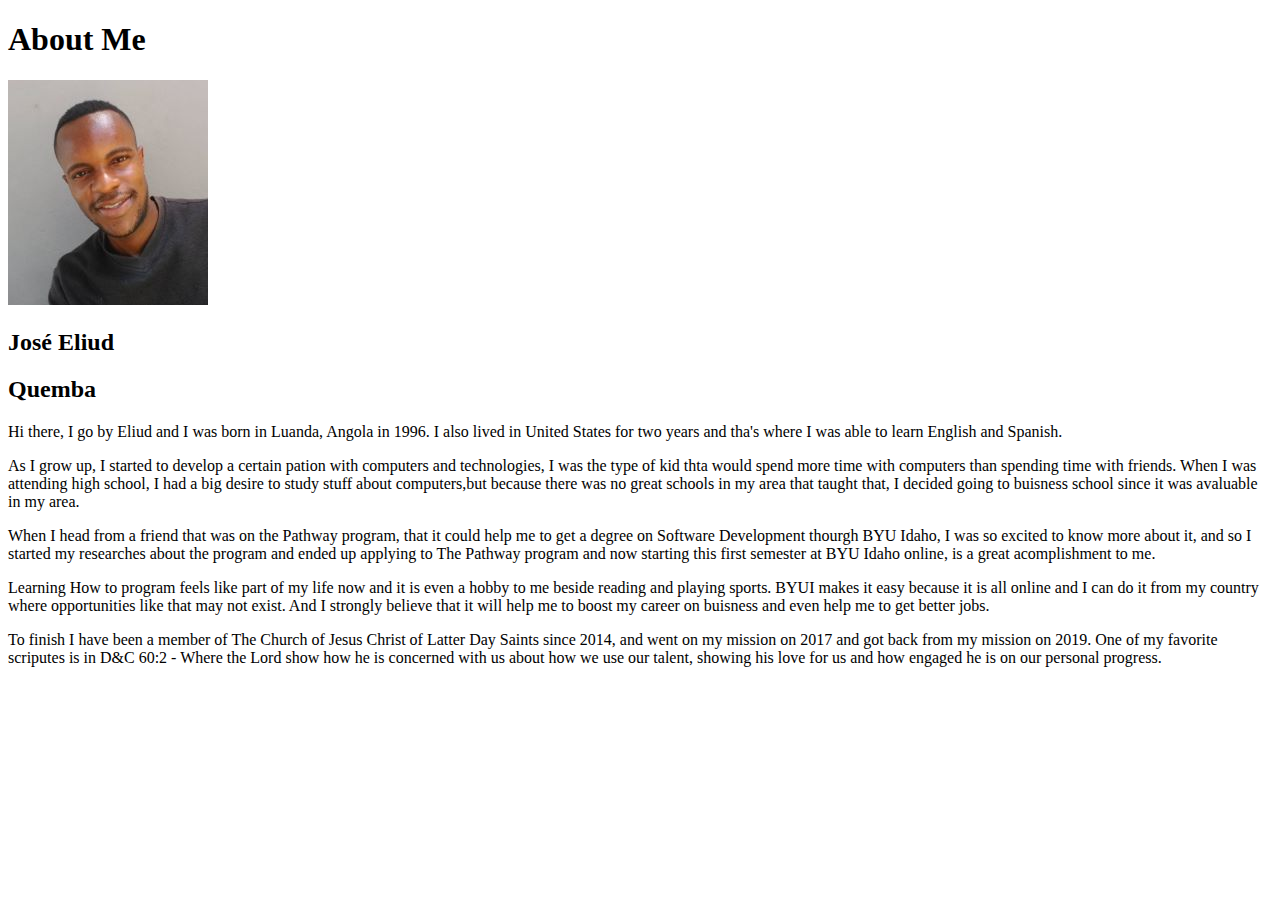
<file: AboutMe/index.html>
<!DOCTYPE html>
<html lang="en">
<head>
    <meta charset="UTF-8">
    <meta http-equiv="X-UA-Compatible" content="IE=edge">
    <meta name="viewport" content="width=device-width, initial-scale=1.0">
    <title>All About Me</title>
</head>
<body>
    <h1>About Me</h1>
    <img
    src="images/Eliud.jpg"
    alt="Image of me"
    />
    <h2>José Eliud</h2>
    <h2>Quemba</h2>
    <p>Hi there, I go by Eliud and I was born in Luanda, Angola in 1996. I also lived in 
    United States for two years and tha's where I was able to learn English and Spanish.</p>
    <p>As I grow up, I started to develop a certain pation with computers and technologies, I 
    was the type of kid thta would spend more time with computers than spending time with friends. 
    When I was attending high school, I had a big desire to study stuff about computers,but 
    because there was no great schools in my area that taught that, I decided going to buisness
    school since it was avaluable in my area.</p>
    <p>When I head from a friend that was on the Pathway program, that it could help me to get a 
    degree on Software Development thourgh BYU Idaho, I was so excited to know more about it, 
    and so I started my researches about the program and ended up applying to The Pathway 
    program and now starting this first semester at BYU Idaho online, is a great acomplishment 
    to me.</p>
    <p>Learning How to program feels like part of my life now and it is even a hobby to me beside 
    reading and playing sports. BYUI makes it easy because it is all online and I can do it from
    my country where opportunities like that may not exist. And I strongly believe that it will
    help me to boost my career on buisness and even  help me to get better jobs.</p>
    <p>To finish I have been a member of The Church of Jesus Christ of Latter Day Saints since 2014,
    and went on my mission on 2017 and got back from my mission on 2019. One of my favorite scriputes
    is in D&C 60:2 - Where the Lord show how he is concerned with us about how we use our talent, 
    showing his love for us and how engaged he is on our personal progress.
    </p>    
</body>
</html>
</file>
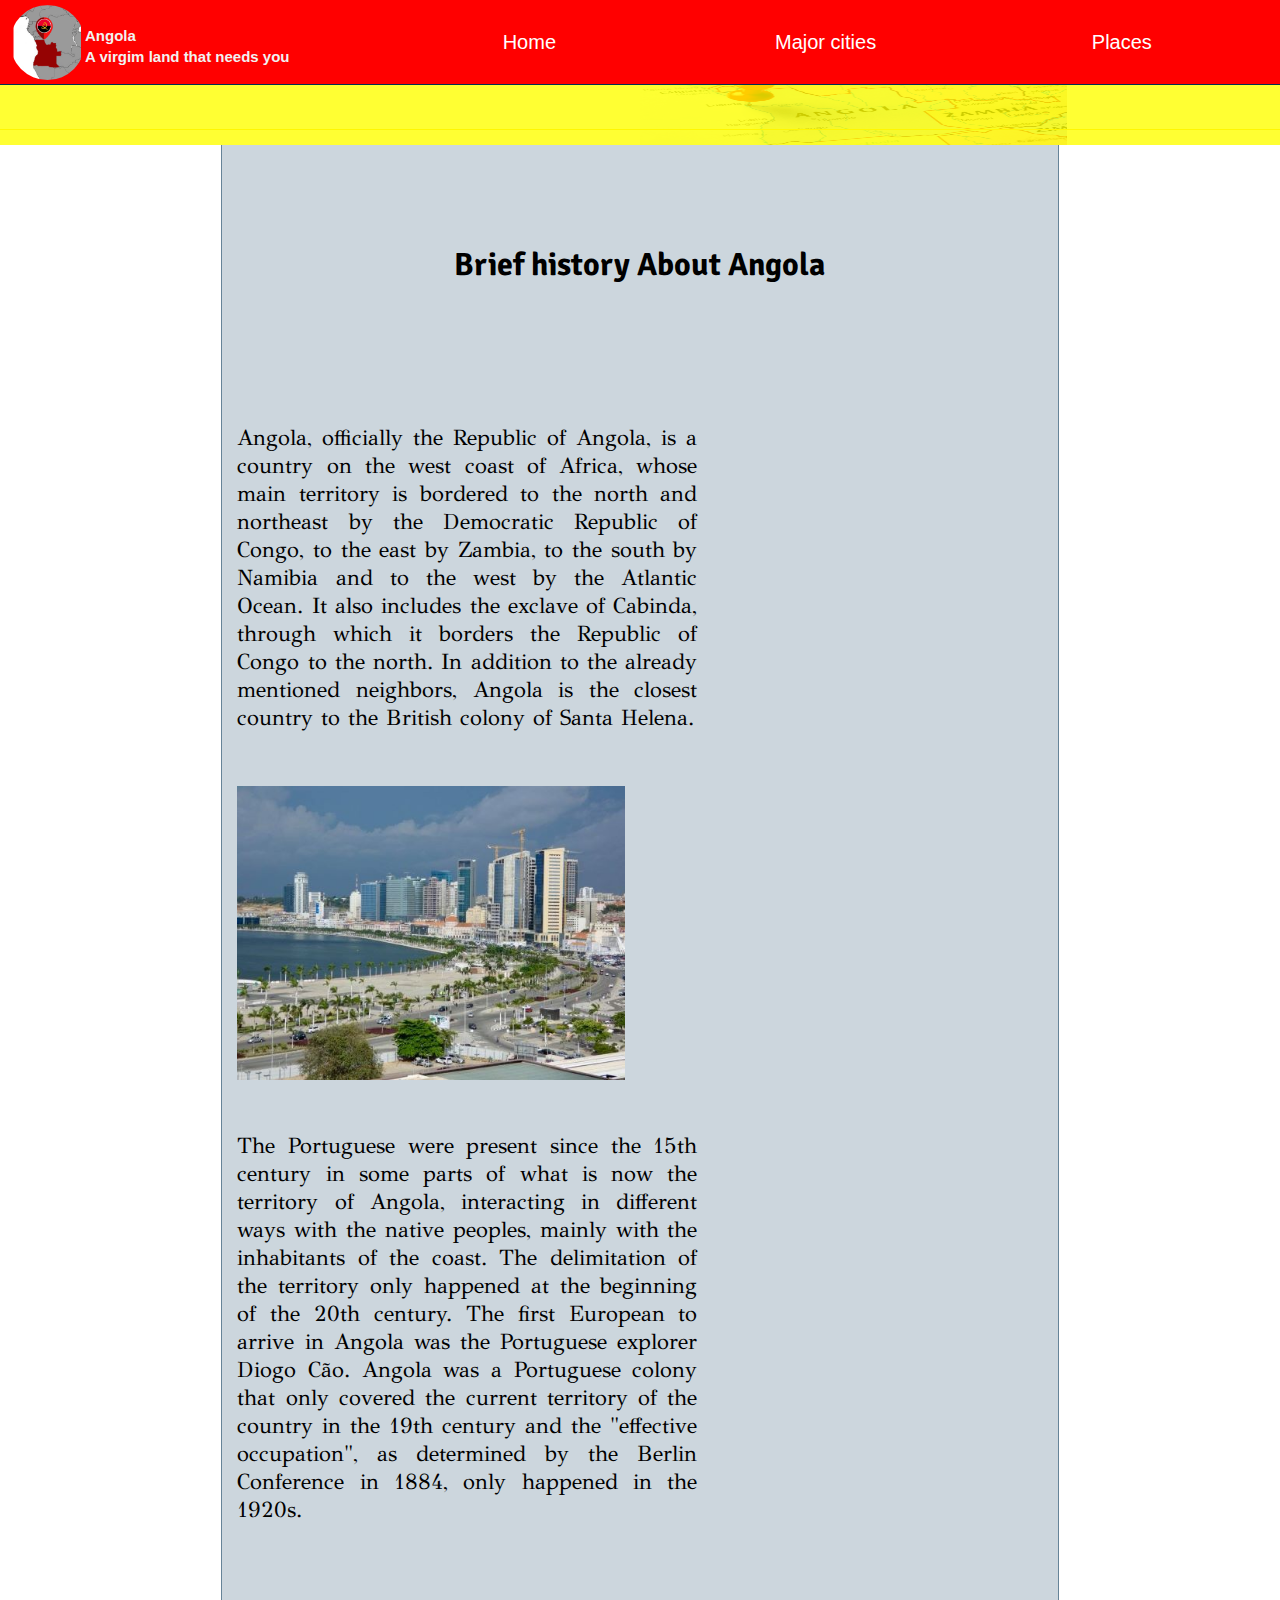
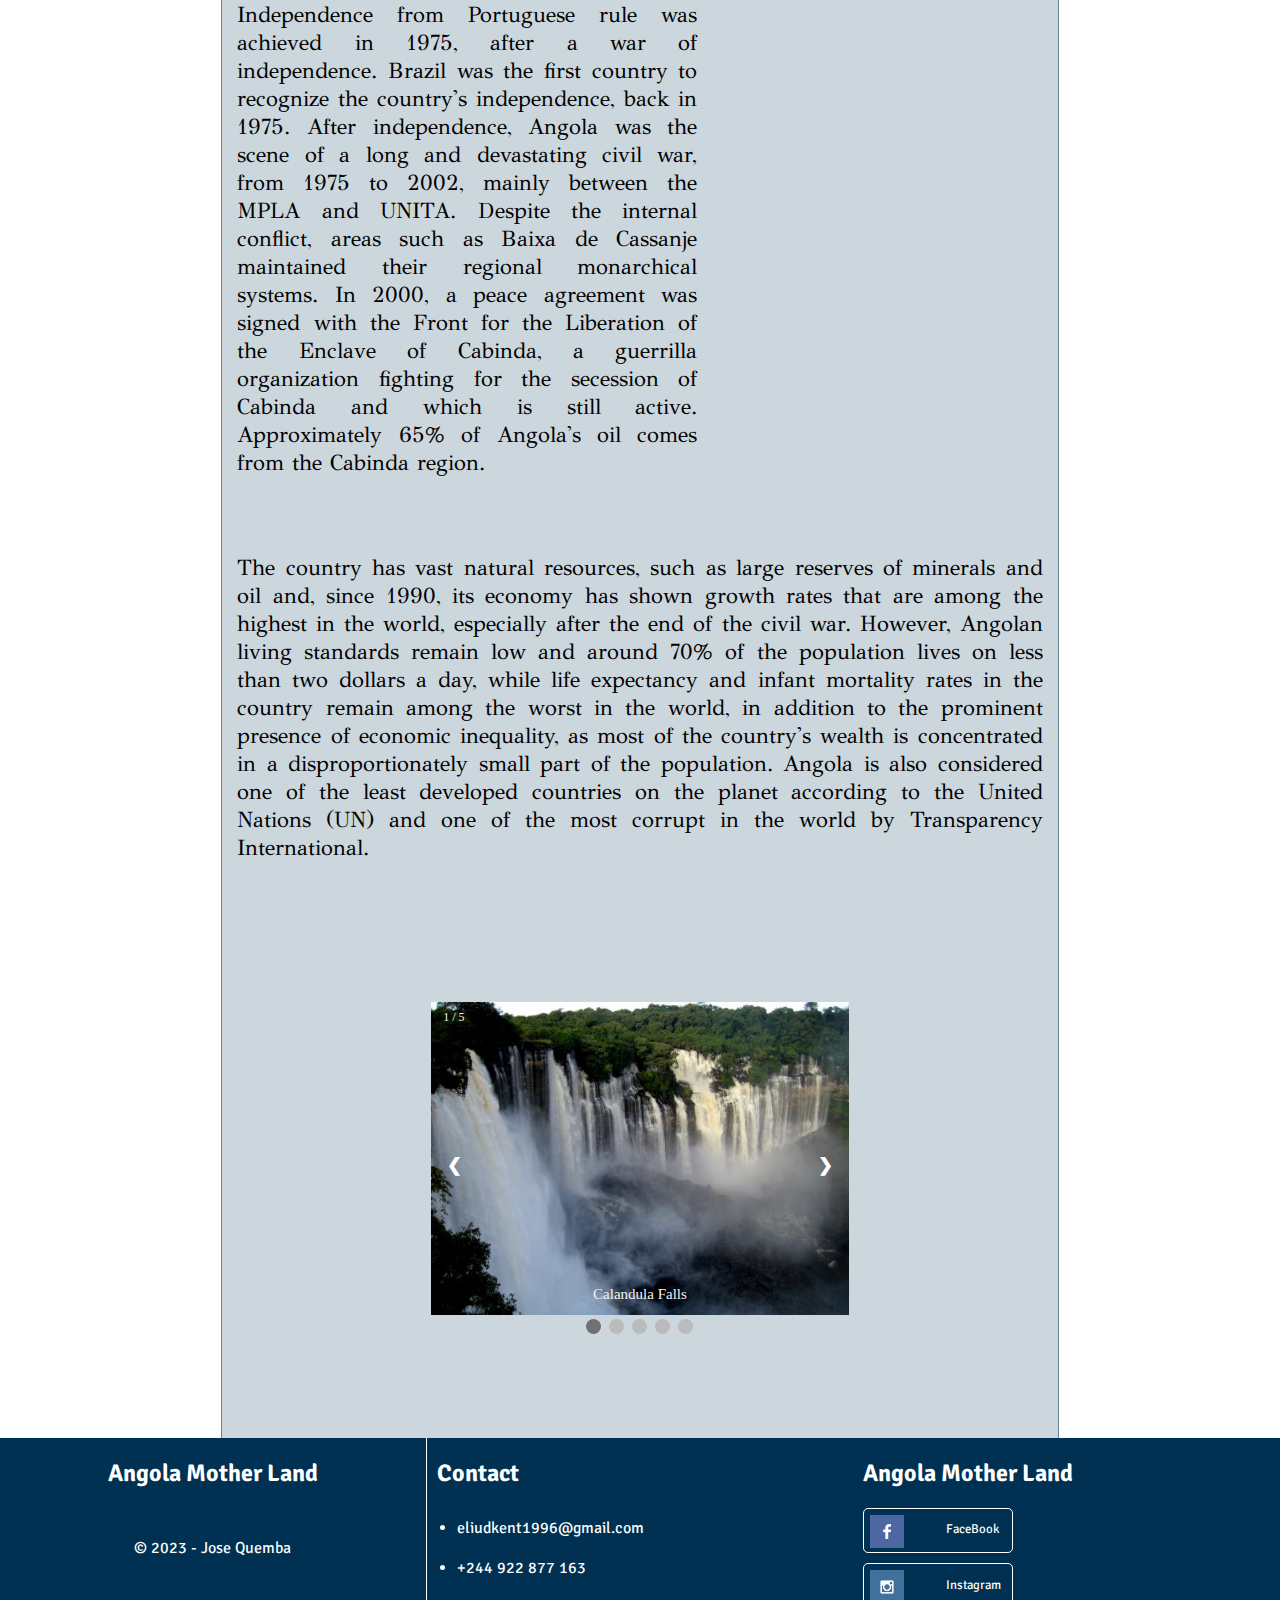
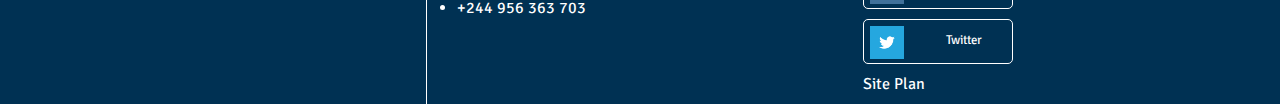
<file: ANG/index.html>
<!DOCTYPE html>
<html lang="en">
<head>
    <meta charset="UTF-8">
    <meta name="viewport" content="width=device-width, initial-scale=1.0">
    <title>Home</title>
    <link rel="stylesheet" href="styles/styles.css">
</head>
<body>
    <div class="whole-page">
        <header>
            <nav>
                <a href="index.html">
                    <img class="logo-Angola" src="images/LOGO_Angola_heart_of_Africa.png" alt="LOGO_Angola_heart_of_Africa">
                </a>

                <div>
                    <h2>Angola</h2>
                    <h2>A virgim land that needs you</h2>
                </div>

                <a href="index.html">Home</a>

                <a href="major-cities.html">Major cities</a>

                <a href="places.html">Places</a>
            </nav>

            <div class="lower-bar"></div>

            <img class="trasparent-map" src="images/map-img.png" alt="angolan map">
        </header>
        
        <main class="main-items">
            <h1>Brief history About Angola</h1>

            <p class="p-1">Angola, officially the Republic of Angola, is a country on the west coast of Africa, whose main 
                territory is bordered to the north and northeast by the Democratic Republic of Congo, to the east 
                by Zambia, to the south by Namibia and to the west by the Atlantic Ocean. It also includes the 
                exclave of Cabinda, through which it borders the Republic of Congo to the north. In addition to 
                the already mentioned neighbors, Angola is the closest country to the British colony of Santa Helena. 
            </p>

            <img src="images/Homeoptimizada-postedbytravel2unlimited.combarraangola-luanda-exploring-the-city.jpg" 
            alt="Luanda, posted by travel2unlimited.combarraangola-luanda-exploring-the-city">

            <p class="p-2">
                The Portuguese were present since the 15th century in some parts of what is now the territory 
                of Angola, interacting in different ways with the native peoples, mainly with the inhabitants of 
                the coast. The delimitation of the territory only happened at the beginning of the 20th century. 
                The first European to arrive in Angola was the Portuguese explorer Diogo Cão. Angola was a 
                Portuguese colony that only covered the current territory of the country in the 19th century and 
                the "effective occupation", as determined by the Berlin Conference in 1884, only happened in the 1920s.
            </p>

            <p class="p-3">
                Independence from Portuguese rule was achieved in 1975, after a war of independence. Brazil was 
                the first country to recognize the country's independence, back in 1975. After independence, 
                Angola was the scene of a long and devastating civil war, from 1975 to 2002, mainly between the 
                MPLA and UNITA. Despite the internal conflict, areas such as Baixa de Cassanje maintained their 
                regional monarchical systems. In 2000, a peace agreement was signed with the Front for the 
                Liberation of the Enclave of Cabinda, a guerrilla organization fighting for the secession of Cabinda 
                and which is still active. Approximately 65% of Angola's oil comes from the Cabinda region.
            </p>

            <p class="p-4">
                The country has vast natural resources, such as large reserves of minerals and oil and, since 1990, 
                its economy has shown growth rates that are among the highest in the world, especially after the end 
                of the civil war. However, Angolan living standards remain low and around 70% of the population 
                lives on less than two dollars a day, while life expectancy and infant mortality rates in the 
                country remain among the worst in the world, in addition to the prominent presence of economic 
                inequality, as most of the country's wealth is concentrated in a disproportionately small part of 
                the population. Angola is also considered one of the least developed countries on the planet 
                according to the United Nations (UN) and one of the most corrupt in the world by Transparency 
                International.
            </p>
        </main>

        <div class="slide">
            <div id="slideshow-container">
                <div class="mySlides fade">
                    <div class="numbertext">1 / 5</div>
                    <img src="images/places1-optimizado.jpg" alt="Calandula Falls">
                    <div class="text">Calandula Falls</div>
                </div>

                <div class="mySlides fade">
                    <div class="numbertext">2 / 5</div>
                    <img src="images/places2-optimizado.jpg" alt="Viewpoint of the Moon">
                    <div class="text">Viewpoint of the Moon</div>
                </div>

                <div class="mySlides fade">
                    <div class="numbertext">3 / 5</div>
                    <img src="images/places3-optimizado.jpg" alt="Quissama">
                    <div class="text">Quissama, Kissama or Kisama</div>
                </div>

                <div class="mySlides fade">
                    <div class="numbertext">4 / 5</div>
                    <img src="images/places4-optimizado.jpg" alt="Serra da Leba">
                    <div class="text">Serra da Leba</div>
                </div>

                <div class="mySlides fade">
                    <div class="numbertext">5 / 5</div>
                    <img src="images/places5-optimizado.jpg" alt="Tundavala Gap">
                    <div class="text">Tundavala Gap</div>
                </div>
                
                <!-- Next and previous buttons -->
                <a class="prev" onclick="plusSlides(-1)">❮</a>
                <a class="next" onclick="plusSlides(1)">❯</a>
            </div>
        
            <!-- The dots/circles -->
            <div style="text-align:center">
                <span class="dot" onclick="currentSlide(1)"></span>
                <span class="dot" onclick="currentSlide(2)"></span>
                <span class="dot" onclick="currentSlide(3)"></span>
                <span class="dot" onclick="currentSlide(4)"></span>
                <span class="dot" onclick="currentSlide(5)"></span>
            </div>
        </div>

        <footer>
            <div class="footer-1">
                <h2 class="footer-Angola">Angola Mother Land</h2>
                <p>&copy; 2023 - Jose Quemba</p>
            </div>
            <div class="footer-2">
                <h2 class="footer-Contact">Contact</h2>
                <ul>
                    <li>eliudkent1996@gmail.com</li>
                    <li>+244 922 877 163</li>
                    <li>+244 956 363 703</li>
                </ul>
            </div>
            <div class="footer-3">
                <h2 class="Social-media">Angola Mother Land</h2>

                <div class="facebook-bottom">
                    <a href="https://web.facebook.com/jose.eliud.79" target="_blank">
                        <img src="images/facebook.png" alt="facebook icon">
                    </a>
                    <a href="https://web.facebook.com/jose.eliud.79" target="_blank">
                        <p>FaceBook</p>
                    </a>
                </div>

                <div class="instagram-bottom">
                    <a href="https://www.instagram.com/jose.eliud.79/" target="_blank">
                        <img src="images/instagram.png" alt="instagram icon">
                    </a>
                    <a href="https://www.instagram.com/jose.eliud.79/" target="_blank">
                        <p>Instagram</p>
                    </a>
                </div>

                <div class="twitter-bottom">
                    <a href="https://twitter.com" target="_blank">
                        <img src="images/twitter.png" alt="twitter icon">
                    </a>
                    <a href="https://twitter.com" target="_blank">
                        <p>Twitter</p>
                    </a>
                </div>

                <div class="site-plan">
                    <a href="site-plan.html" target="_blank">Site Plan</a>
                </div>
            </div>
        </footer>
    </div>
    
    <script>
        let slideIndex = 1;
        showSlides(slideIndex);
        
        function plusSlides(n) {
          showSlides(slideIndex += n);
        }
        
        function currentSlide(n) {
          showSlides(slideIndex = n);
        }
        
        function showSlides(n) {
          let i;
          let slides = document.getElementsByClassName("mySlides");
          let dots = document.getElementsByClassName("dot");
          if (n > slides.length) {slideIndex = 1}    
          if (n < 1) {slideIndex = slides.length}
          for (i = 0; i < slides.length; i++) {
            slides[i].style.display = "none";  
          }
          for (i = 0; i < dots.length; i++) {
            dots[i].className = dots[i].className.replace(" active", "");
          }
          slides[slideIndex-1].style.display = "block";  
          dots[slideIndex-1].className += " active";
        }
    </script>
</body>
</html>
</file>
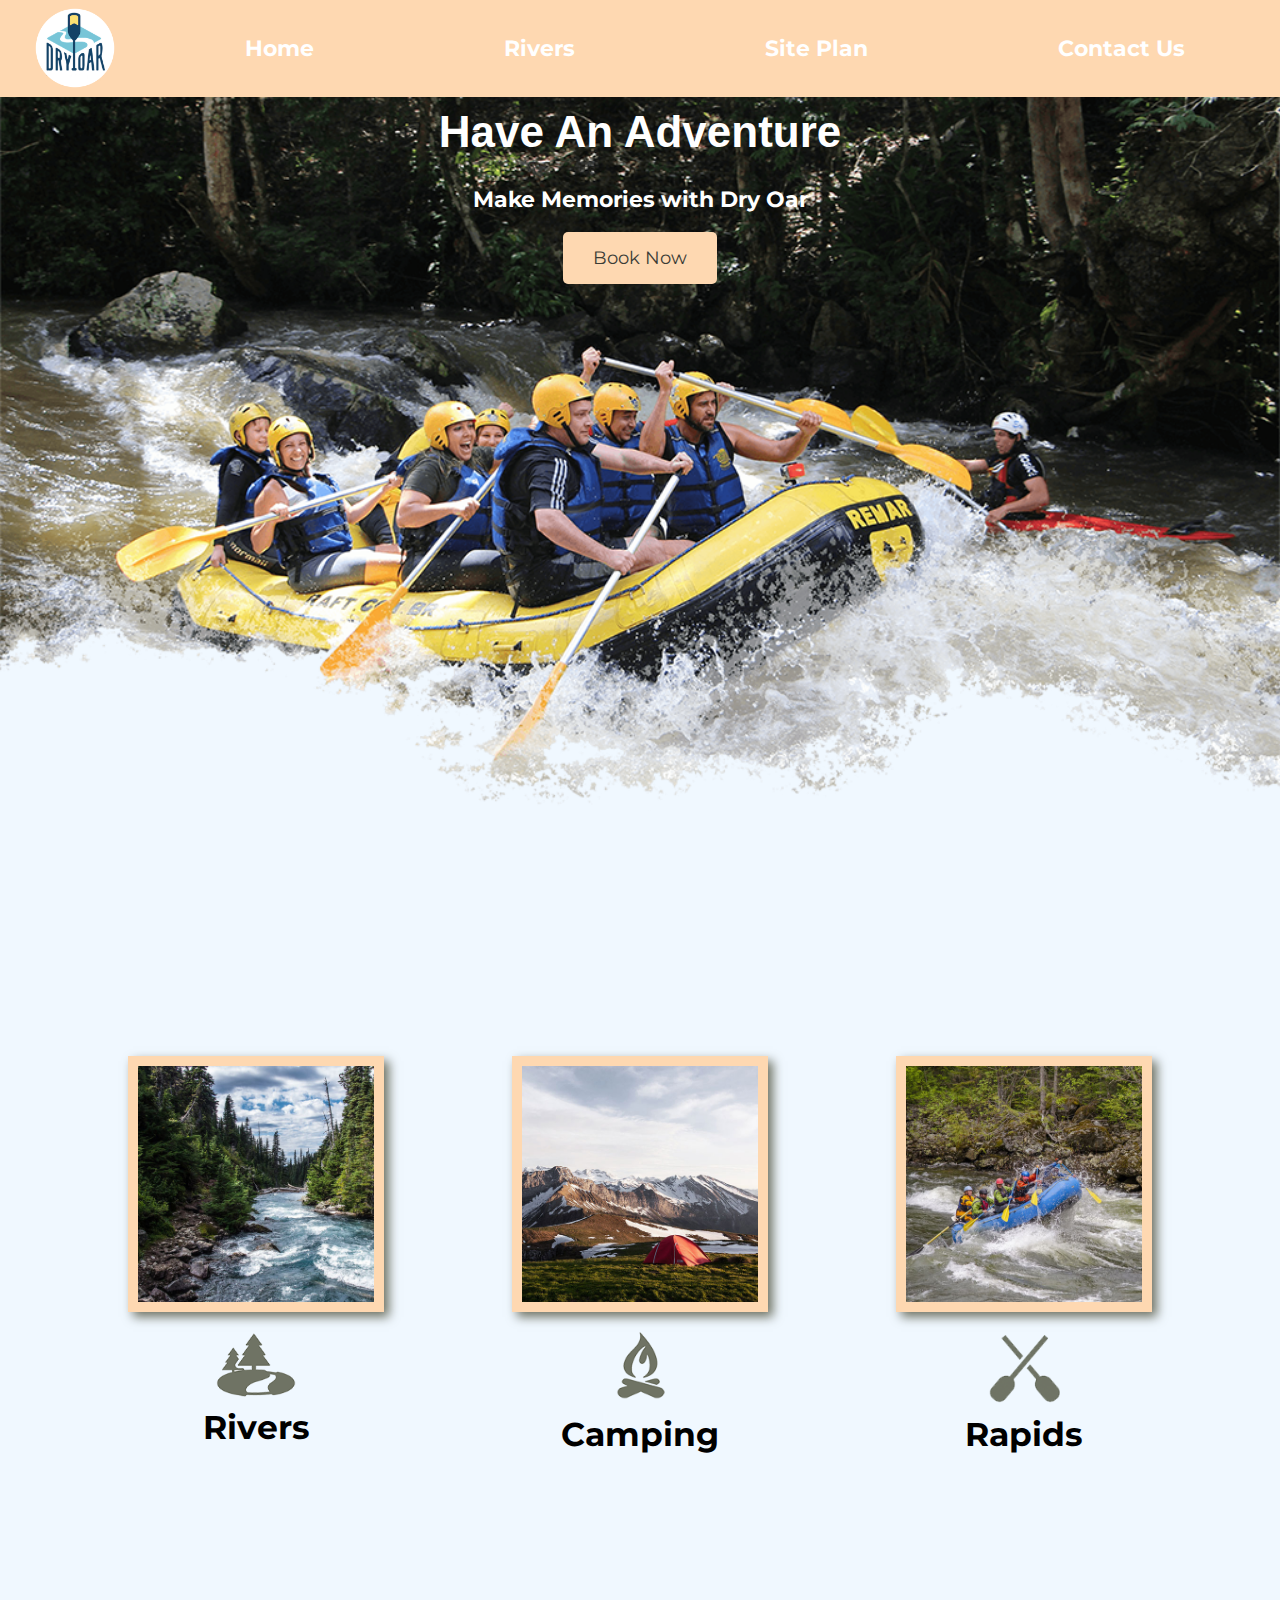
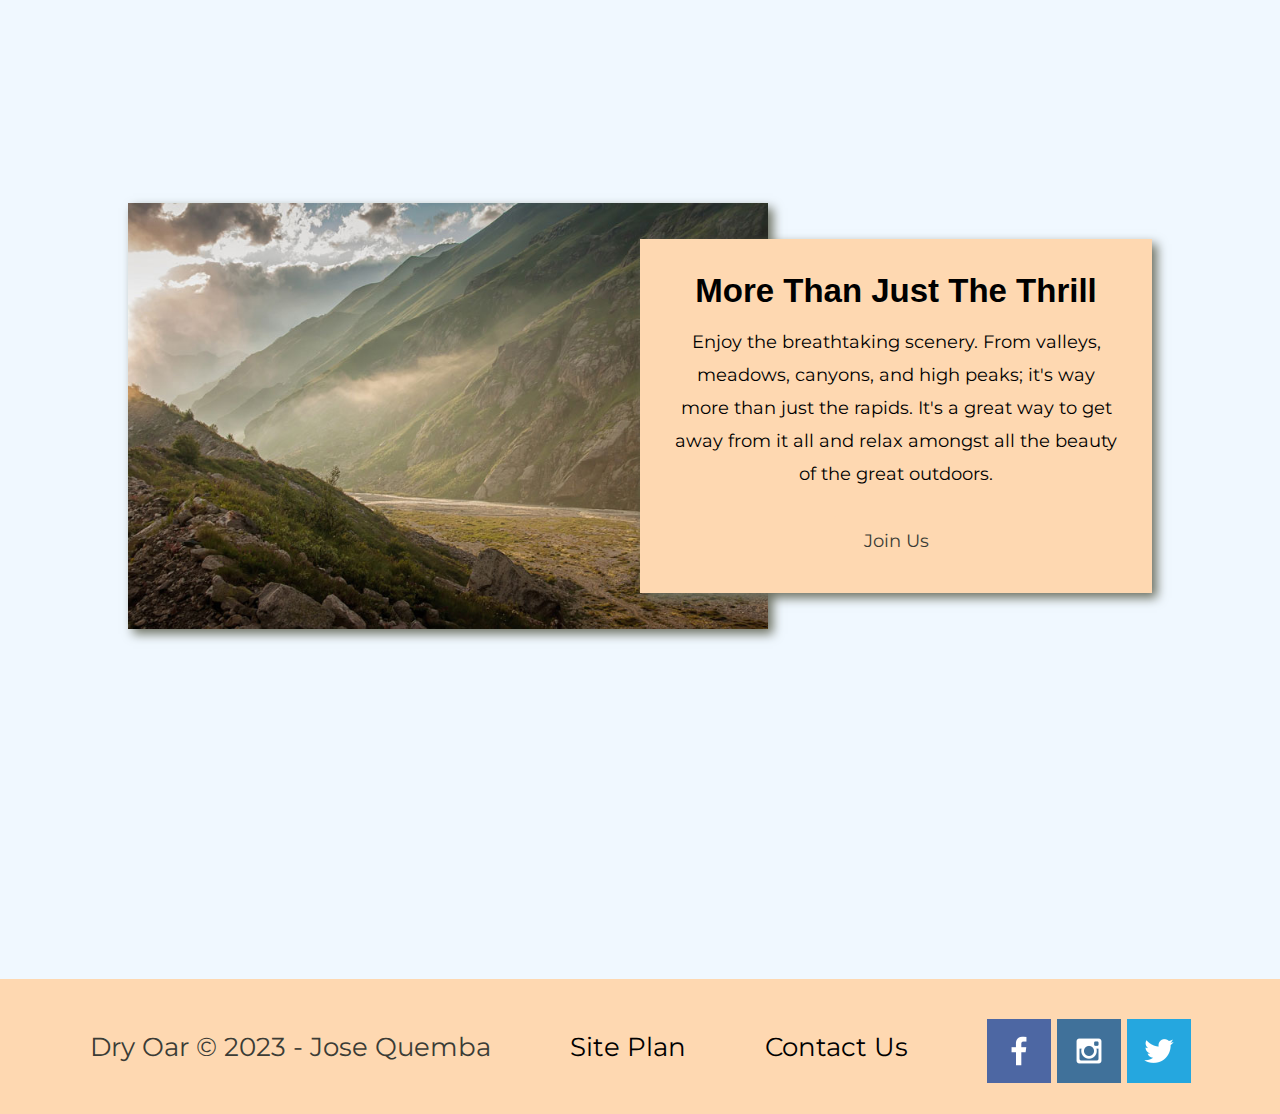
<file: wwr/index.html>
<!DOCTYPE html>
<html lang="en">
<head>
    <meta charset="UTF-8">
    <meta http-equiv="X-UA-Compatible" content="IE=edge">
    <meta name="viewport" content="width=device-width, initial-scale=1.0">
    <title>rivers</title>
    <link rel="stylesheet" href="styles/style.css">
</head>
<body>
    <div id="content">
        <header>
            <a id="logo_link" href="index.html"> 
                <img class="logo" src="images/logo.png" alt="Dry Oar Logo">
            </a>
            <nav>
                <a href="index.html"><strong>Home</strong></a>
                <a href="rivers.html"><strong>Rivers</strong></a>
                <a href="https://josequemba.github.io/wdd130/wwr/site-plan-rafting.html"><strong>Site Plan</strong></a>
                <a href="contactus.html"><strong>Contact Us</strong></a>
            </nav>
        </header>
        <div id="hero">
            <div id="hero-box">
                <img id="hero-img" src="images/hero.png" 
                alt="People enjoying white water rafting">
            </div>
            <section id="hero-msg">
                <h1 class="home-title">Have An Adventure</h1> 
                <h4>Make Memories with Dry Oar</h4>
                <div class="button-box">
                    <a class="book" href="contactus.html">Book Now</a>
                </div>
            </section>
        </div>
        <main class="home-grid">
            <section class="rivers-card">
                <img class="card-img" src="images/rivers.jpg" alt="river in forest">
                <img class="icon" src="images/river_icon.png" alt="river icon">
                <h2>Rivers</h2>
            </section>
            <section class="camping-card">
                <img class="card-img" src="images/camping.jpg" alt="tent in mountains">
                <img class="icon" src="images/fire_icon.png" alt="fire icon">
                <h2>Camping</h2>
            </section>
            <section class="rapids-card">
                <img class="card-img" src="images/rapids.jpg" alt="rafting boat">
                <img class="icon" src="images/oars.png" alt="oars icon">
                <h2>Rapids</h2>
            </section>
            <div id="background"></div>
            <img class="mountains" src="images/mountains.jpg" alt="Misty mountains">
            <section class="msg">
                <h2>More Than Just The Thrill</h2>
                <p>Enjoy the breathtaking scenery. From valleys, meadows, canyons, and high peaks; it's way more than just the rapids. It's a great way to get away from it all and relax amongst all the beauty of the great outdoors. </p>
                <a class='join' href="rivers.html">Join Us</a>
            </section>
        </main>
        <footer>
            <p>Dry Oar &copy; 2023 - Jose Quemba</p>
            <p><a href="site-plan-rafting.html">Site Plan</a></p>
            <p><a href="contactus.html">Contact Us</a></p>
            <div class="social">
                <a href="https://web.facebook.com/jose.eliud.79" target="_blank">
                    <img src="images/facebook.png" alt="Facebook icon">
                </a>
                <a href="https://www.instagram.com/jose.eliud.79/" target="_blank">
                    <img src="images/instagram.png" alt="Instagram icon">
                </a>
                <a href="https://twitter.com" target="_blank">
                    <img src="images/twitter.png" alt="WhatsApp icon">
                </a>
            </div>
        </footer>
    </div>
</body>
</html>
</file>
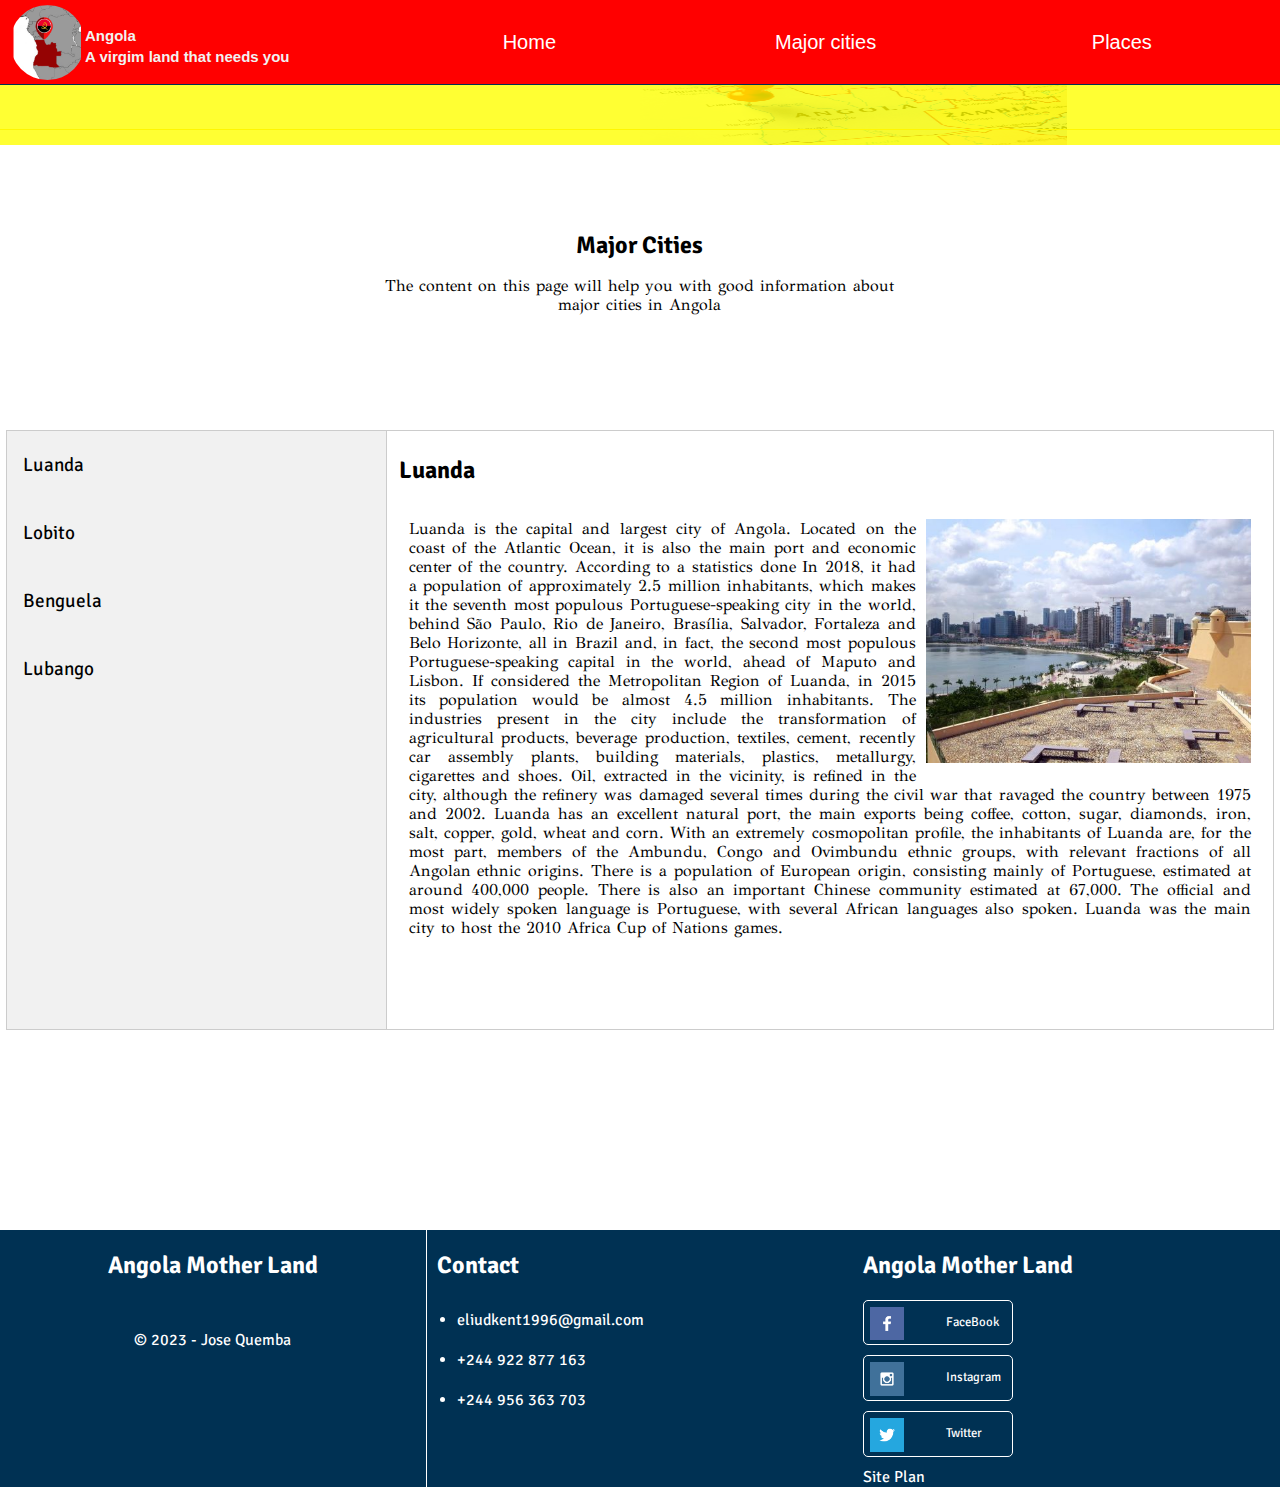
<file: ANG/major-cities.html>
<!DOCTYPE html>
<html lang="en">
<head>
    <meta charset="UTF-8">
    <meta name="viewport" content="width=device-width, initial-scale=1.0">
    <title>Home</title>
    <link rel="stylesheet" href="styles/styles.css">
</head>
<body>
    <div class="whole-page">
        <header>
            <nav>
                <a href="index.html">
                    <img class="logo-Angola" src="images/LOGO_Angola_heart_of_Africa.png" alt="LOGO_Angola_heart_of_Africa">
                </a>

                <div>
                    <h2>Angola</h2>
                    <h2>A virgim land that needs you</h2>
                </div>

                <a href="index.html">Home</a>

                <a href="major-cities.html">Major cities</a>

                <a href="places.html">Places</a>
            </nav>

            <div class="lower-bar"></div>

            <img class="trasparent-map" src="images/map-img.png" alt="angolan map">
        </header>
        
        <main class="major-cities">
            <div class="head-city">
                <h1>Major Cities</h1>
                <p>The content on this page will help you with good information about major cities in Angola</p>
            </div>
            
            <div class="tab-v">
                <div class="vert-tab-container">
                    <button class="tablinks" onclick="openCity(event, 'Luanda')">Luanda</button>
                    <button class="tablinks" onclick="openCity(event, 'Lobito')">Lobito</button>
                    <button class="tablinks" onclick="openCity(event, 'Benguela')">Benguela</button>
                    <button class="tablinks" onclick="openCity(event, 'Lubango')">Lubango</button>
                </div>

                <div id="Luanda" class="tabcontent">
                    <h3>Luanda</h3>
                    <img src="images/Mejorcity-optimizada.jpg" alt="Luanda">
                    <p>Luanda is the capital and largest city of Angola. Located on the coast of the Atlantic Ocean, it is also the main port and economic center of the country. 
                        According to a statistics done In 2018, it had a population of approximately 2.5 million inhabitants, which makes it the seventh most populous Portuguese-speaking city in the world, behind São Paulo, Rio de Janeiro, Brasília, Salvador, Fortaleza and Belo Horizonte, all in Brazil and, in fact, the second most populous Portuguese-speaking capital in the world, ahead of Maputo and Lisbon. If considered the Metropolitan Region of Luanda, in 2015 its population would be almost 4.5 million inhabitants.
                        The industries present in the city include the transformation of agricultural products, beverage production, textiles, cement, recently car assembly plants, building materials, plastics, metallurgy, cigarettes and shoes. Oil, extracted in the vicinity, is refined in the city, although the refinery was damaged several times during the civil war that ravaged the country between 1975 and 2002. Luanda has an excellent natural port, the main exports being coffee, cotton, sugar, diamonds, iron, salt, copper, gold, wheat and corn.
                        With an extremely cosmopolitan profile, the inhabitants of Luanda are, for the most part, members of the Ambundu, Congo and Ovimbundu ethnic groups, with relevant fractions of all Angolan ethnic origins. There is a population of European origin, consisting mainly of Portuguese, estimated at around 400,000 people. There is also an important Chinese community estimated at 67,000. The official and most widely spoken language is Portuguese, with several African languages also spoken. Luanda was the main city to host the 2010 Africa Cup of Nations games.
                    </p>
                </div>
                
                <div id="Lobito" class="tabcontent">
                    <h3>Lobito</h3>
                    <img src="images/Mejocity2-optimizado.jpg" alt="Lobito">
                    <p>Lobito is a city and municipality in the province of Benguela, in Angola, located on the coast of the Atlantic Ocean.
                        According to population projections for 2018, prepared by the National Institute of Statistics, it has a population of 436,467 inhabitants and a territorial area of 3,648 km², making it the second most populous municipality in the province, second only to Benguela.
                        It is limited to the north by the municipality of Sumbe, to the east by the municipality of Bocoio, to the south by the municipality of Catumbela and to the west by the Atlantic Ocean.
                        One of the nation's logistical hubs, it has its links in the important port and rail terminals, as well as in the continental road network, which connect it to the rest of the country, taking it to the east coast of Africa.
                    </p>
                </div>
                
                <div id="Benguela" class="tabcontent">
                    <h3>Benguela</h3>
                    <img src="images/Mejorcity3-optimizado.jpg" alt="Benguela">
                    <p>Benguela is a city and municipality, capital of the province of Benguela, in western Angola, composed only of the seat commune, which is organized into six zones.
                        According to population projections for 2018, prepared by the National Institute of Statistics, it has a population of 623,777 inhabitants and a land area of 2,100 km², making it the most populous municipality in the province and the tenth most populous in the nation.
                        It is limited to the north by the municipality of Catumbela, to the east by the municipalities of Bocoio and Caimbambo, to the south by the municipality of Baía Farta and to the west by the Atlantic Ocean.
                    </p>
                </div>

                <div id="Lubango" class="tabcontent">
                    <h3>Lubango</h3>
                    <img src="images/Mejorcity4-optimizado.jpg" alt="Lubango">
                    <p>Lubango is a city and municipality in Angola, capital of the province of Huíla.
                        According to population projections for 2018, prepared by the National Institute of Statistics, it has a population of 876,339 inhabitants and a land area of 3,147 km², making it the most populous municipality in the province, in the southern region of Angola, and the sixth most populous in the country. , the first outside the province of Luanda.
                        It developed mainly from the "colony of Sá da Bandeira", taking that name between 1884 and 1975, while the municipality was always called Lubango. After the country's independence, both the city and the municipality took the name of Lubango definitively.
                        The city of Lubango forms with its neighbors Chibia and Humpata the virtual Metropolitan Region of Lubango, an area of strong conurbation and connection of urban services.
                    </p>
                </div>
            </div>    
        </main>
    
        <footer>
            <div class="footer-1">
                <h2 class="footer-Angola">Angola Mother Land</h2>
                <p>&copy; 2023 - Jose Quemba</p>
            </div>
            <div class="footer-2">
                <h2 class="footer-Contact">Contact</h2>
                <ul>
                    <li>eliudkent1996@gmail.com</li>
                    <li>+244 922 877 163</li>
                    <li>+244 956 363 703</li>
                </ul>
            </div>
            <div class="footer-3">
                <h2 class="Social-media">Angola Mother Land</h2>

                <div class="facebook-bottom">
                    <a href="https://web.facebook.com/jose.eliud.79" target="_blank">
                        <img src="images/facebook.png" alt="facebook icon">
                    </a>
                    <a href="https://web.facebook.com/jose.eliud.79" target="_blank">
                        <p>FaceBook</p>
                    </a>
                </div>

                <div class="instagram-bottom">
                    <a href="https://www.instagram.com/jose.eliud.79/" target="_blank">
                        <img src="images/instagram.png" alt="instagram icon">
                    </a>
                    <a href="https://www.instagram.com/jose.eliud.79/" target="_blank">
                        <p>Instagram</p>
                    </a>
                </div>

                <div class="twitter-bottom">
                    <a href="https://twitter.com" target="_blank">
                        <img src="images/twitter.png" alt="twitter icon">
                    </a>
                    <a href="https://twitter.com" target="_blank">
                        <p>Twitter</p>
                    </a>
                </div>

                <div>
                    <a href="site-plan.html" target="_blank">Site Plan</a>
                </div>
            </div>
        </footer>
    </div>

    <script>
        function openCity(evt, cityName) {
            // Declare all variables
            var i, tabcontent, tablinks;

            // Get all elements with class="tabcontent" and hide them
            tabcontent = document.getElementsByClassName("tabcontent");
            for (i = 0; i < tabcontent.length; i++) {
                tabcontent[i].style.display = "none";
            }

            // Get all elements with class="tablinks" and remove the class "active"
            tablinks = document.getElementsByClassName("tablinks");
            for (i = 0; i < tablinks.length; i++) {
                tablinks[i].className = tablinks[i].className.replace(" active", "");
            }

            // Show the current tab, and add an "active" class to the link that opened the tab
            document.getElementById(cityName).style.display = "block";
            evt.currentTarget.className += " active";
            }
    </script>
</body>
</html>
</file>
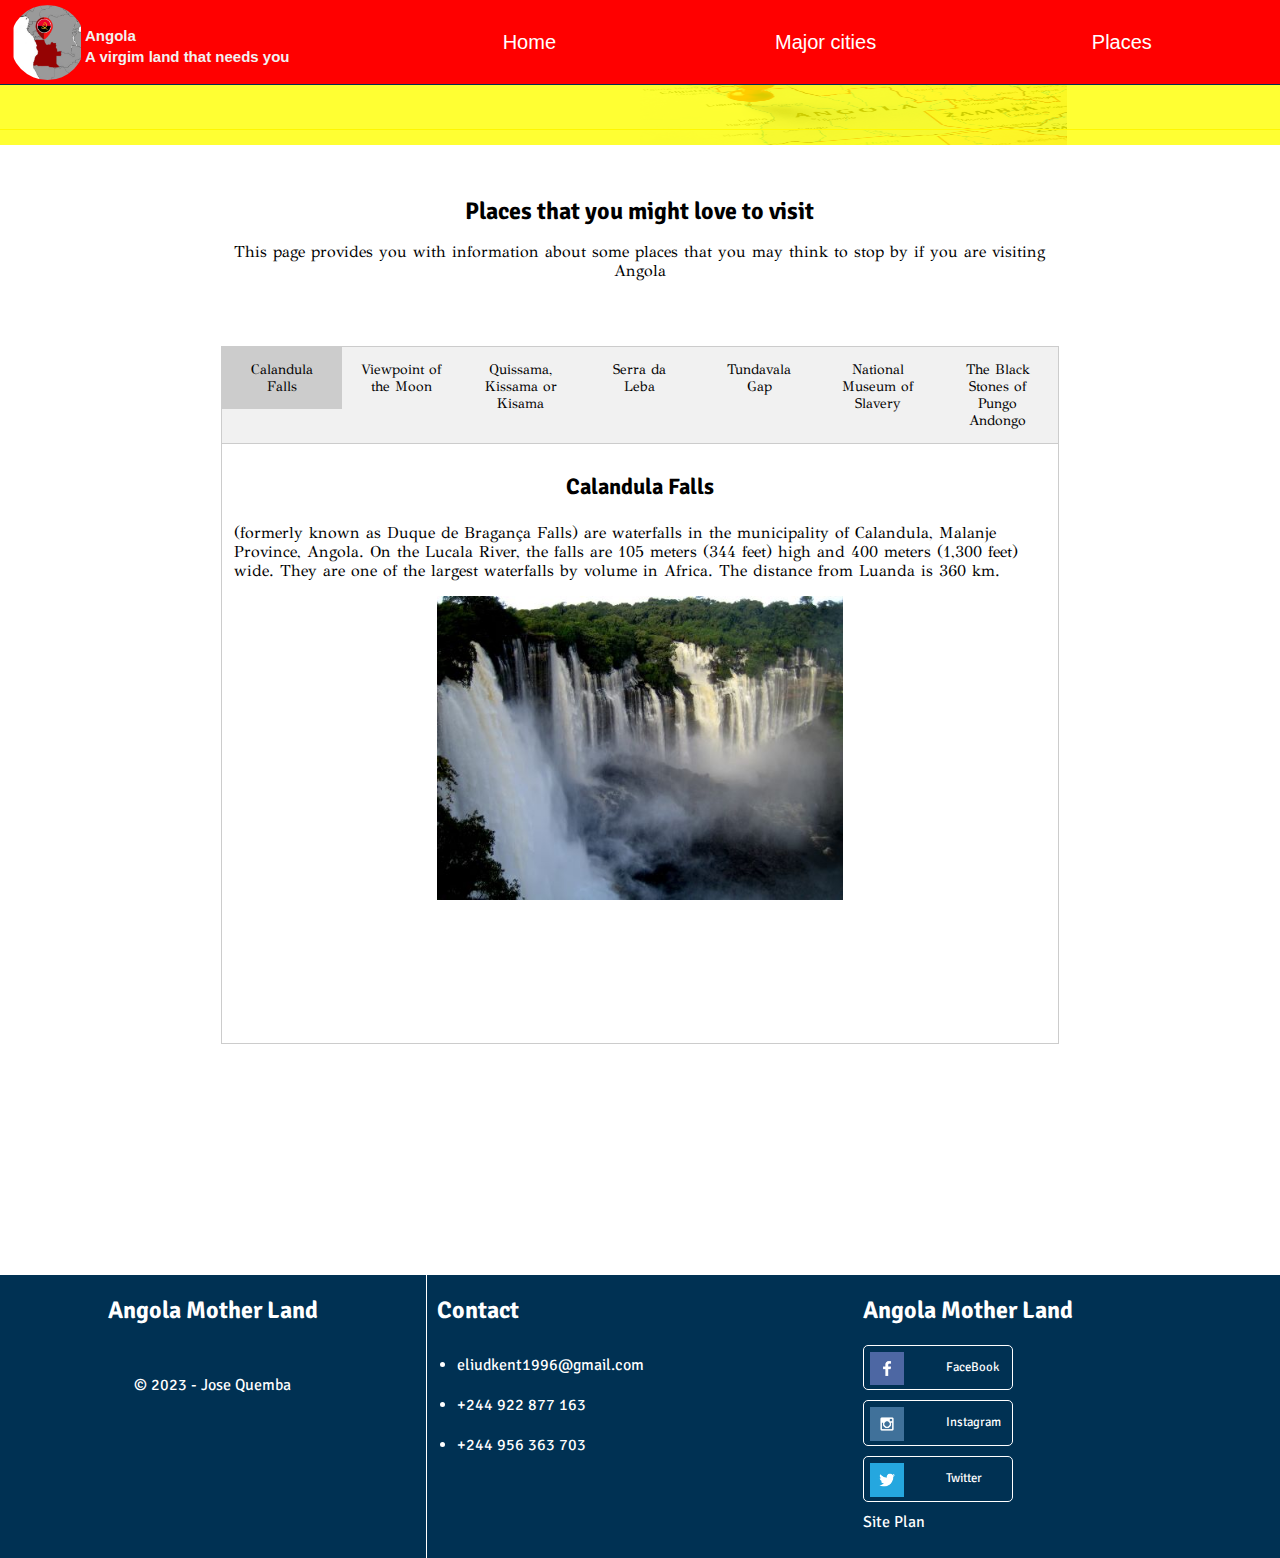
<file: ANG/places.html>
<!DOCTYPE html>
<html lang="en">
<head>
    <meta charset="UTF-8">
    <meta name="viewport" content="width=device-width, initial-scale=1.0">
    <title>Home</title>
    <link rel="stylesheet" href="styles/styles.css">
</head>
<body>
    <div class="whole-page">
        <header>
            <nav>
                <a href="index.html">
                    <img class="logo-Angola" src="images/LOGO_Angola_heart_of_Africa.png" alt="LOGO_Angola_heart_of_Africa">
                </a>

                <div>
                    <h2>Angola</h2>
                    <h2>A virgim land that needs you</h2>
                </div>

                <a href="index.html">Home</a>

                <a href="major-cities.html">Major cities</a>

                <a href="places.html">Places</a>
            </nav>

            <div class="lower-bar"></div>

            <img class="trasparent-map" src="images/map-img.png" alt="angolan map">
        </header>
        
        <main class="main-place">
            <div class="head-places">
                <h1>Places that you might love to visit</h1>
                <p>This page provides you with information about some places that you may think to stop by if you are visiting Angola</p>
            </div>

            <div class="tab">
                <button class="tablinks" onclick="openCity(event, 'Calandula-Falls')" id="defaultOpen">Calandula Falls</button>
                <button class="tablinks" onclick="openCity(event, 'Viewpoint-of-the-Moon')">Viewpoint of the Moon</button>
                <button class="tablinks" onclick="openCity(event, 'Quissama,-Kissama-or-Kisama')">Quissama, Kissama or Kisama</button>
                <button class="tablinks" onclick="openCity(event, 'Serra-da-Leba')">Serra da Leba</button>
                <button class="tablinks" onclick="openCity(event, 'Tundavala-Gap')">Tundavala Gap</button>
                <button class="tablinks" onclick="openCity(event, 'National-Museum-of-Slavery')">National Museum of Slavery</button>
                <button class="tablinks" onclick="openCity(event, 'The-Black-Stones-of-Pungo-Andongo')">The Black Stones of Pungo Andongo</button>
            </div>

            <div id="Calandula-Falls" class="tabcontent">
                <h3>Calandula Falls</h3>
                <p>(formerly known as Duque de Bragança Falls) are waterfalls in the municipality of Calandula, Malanje Province, Angola. On the Lucala River, the falls are 105 meters (344 feet) high and 400 meters (1,300 feet) wide. They are one of the largest waterfalls by volume in Africa. The distance from Luanda is 360 km.
                </p>
                <img src="images/places1-optimizado.jpg" alt="Calandula Falls">
            </div>
            
            <div id="Viewpoint-of-the-Moon" class="tabcontent">
                <h3>Viewpoint of the Moon</h3>
                <p>The Moon Viewpoint is a set of cliffs 40 km south of Luanda, in the municipality of Samba in Angola. Over time, erosion caused by wind and rain created the kind of lunar-martian landscape that we find today. This was the backdrop of the film “The Moon Lookout” from the Portuguese director Jorge António, the first Portuguese-Angolan film co-production, shot in 1993 and got the special prize at the Gramado Festival, Brazil.
                    Today you can enjoy a stop during the latter part of the day at the “Grand Canyon” of Angola, unique on the planet and only found, in a similar aspect, in the Republic of Congo in much smaller formations, and in Madagascar in grey color.
                    This is the only such cliffs in Africa with this geological formation of stunning almost Martian beauty.The tour will start at the Kissama National Park, where after visiting the park you can have lunch at Pousada Cuanza (not included.) After that, will stop at the Moon Viewpoint, where you’re able to watch the sunset reflected in such a beautiful work of nature.
                </p>
                <img src="images/places2-optimizado.jpg" alt="Viewpoint of the Moon">
            </div>
            
            <div id="Quissama,-Kissama-or-Kisama" class="tabcontent">
                <h3>Quissama, Kissama or Kisama</h3>
                <p>Is an Angolan national park, located in the municipality of Quissama, currently in the province of Luanda. It occupies an area of 9,600 km².
                    Diversity in the species that we can find in this natural park, from elephants, giraffes, bambis, fan, turtles, snakes, wildebeests, crocodiles, springboks, hippos, zebras, manatees, various birds, squirrels, monkeys and among others can be found on this park.
                </p>
                <img src="images/places3-optimizado.jpg" alt="Quissama, Kissama or Kisama">
            </div>

            <div id="Serra-da-Leba" class="tabcontent">
                <h3>Serra da Leba</h3>
                <p>is a mountain range in the province of Namibe, in Angola.
                    Located near the city of Lubango, Serra da Leba is famous for its altitude (Mount Moco at 2,620 meters (8,600 ft) is the highest mountain in Angola), for its beauty and also for the Serra da Leba pass and road up to 1,845 m altitude.
                </p>
                <img src="images/places4-optimizado.jpg" alt="Serra da Leba">
            </div>

            <div id="Tundavala-Gap" class="tabcontent">
                <h3>Tundavala Gap</h3>
                <p>(in Portuguese, Fenda da Tundavala) is a viewpoint in the rim of the great escarpment called Serra da Leba. It is located some 18 km from the city of Lubango, in Huíla province, Angola.
                    The escarpment marks the western limit of Bié Plateau. The altitude at the rim exceeds 2200 m, while the plain below is approximately 1200 m lower, which creates a rather impressive view, encompassing a distance of tens of kilometers.
                    Tundavala National Stadium, in Lubango, which hosted the matches of Group D in the 2010 African Cup of Nations is named after Tundavala Gap.
                </p>
                <img src="images/places5-optimizado.jpg" alt="Tundavala Gap">
            </div>

            <div id="National-Museum-of-Slavery" class="tabcontent">
                <h3>National Museum of Slavery</h3>
                <p>The National Slavery Museum is a cultural heritage site that guards the original pieces of valuable items that were used at the time of the slave trade. Discover the history of Angola.
                    Located in Morro da Cruz, in the Luanda city, the National Slavery Museum is an important cultural heritage of Angola dedicated to preserving the collective memory of the 500 years of slavery to which Angolans were subjected.
                    Inaugurated in 1997, this important information system is filled with artefacts of high historical value that preserve and relate the long history of slavery in Angola.
                    Its headquarters are in the Capela da Casa Grande, a 17th century temple, where slaves were baptized before boarding the slave ships that took them to America.
                    The museum, which brings together and exhibits hundreds of pieces used in the slave trade process, is located on the former property of Álvaro de Carvalho Matoso, one of the largest slave traders on the African coast in the first half of the 18th century.
                </p>
                <img src="images/places6-optimizado.jpg" alt="National Museum of Slavery">
            </div>

            <div id="The-Black-Stones-of-Pungo-Andongo" class="tabcontent">
                <h3>The Black Stones of Pungo Andongo</h3>
                <p>are a set of extensive monolithic rock formations, millions of years old, that rise well above the savanna that surrounds them. It is subdivided into West, South, North, and Southeast subsystems. The formation is an extension of the Cacuso Plateau.
                    The western subsystem, the best known and most visited of all, is located in the municipality of Cacuso, in the province of Malanje, and is an important tourist attraction in Angola.
                    According to tradition, the footprints carved into the rock are those of Ana de Sousa Ginga, the great monarch of the kingdom of Dongo.
                    The commune of Pungo-Andongo is located right in the center of the western part of the formation, where the ruins of the old Fortress of Pungo-Andongo, erected by the Portuguese in 1671, are also located.
                </p>
                <img src="images/places7-optimizado.jpg" alt="The Black Stones of Pungo Andongo">
            </div>
        </main>
    
        <footer class="footer-place">
            <div class="footer-1">
                <h2 class="footer-Angola">Angola Mother Land</h2>
                <p>&copy; 2023 - Jose Quemba</p>
            </div>
            <div class="footer-2">
                <h2 class="footer-Contact">Contact</h2>
                <ul>
                    <li>eliudkent1996@gmail.com</li>
                    <li>+244 922 877 163</li>
                    <li>+244 956 363 703</li>
                </ul>
            </div>
            <div class="footer-3">
                <h2 class="Social-media">Angola Mother Land</h2>

                <div class="facebook-bottom">
                    <a href="https://web.facebook.com/jose.eliud.79" target="_blank">
                        <img src="images/facebook.png" alt="facebook icon">
                    </a>
                    <a href="https://web.facebook.com/jose.eliud.79" target="_blank">
                        <p>FaceBook</p>
                    </a>
                </div>

                <div class="instagram-bottom">
                    <a href="https://www.instagram.com/jose.eliud.79/" target="_blank">
                        <img src="images/instagram.png" alt="instagram icon">
                    </a>
                    <a href="https://www.instagram.com/jose.eliud.79/" target="_blank">
                        <p>Instagram</p>
                    </a>
                </div>

                <div class="twitter-bottom">
                    <a href="https://twitter.com" target="_blank">
                        <img src="images/twitter.png" alt="twitter icon">
                    </a>
                    <a href="https://twitter.com" target="_blank">
                        <p>Twitter</p>
                    </a>
                </div>

                <div class="site-plan">
                    <a href="site-plan.html" target="_blank">Site Plan</a>
                </div>
            </div>
        </footer>
    </div>

    <script>
        function openCity(evt, cityName) {
            // Declare all variables
            var i, tabcontent, tablinks;

            // Get all elements with class="tabcontent" and hide them
            tabcontent = document.getElementsByClassName("tabcontent");
            for (i = 0; i < tabcontent.length; i++) {
                tabcontent[i].style.display = "none";
            }

            // Get all elements with class="tablinks" and remove the class "active"
            tablinks = document.getElementsByClassName("tablinks");
            for (i = 0; i < tablinks.length; i++) {
                tablinks[i].className = tablinks[i].className.replace(" active", "");
            }

            // Show the current tab, and add an "active" class to the link that opened the tab
            document.getElementById(cityName).style.display = "block";
            evt.currentTarget.className += " active";
        }
        // Get the element with id="defaultOpen" and click on it
        document.getElementById("defaultOpen").click();
    </script>
</body>
</html>
</file>
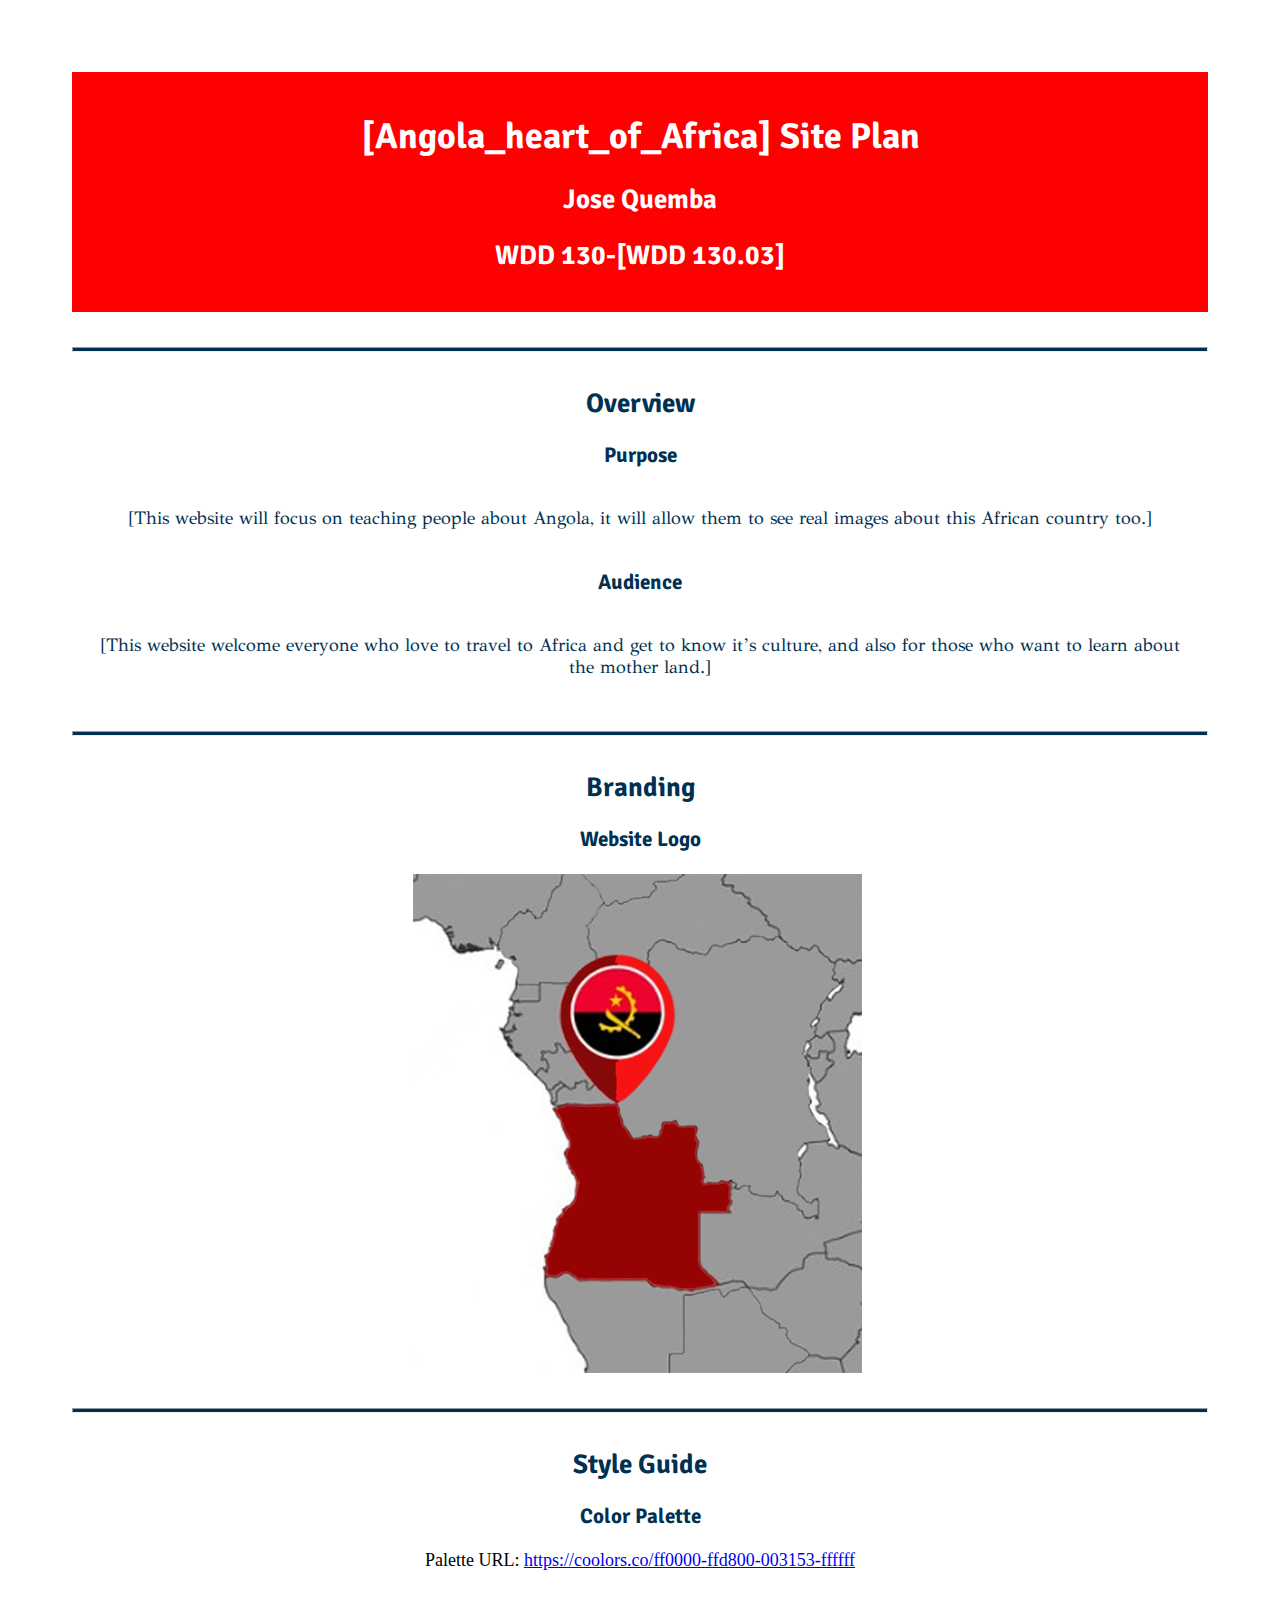
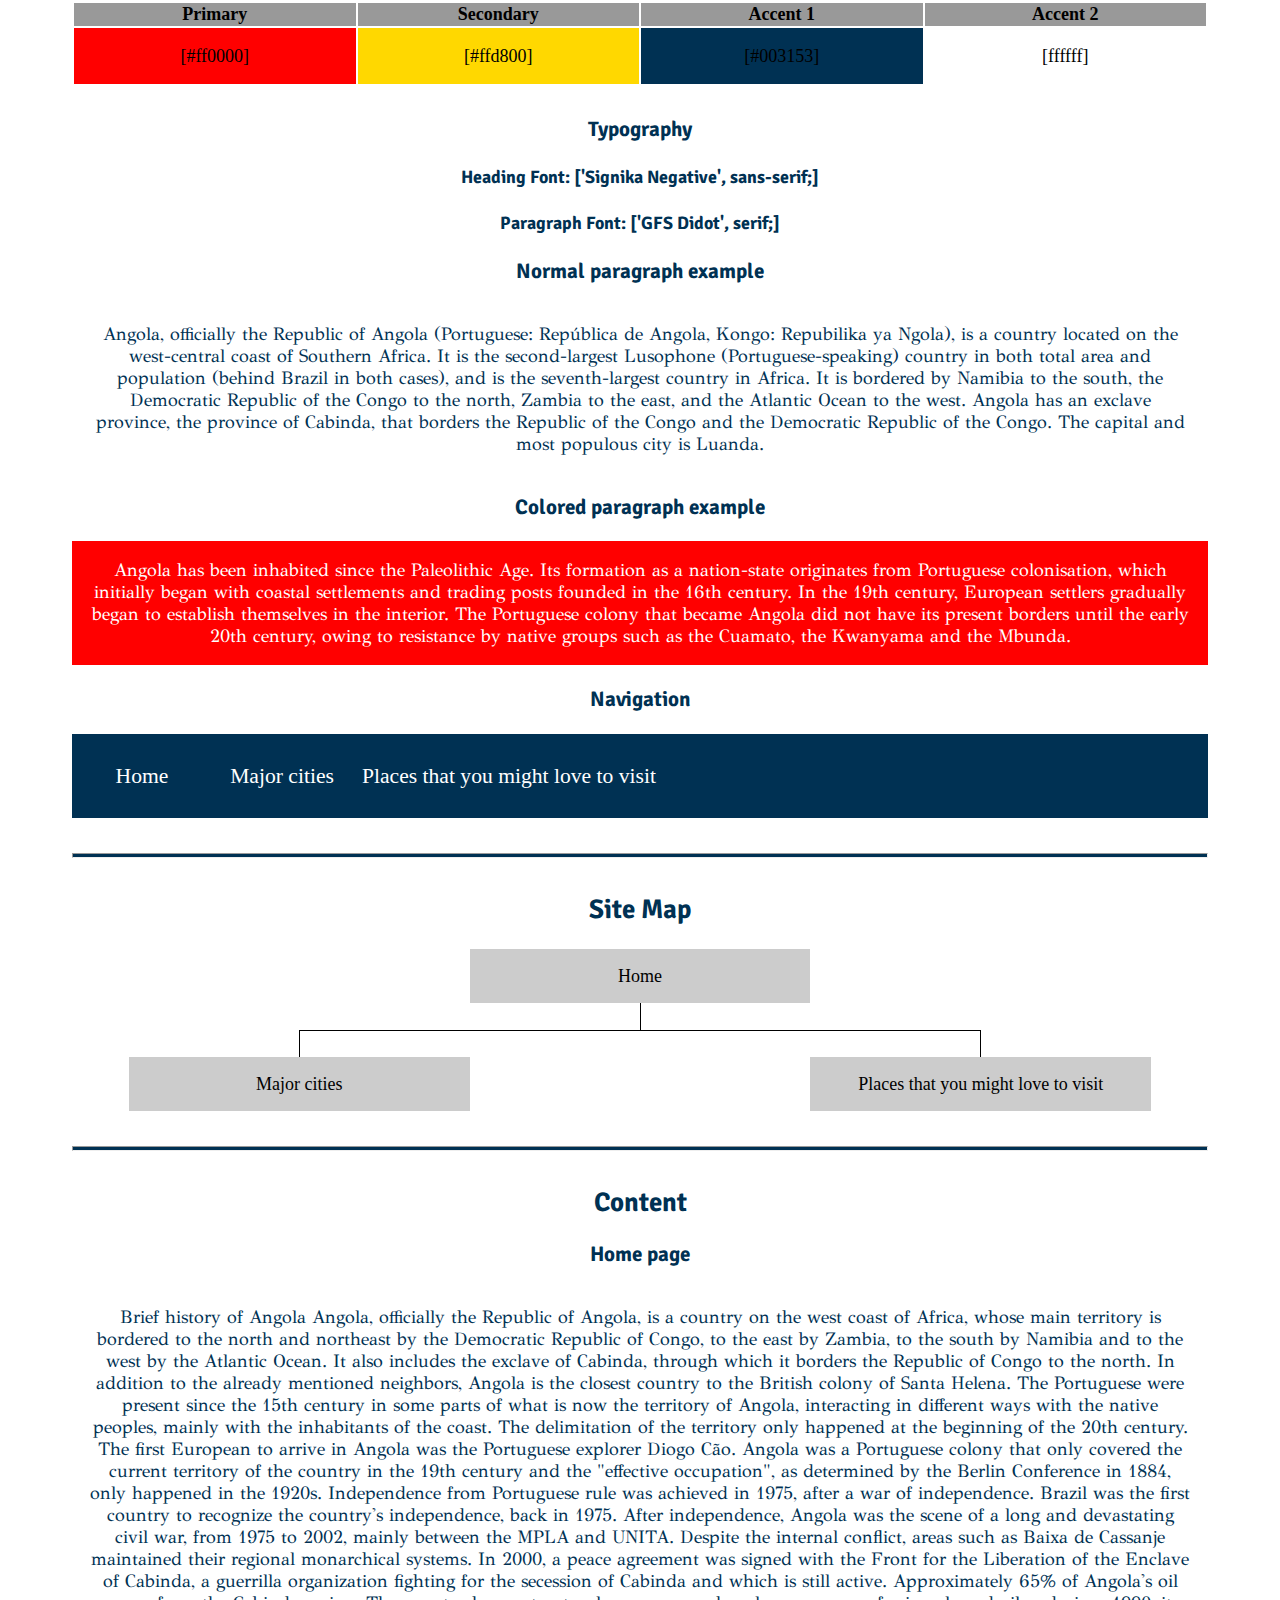
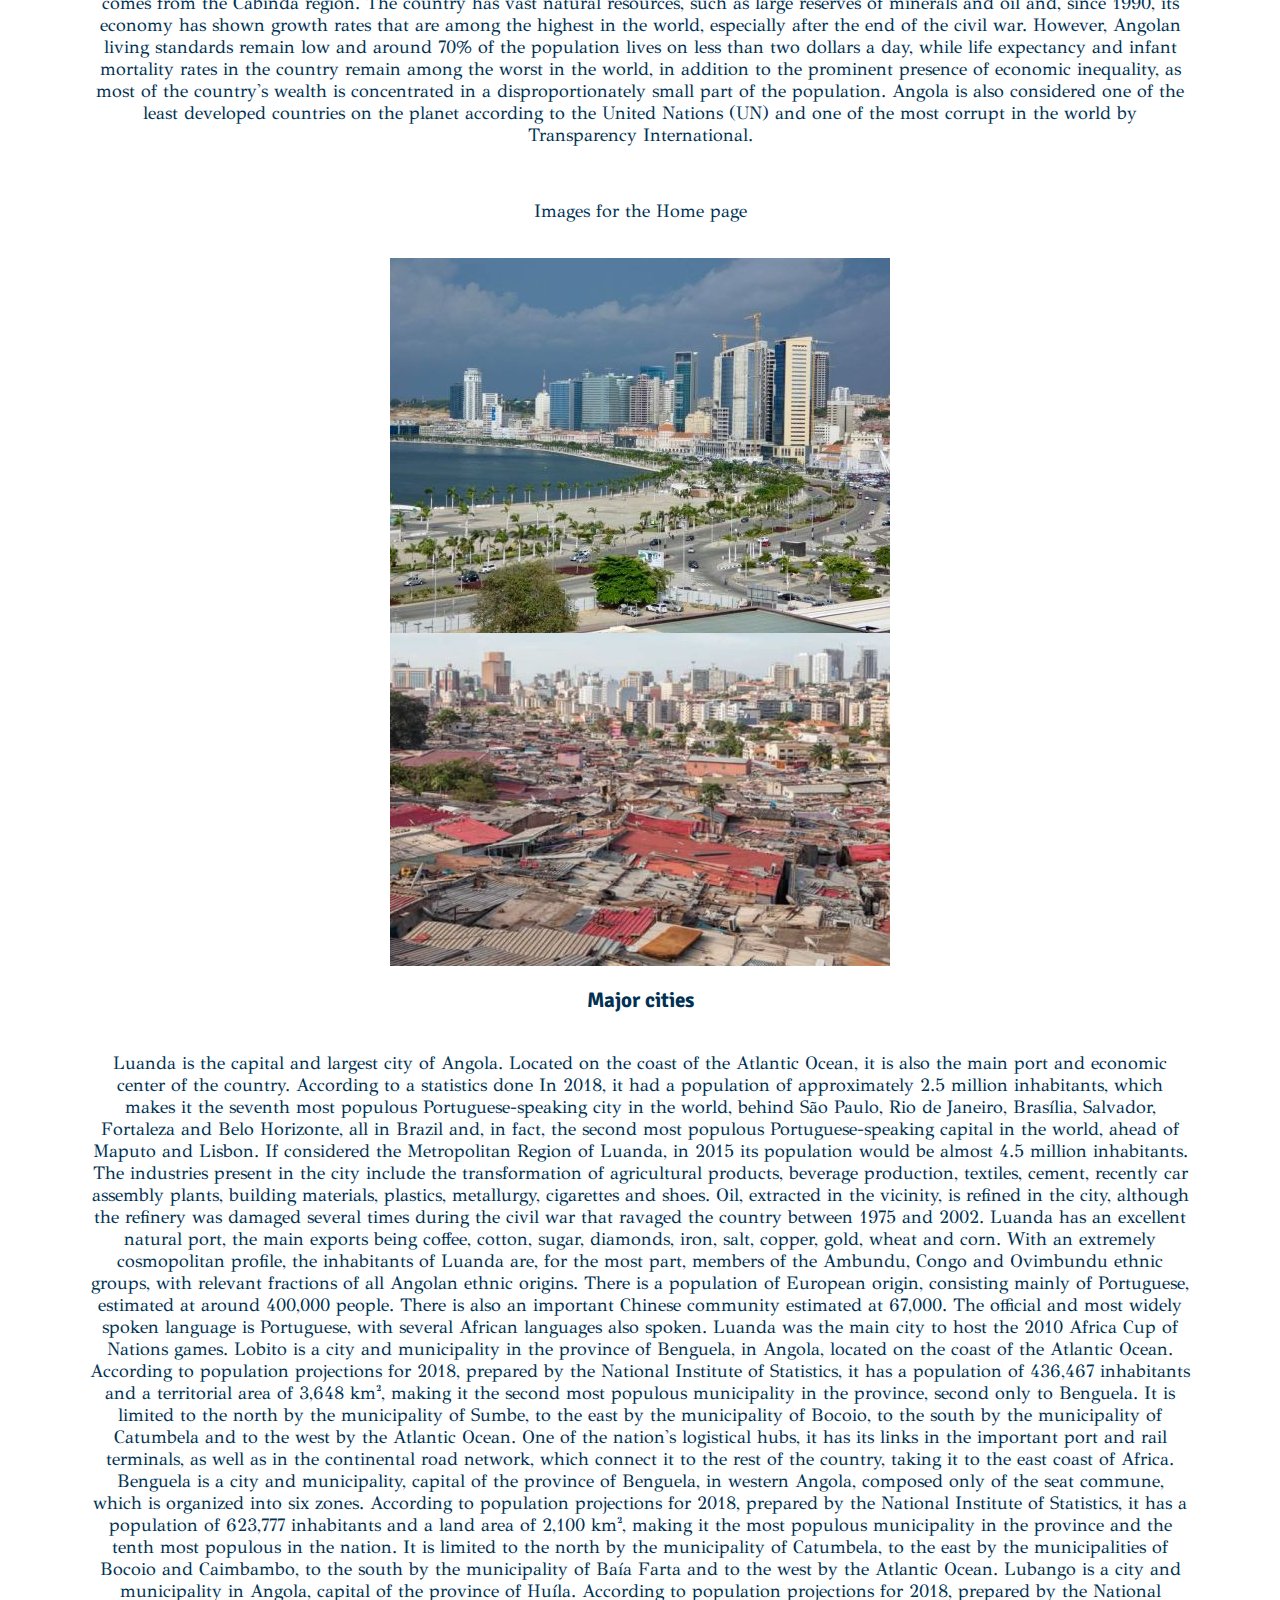
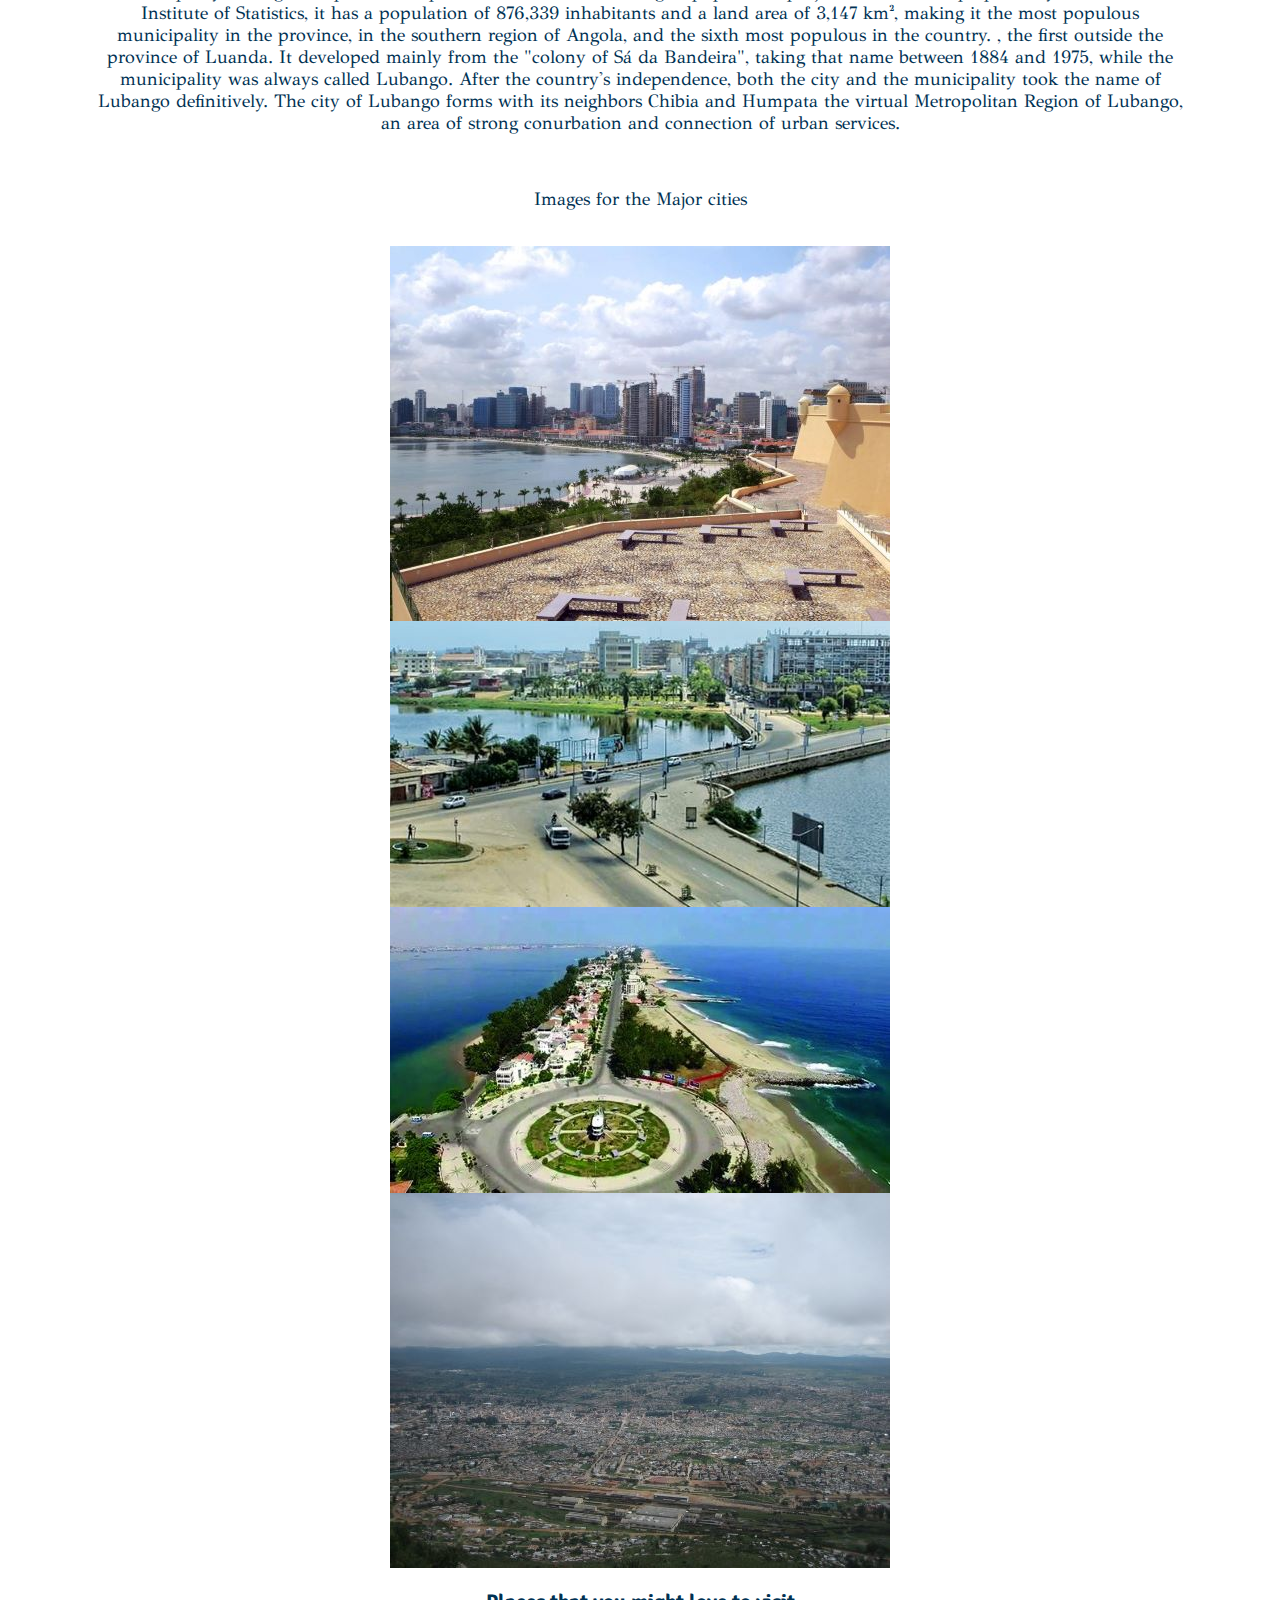
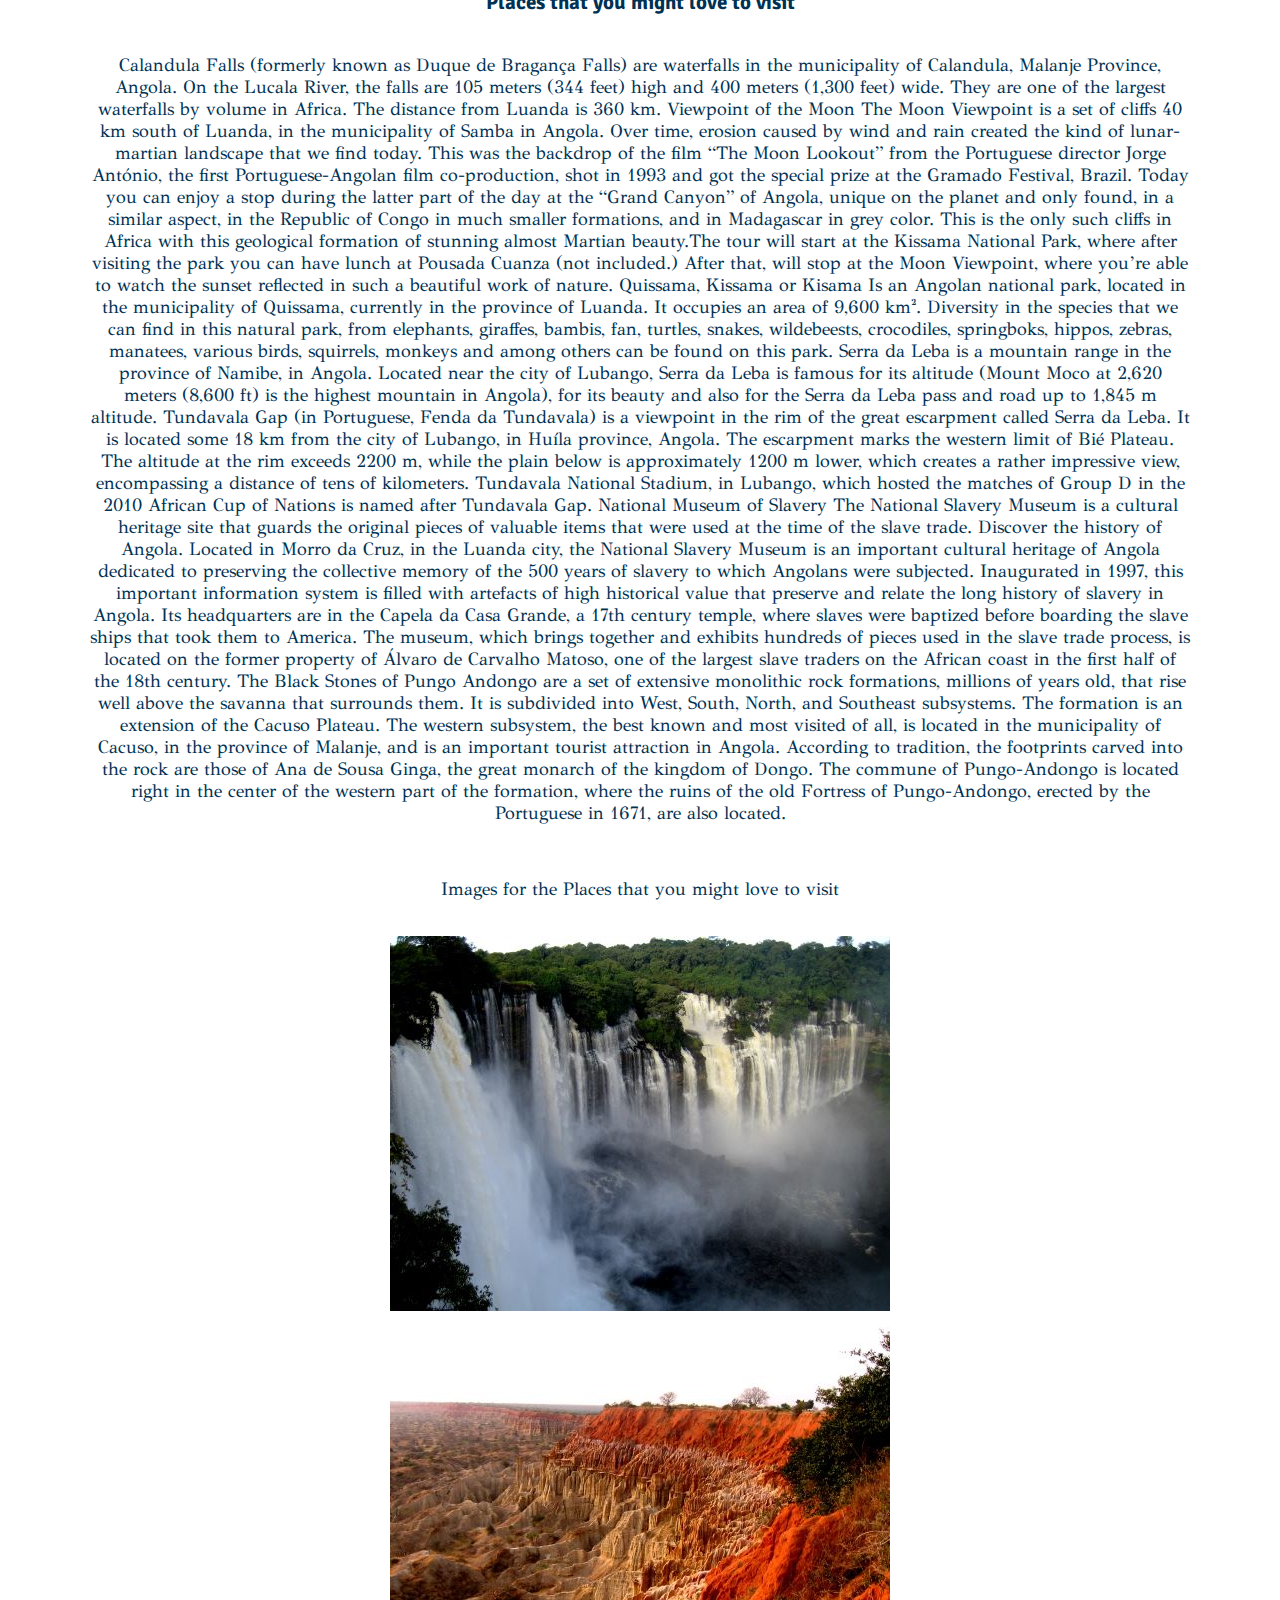
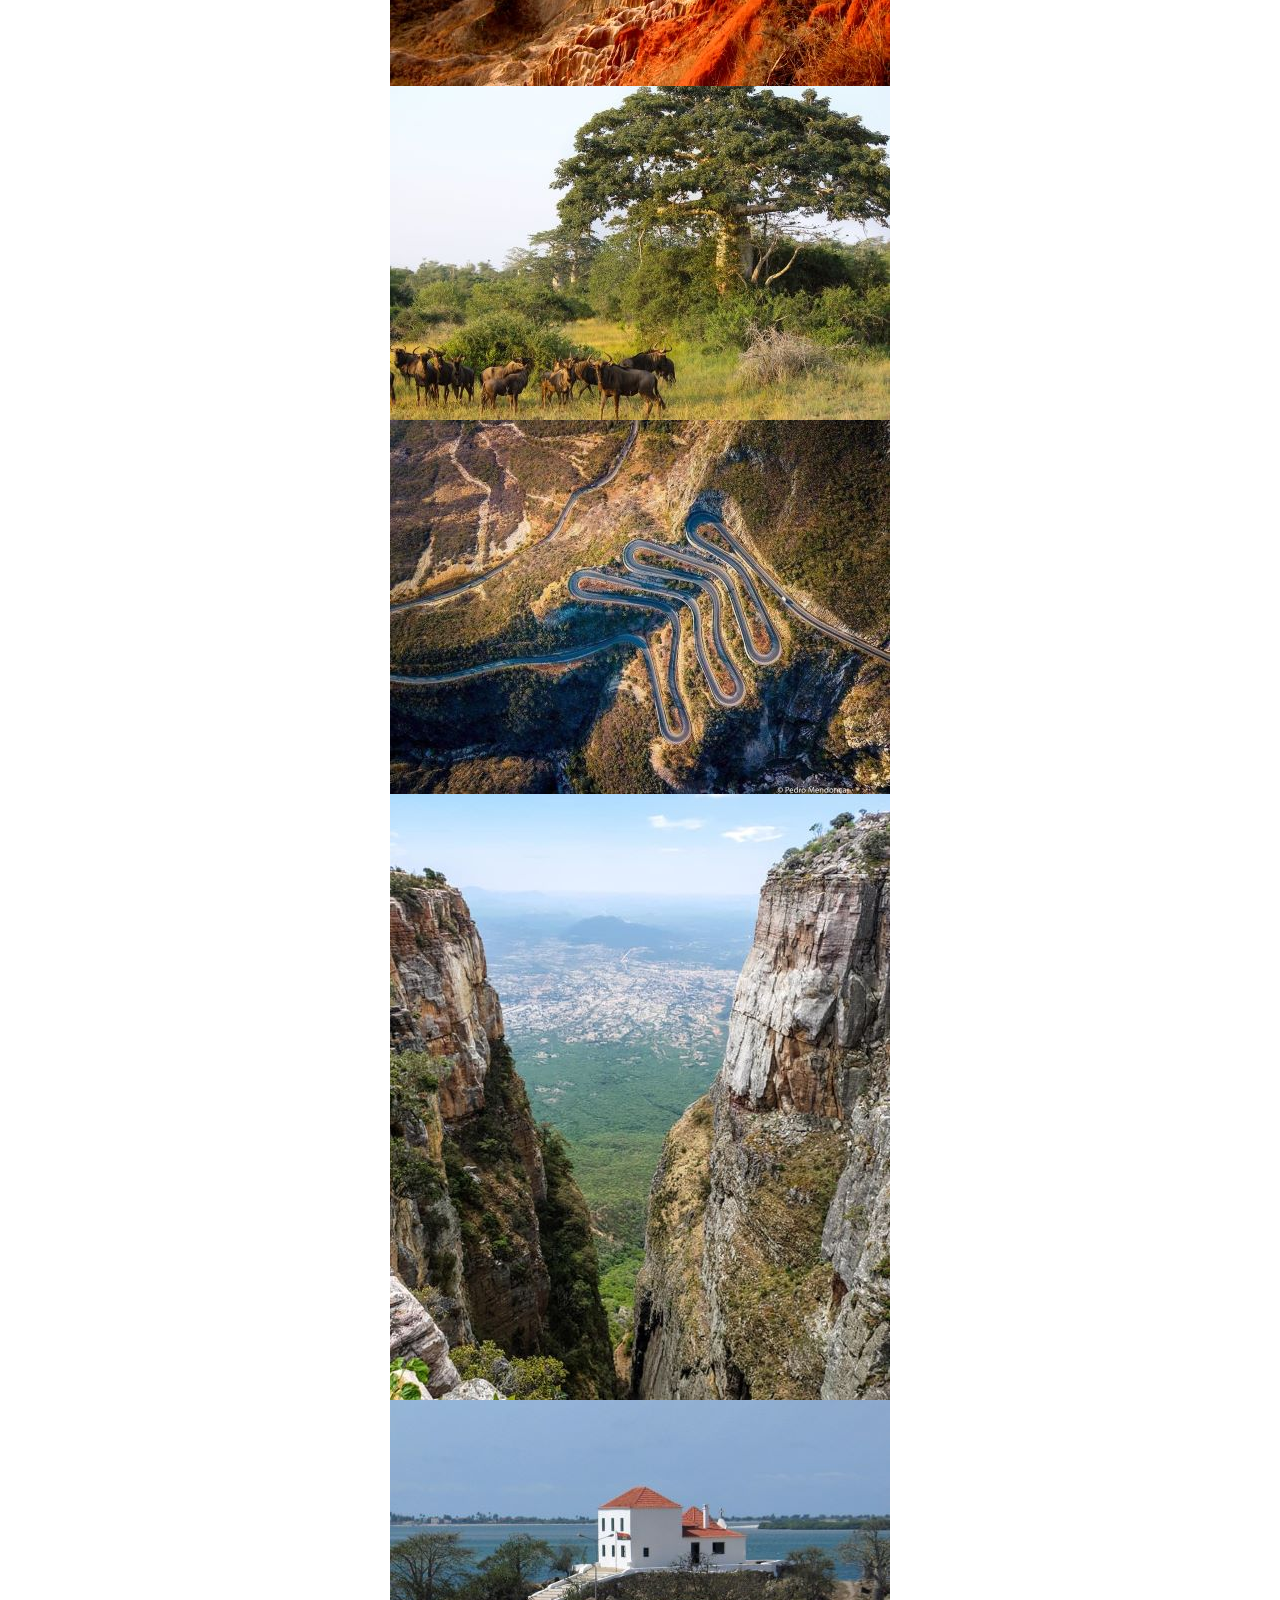
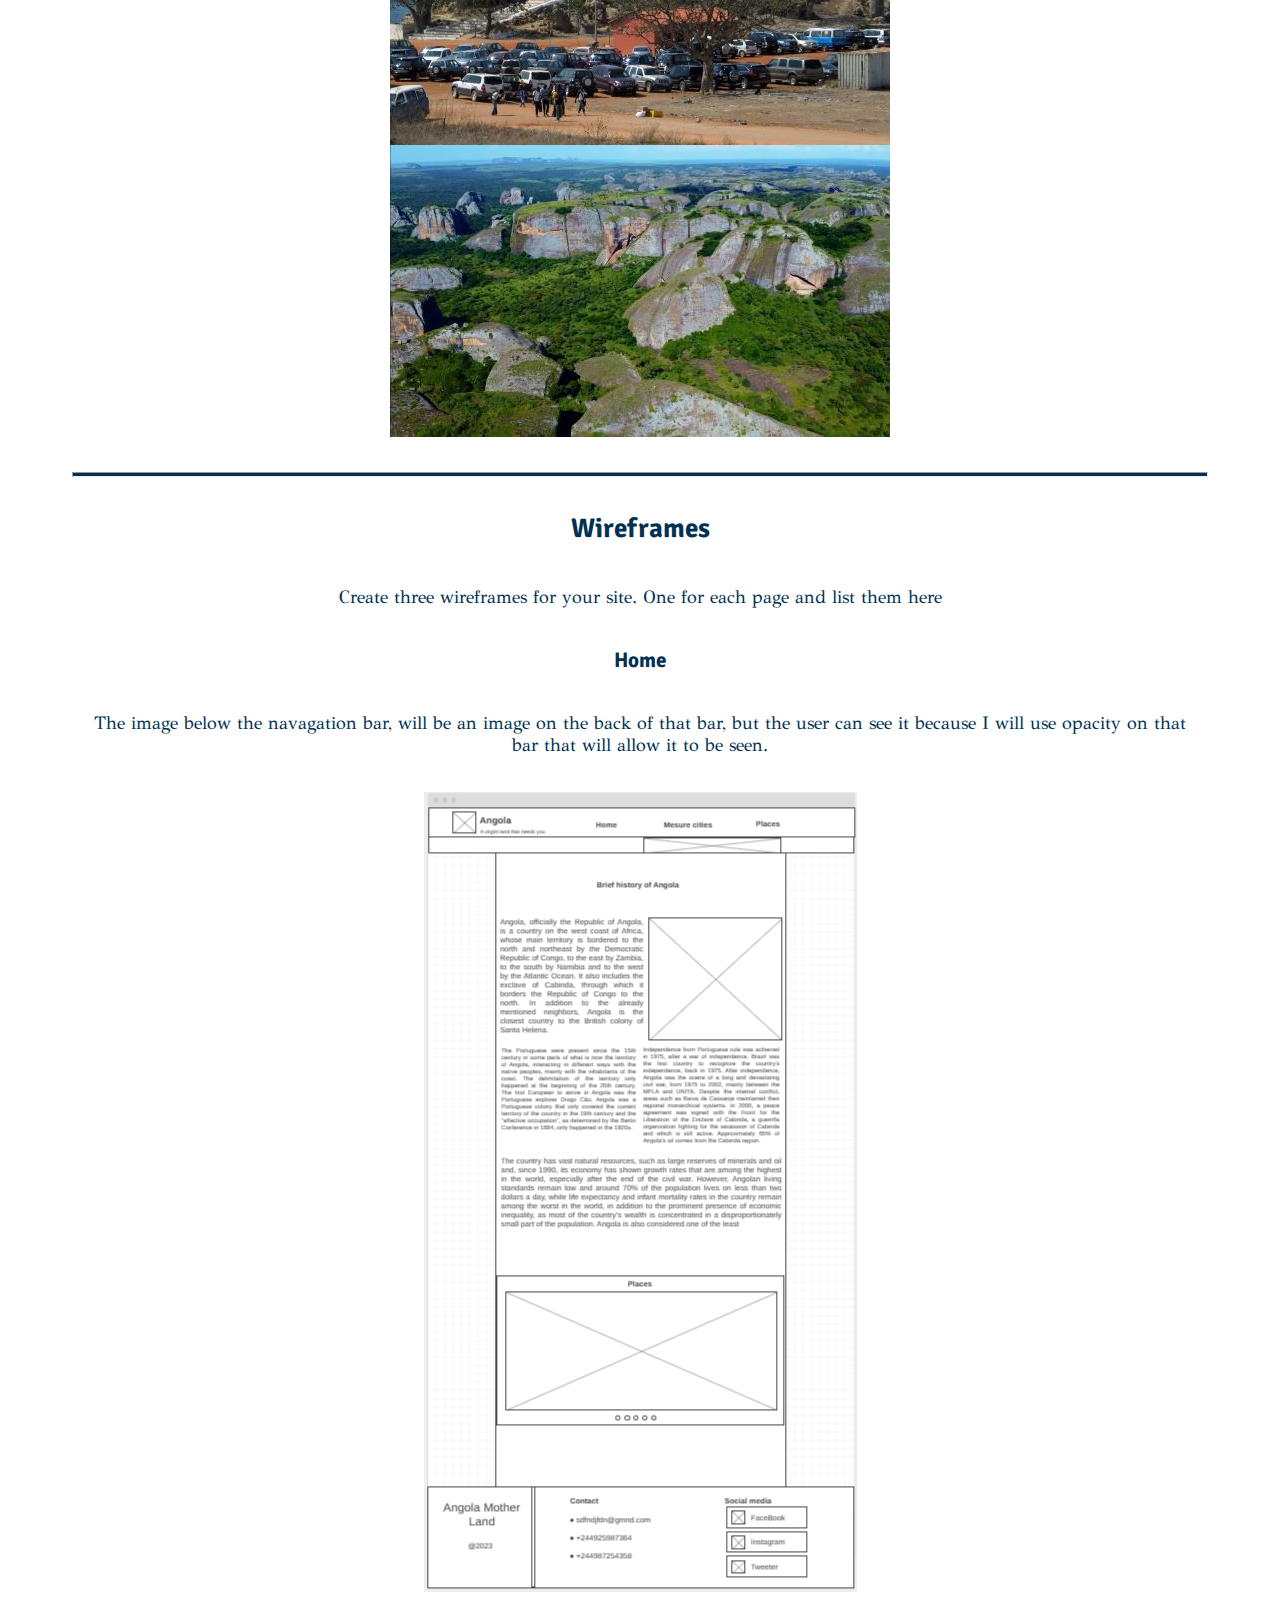
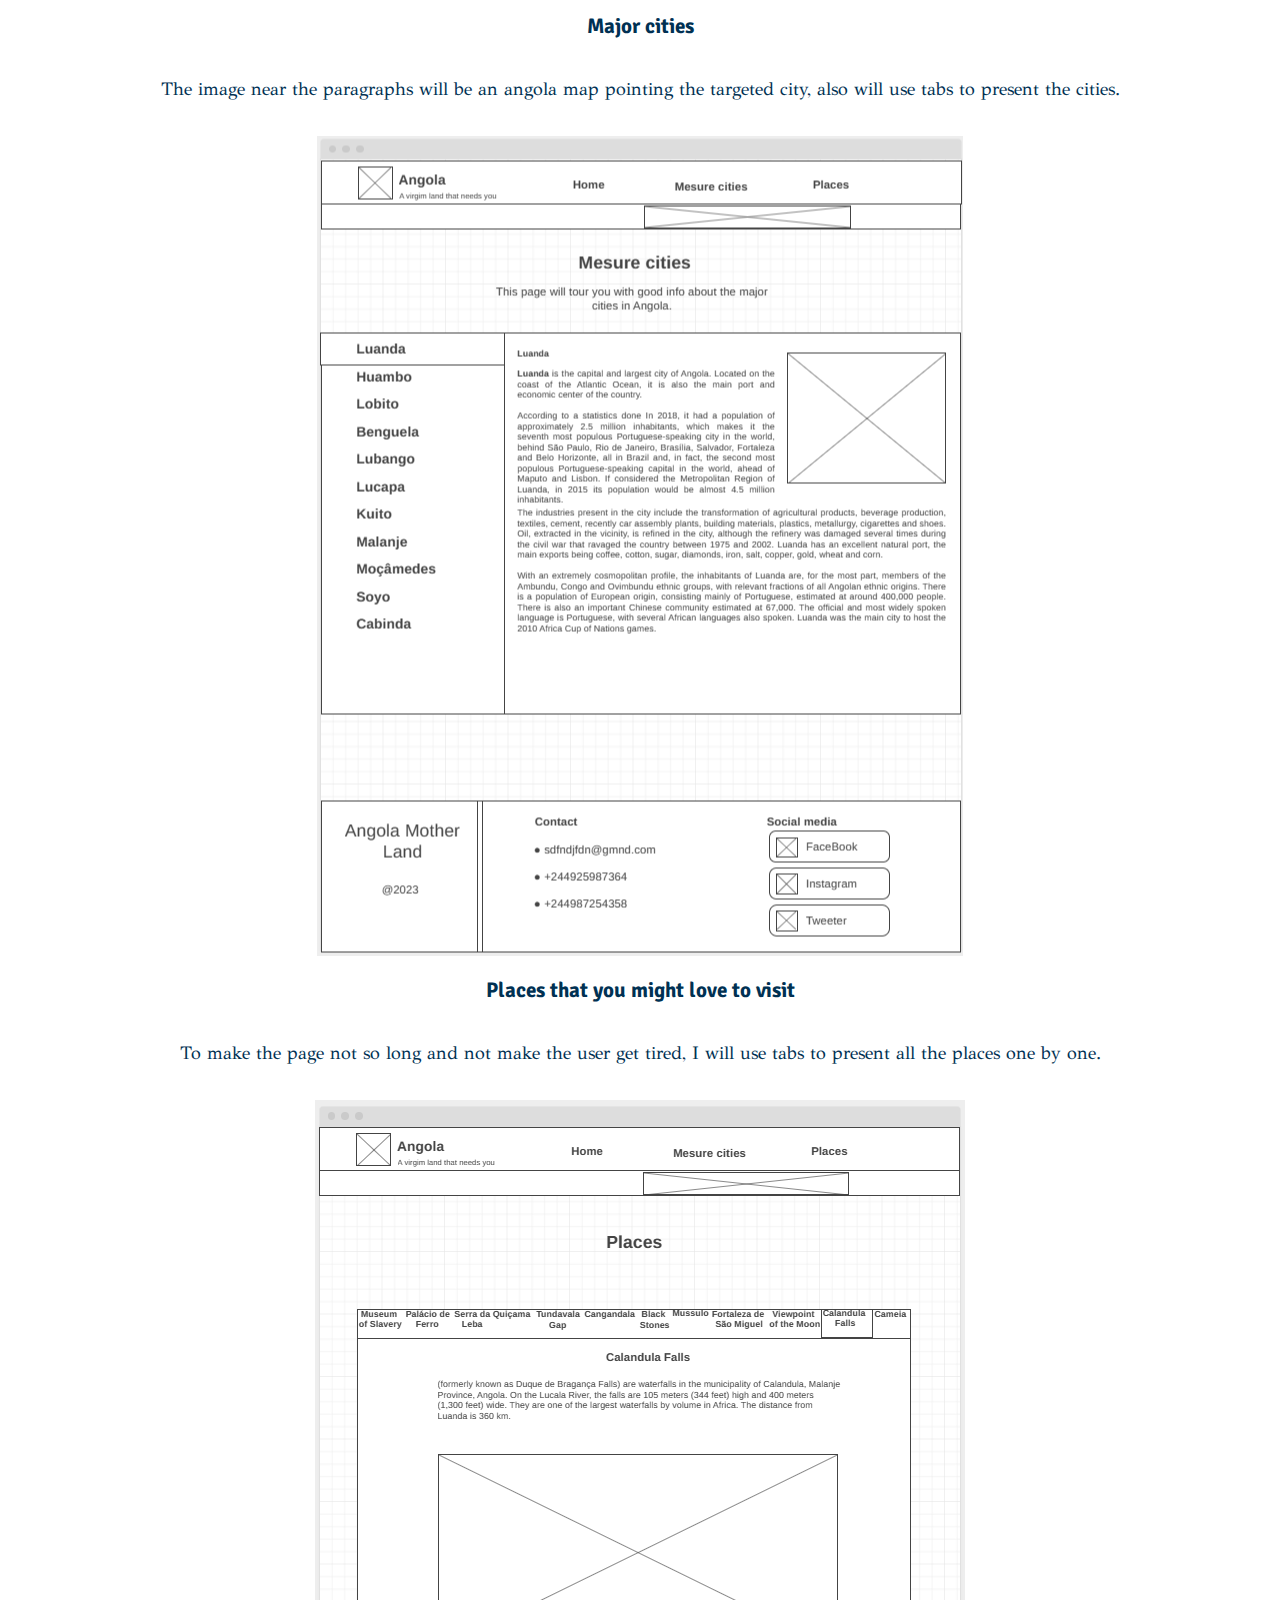
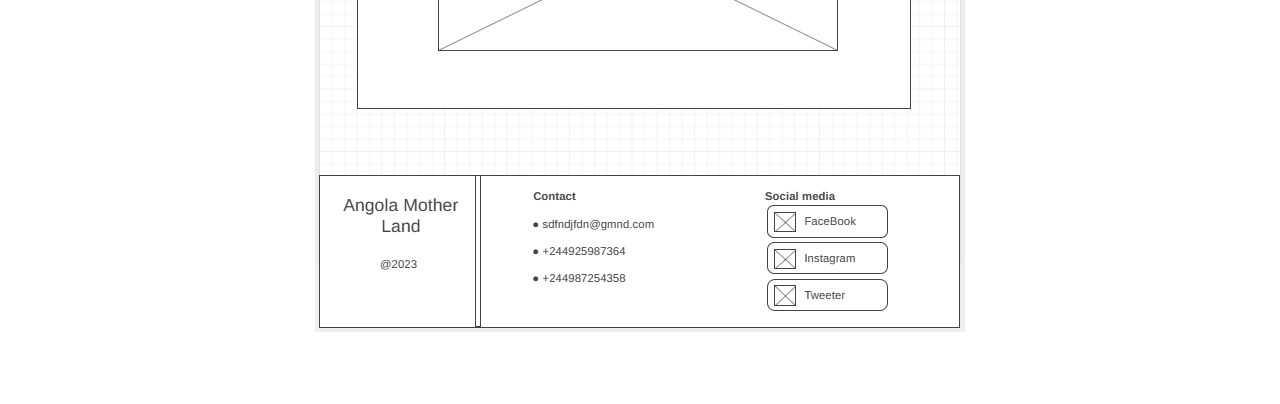
<file: ANG/site-plan.html>
<!DOCTYPE html>
<html lang="en-us">
    
  <head>
    <meta charset="utf-8">
    <title>Site Plan</title>
    <link type="text/css" rel="stylesheet" href="styles/site-plan.css">
  </head>

  <body>
    <header>
      <h1>[Angola_heart_of_Africa] Site Plan</h1>
      <h2>Jose Quemba</h2>
      <h2>WDD 130-[WDD 130.03]</h2>
      <!-- In the header above, add the name or your site, your name and class number. For example if you are in section 3 you would put WDD 130.03 -->
    </header>
    <main>

      <!-- ------------------------Steps 2-3------------------------------ -->
      <hr>
      <h2>Overview</h2>
      <h3>Purpose</h3>
      <p>[This website will focus on teaching people about Angola, it will allow them to see real 
        images about this African country too.]</p>  <!-- change this -->


      <h3>Audience</h3>
      <p>[This website welcome everyone who love to travel to Africa and get to know it’s 
        culture, and also for those who want to learn about the mother land.]</p>  <!-- change this -->

      <hr>
      <h2>Branding</h2>
      <h3>Website Logo</h3>
      <!-- Replace this with some sort of logo for your site.  A logo can be as simple as the name of your site in a nice font :) -->
      <img src="images/LOGO_Angola_heart_of_Africa.png" alt="Angolan Map Logo">
      <hr>
      <h2>
        Style Guide
      </h2>

      <!-- ------------------------Steps 4-8------------------------------ -->

      <h3>
        Color Palette
      </h3>
      <!--  The colors you choose for a website are one of the most important decisions you will make. Follow the instructions on the activity in iLearn then return and replace the color codes below with the hex color codes (the 6 digit numbers that show at the bottom of each color) for the colors you have chosen below.  You should have at least 2 colors but do not have to fill in all 4 if you do not need them.  -->

      <!-- Copy and paste the URL to your finished palette below Make sure to paste it into both spots -->
      Palette URL: <a href="https://coolors.co/ff0000-ffd800-003153-ffffff" target="_blank">https://coolors.co/ff0000-ffd800-003153-ffffff</a>


      <table class="colors">
        <tr><th>Primary</th><th>Secondary</th><th>Accent 1</th><th>Accent 2</th></tr>
        <!-- Replace the numbers in the boxes below with your hex color codes. Then switch to the site-plan.css file and change your colors there as well. -->
        <tr><td class="primary">[#ff0000]</td><td class="secondary">[#ffd800]</td><td class="accent1">[#003153]</td><td class="accent2">[ffffff]</td></tr>
      </table>

      <!-- ------------------------Step 9------------------------------ -->

      <h3>
        Typography
      </h3>
      <!-- Choose a font for your paragraphs (body copy) and headlines. What font(s) have you chosen? Why did you choose what you did?  Make sure to review the list of web safe fonts at W3Schools.org as a starting point.  Think also about which of your colors above you might use for background and font colors. -->

      <h4>
        Heading Font: ['Signika Negative', sans-serif;]  <!-- change this -->
      </h4>
      <h4>
        Paragraph Font: ['GFS Didot', serif;]  <!-- change this -->
      </h4>
      <h3>
        Normal paragraph example
      </h3>
      <p>
        Angola, officially the Republic of Angola (Portuguese: República de Angola, Kongo: Repubilika ya Ngola), is a country located on the west-central coast of Southern Africa. It is the second-largest Lusophone (Portuguese-speaking) country in both total area and population (behind Brazil in both cases), and is the seventh-largest country in Africa. It is bordered by Namibia to the south, the Democratic Republic of the Congo to the north, Zambia to the east, and the Atlantic Ocean to the west. Angola has an exclave province, the province of Cabinda, that borders the Republic of the Congo and the Democratic Republic of the Congo. The capital and most populous city is Luanda.
      </p>
      <h3>
        Colored paragraph example
      </h3>
      <p class="colored">
        Angola has been inhabited since the Paleolithic Age. Its formation as a nation-state originates from Portuguese colonisation, which initially began with coastal settlements and trading posts founded in the 16th century. In the 19th century, European settlers gradually began to establish themselves in the interior. The Portuguese colony that became Angola did not have its present borders until the early 20th century, owing to resistance by native groups such as the Cuamato, the Kwanyama and the Mbunda. 
      </p>

      <!-- ------------------------Step 10------------------------------ -->

      <h3>
        Navigation
      </h3>
      <!-- Think about how you want your navigation bar to look. In the site-plan.css file change the colors to your colors to get the look you desire. --> 
      <nav>
        <a href="#">Home</a>
        <a href="#">Major cities</a>
        <a href="#">Places that you might love to visit</a>
      </nav>
      <hr>
      <h2>
        Site Map
      </h2>
      <div class="sitemap">
        <div class="sm-home">
          Home
        </div>
        <div class="sm-page2">
          Major cities <!-- change this -->
        </div>
        <div class="sm-page3">
          Places that you might love to visit  <!-- change this -->
        </div>

        <div class="top">
          &nbsp;
        </div>
        <div class="left">
          &nbsp;
        </div>
        <div class="right">
          &nbsp;
        </div>

      </div>

      <!-- --------Content Section -------------- -->
      <hr>
      <h2>
        Content
      </h2>
      <h3>Home page</h3>
      <p>
Brief history of Angola

Angola, officially the Republic of Angola, is a country on the west coast of Africa, whose main territory is bordered to the north and northeast by the Democratic Republic of Congo, to the east by Zambia, to the south by Namibia and to the west by the Atlantic Ocean. It also includes the exclave of Cabinda, through which it borders the Republic of Congo to the north. In addition to the already mentioned neighbors, Angola is the closest country to the British colony of Santa Helena. 
The Portuguese were present since the 15th century in some parts of what is now the territory of Angola, interacting in different ways with the native peoples, mainly with the inhabitants of the coast. The delimitation of the territory only happened at the beginning of the 20th century. The first European to arrive in Angola was the Portuguese explorer Diogo Cão. Angola was a Portuguese colony that only covered the current territory of the country in the 19th century and the "effective occupation", as determined by the Berlin Conference in 1884, only happened in the 1920s.
Independence from Portuguese rule was achieved in 1975, after a war of independence. Brazil was the first country to recognize the country's independence, back in 1975. After independence, Angola was the scene of a long and devastating civil war, from 1975 to 2002, mainly between the MPLA and UNITA. Despite the internal conflict, areas such as Baixa de Cassanje maintained their regional monarchical systems. In 2000, a peace agreement was signed with the Front for the Liberation of the Enclave of Cabinda, a guerrilla organization fighting for the secession of Cabinda and which is still active. Approximately 65% of Angola's oil comes from the Cabinda region.
The country has vast natural resources, such as large reserves of minerals and oil and, since 1990, its economy has shown growth rates that are among the highest in the world, especially after the end of the civil war. However, Angolan living standards remain low and around 70% of the population lives on less than two dollars a day, while life expectancy and infant mortality rates in the country remain among the worst in the world, in addition to the prominent presence of economic inequality, as most of the country's wealth is concentrated in a disproportionately small part of the population. Angola is also considered one of the least developed countries on the planet according to the United Nations (UN) and one of the most corrupt in the world by Transparency International.

      </p>
      <p>Images for the Home page</p>
      <div>
        <img src="images/Homeoptimizada-postedbytravel2unlimited.combarraangola-luanda-exploring-the-city.jpg" alt="Down Town Luanda - posted by travel2unlimited.com/angola-luanda-exploring-the-city">
        <img src="images/home2 ptimizada-posted by angola24horas.com.jpg" alt="image of Angola normal homes - posted by angola24horas.com">
      </div>
      <h3>Major cities</h3>
      <p>
Luanda is the capital and largest city of Angola. Located on the coast of the Atlantic Ocean, it is also the main port and economic center of the country. 
According to a statistics done In 2018, it had a population of approximately 2.5 million inhabitants, which makes it the seventh most populous Portuguese-speaking city in the world, behind São Paulo, Rio de Janeiro, Brasília, Salvador, Fortaleza and Belo Horizonte, all in Brazil and, in fact, the second most populous Portuguese-speaking capital in the world, ahead of Maputo and Lisbon. If considered the Metropolitan Region of Luanda, in 2015 its population would be almost 4.5 million inhabitants.
The industries present in the city include the transformation of agricultural products, beverage production, textiles, cement, recently car assembly plants, building materials, plastics, metallurgy, cigarettes and shoes. Oil, extracted in the vicinity, is refined in the city, although the refinery was damaged several times during the civil war that ravaged the country between 1975 and 2002. Luanda has an excellent natural port, the main exports being coffee, cotton, sugar, diamonds, iron, salt, copper, gold, wheat and corn.
With an extremely cosmopolitan profile, the inhabitants of Luanda are, for the most part, members of the Ambundu, Congo and Ovimbundu ethnic groups, with relevant fractions of all Angolan ethnic origins. There is a population of European origin, consisting mainly of Portuguese, estimated at around 400,000 people. There is also an important Chinese community estimated at 67,000. The official and most widely spoken language is Portuguese, with several African languages also spoken. Luanda was the main city to host the 2010 Africa Cup of Nations games.

Lobito is a city and municipality in the province of Benguela, in Angola, located on the coast of the Atlantic Ocean.
According to population projections for 2018, prepared by the National Institute of Statistics, it has a population of 436,467 inhabitants and a territorial area of 3,648 km², making it the second most populous municipality in the province, second only to Benguela.
It is limited to the north by the municipality of Sumbe, to the east by the municipality of Bocoio, to the south by the municipality of Catumbela and to the west by the Atlantic Ocean.
One of the nation's logistical hubs, it has its links in the important port and rail terminals, as well as in the continental road network, which connect it to the rest of the country, taking it to the east coast of Africa.

Benguela is a city and municipality, capital of the province of Benguela, in western Angola, composed only of the seat commune, which is organized into six zones.
According to population projections for 2018, prepared by the National Institute of Statistics, it has a population of 623,777 inhabitants and a land area of 2,100 km², making it the most populous municipality in the province and the tenth most populous in the nation.
It is limited to the north by the municipality of Catumbela, to the east by the municipalities of Bocoio and Caimbambo, to the south by the municipality of Baía Farta and to the west by the Atlantic Ocean.

Lubango is a city and municipality in Angola, capital of the province of Huíla.
According to population projections for 2018, prepared by the National Institute of Statistics, it has a population of 876,339 inhabitants and a land area of 3,147 km², making it the most populous municipality in the province, in the southern region of Angola, and the sixth most populous in the country. , the first outside the province of Luanda.
It developed mainly from the "colony of Sá da Bandeira", taking that name between 1884 and 1975, while the municipality was always called Lubango. After the country's independence, both the city and the municipality took the name of Lubango definitively.
The city of Lubango forms with its neighbors Chibia and Humpata the virtual Metropolitan Region of Lubango, an area of strong conurbation and connection of urban services.

      </p>
      <p>Images for the Major cities</p>
      <div>
        <img src="images/Mejorcity-optimizada.jpg" alt="File:Luanda Skyline - Angola 2015.jpg - by David Stanley from Nanaimo, Canada is licensed under CC BY 2.0. To view a copy of this license, visit https://creativecommons.org/licenses/by/2.0/?ref=openverse.">
        <img src="images/Mejocity2-optimizado.jpg" alt="posted by www.jornaldeangola.ao/ao/noticias/lobito-quer-voltar-a-ser-a-sala-de-visitas-de-angola/">
        <img src="images/Mejorcity3-optimizado.jpg" alt="posted by www.jornaldeangola.ao/ao/noticias/municipios-de-benguela-e-do-lobito-destacados-na-arrecadacao-de-receitas/">
        <img src="images/Mejorcity4-optimizado.jpg" alt="View of Lubango - by Erik Cleves Kristensen is licensed under CC BY 2.0. To view a copy of this license, visit https://creativecommons.org/licenses/by/2.0/?ref=openverse.">
      </div>
      <h3>Places that you might love to visit</h3>
      <p>
Calandula Falls 

(formerly known as Duque de Bragança Falls) are waterfalls in the municipality of Calandula, Malanje Province, Angola. On the Lucala River, the falls are 105 meters (344 feet) high and 400 meters (1,300 feet) wide. They are one of the largest waterfalls by volume in Africa. The distance from Luanda is 360 km.

Viewpoint of the Moon

The Moon Viewpoint is a set of cliffs 40 km south of Luanda, in the municipality of Samba in Angola. Over time, erosion caused by wind and rain created the kind of lunar-martian landscape that we find today. This was the backdrop of the film “The Moon Lookout” from the Portuguese director Jorge António, the first Portuguese-Angolan film co-production, shot in 1993 and got the special prize at the Gramado Festival, Brazil.
Today you can enjoy a stop during the latter part of the day at the “Grand Canyon” of Angola, unique on the planet and only found, in a similar aspect, in the Republic of Congo in much smaller formations, and in Madagascar in grey color.
This is the only such cliffs in Africa with this geological formation of stunning almost Martian beauty.The tour will start at the Kissama National Park, where after visiting the park you can have lunch at Pousada Cuanza (not included.) After that, will stop at the Moon Viewpoint, where you’re able to watch the sunset reflected in such a beautiful work of nature.

Quissama, Kissama or Kisama 

Is an Angolan national park, located in the municipality of Quissama, currently in the province of Luanda. It occupies an area of 9,600 km².
Diversity in the species that we can find in this natural park, from elephants, giraffes, bambis, fan, turtles, snakes, wildebeests, crocodiles, springboks, hippos, zebras, manatees, various birds, squirrels, monkeys and among others can be found on this park.

Serra da Leba 

is a mountain range in the province of Namibe, in Angola.
Located near the city of Lubango, Serra da Leba is famous for its altitude (Mount Moco at 2,620 meters (8,600 ft) is the highest mountain in Angola), for its beauty and also for the Serra da Leba pass and road up to 1,845 m altitude.

Tundavala Gap 

(in Portuguese, Fenda da Tundavala) is a viewpoint in the rim of the great escarpment called Serra da Leba. It is located some 18 km from the city of Lubango, in Huíla province, Angola.
The escarpment marks the western limit of Bié Plateau. The altitude at the rim exceeds 2200 m, while the plain below is approximately 1200 m lower, which creates a rather impressive view, encompassing a distance of tens of kilometers.
Tundavala National Stadium, in Lubango, which hosted the matches of Group D in the 2010 African Cup of Nations is named after Tundavala Gap.

National Museum of Slavery

The National Slavery Museum is a cultural heritage site that guards the original pieces of valuable items that were used at the time of the slave trade. Discover the history of Angola.
Located in Morro da Cruz, in the Luanda city, the National Slavery Museum is an important cultural heritage of Angola dedicated to preserving the collective memory of the 500 years of slavery to which Angolans were subjected.
Inaugurated in 1997, this important information system is filled with artefacts of high historical value that preserve and relate the long history of slavery in Angola.
Its headquarters are in the Capela da Casa Grande, a 17th century temple, where slaves were baptized before boarding the slave ships that took them to America.
The museum, which brings together and exhibits hundreds of pieces used in the slave trade process, is located on the former property of Álvaro de Carvalho Matoso, one of the largest slave traders on the African coast in the first half of the 18th century.

The Black Stones of Pungo Andongo 

are a set of extensive monolithic rock formations, millions of years old, that rise well above the savanna that surrounds them. It is subdivided into West, South, North, and Southeast subsystems. The formation is an extension of the Cacuso Plateau.
The western subsystem, the best known and most visited of all, is located in the municipality of Cacuso, in the province of Malanje, and is an important tourist attraction in Angola.
According to tradition, the footprints carved into the rock are those of Ana de Sousa Ginga, the great monarch of the kingdom of Dongo.
The commune of Pungo-Andongo is located right in the center of the western part of the formation, where the ruins of the old Fortress of Pungo-Andongo, erected by the Portuguese in 1671, are also located.
      </p>
      <p>Images for the Places that you might love to visit</p>
      <div>
        <img src="images/places1-optimizado.jpg" alt="File:Kalandula waterfalls of the Lucala-River in Malange, Angola (2).JPG - by Paulo César Santos is marked with CC0 1.0. To view the terms, visit http://creativecommons.org/publicdomain/zero/1.0/deed.en?ref=openverse."> 
        <img src="images/places2-optimizado.jpg" alt="File:Miradouro da Lua (Angola).jpg - by Paulo César Santos is marked with CC0 1.0. To view the terms, visit https://creativecommons.org/publicdomain/zero/1.0/deed.en?ref=openverse.">
        <img src="images/places3-optimizado.jpg" alt="posted by https://national-parks.org/angola/kissama">
        <img src="images/places4-optimizado.jpg" alt="posted by welcometoangola.co.ao/directorio/serra-da-leba/">
        <img src="images/places5-optimizado.jpg" alt="Fenda da Tundavala">
        <img src="images/places6-optimizado.jpg" alt="posted by welcometoangola.co.ao/en/directorio/museu-nacional-da-escravatura/">
        <img src="images/places7-optimizado.jpg" alt="pedras negras de Pungo Andongo">
      </div>
      <hr>
      <h2>
        Wireframes
      </h2>
      <p>
        Create three wireframes for your site. One for each page and list them here</p>

      <h3>Home</h3>
      <p>         
        The image below the navagation bar, will be an image on the back of that bar, but the user can see it
        because I will use opacity on that bar that will allow it to be seen.
      </p>
      <img src="images/Page 1 wireframe personal site.png" alt="home page wireframe">

      <h3>Major cities</h3>
      <p>         
        The image near the paragraphs will be an angola map pointing the targeted city, also will use tabs to present 
        the cities.
      </p>
      <img src="images/Page 2 wireframe personal site.png" alt="Mesure cities wireframe">

      <h3>Places that you might love to visit</h3>
      <p>         
        To make the page not so long and not make the user get tired, I will use tabs to present all the places 
        one by one.
      </p>
      <img src="images/Page 3 wireframe personal site.png" alt="Places wireframe">
    </main>
  </body>

</html>
</file>
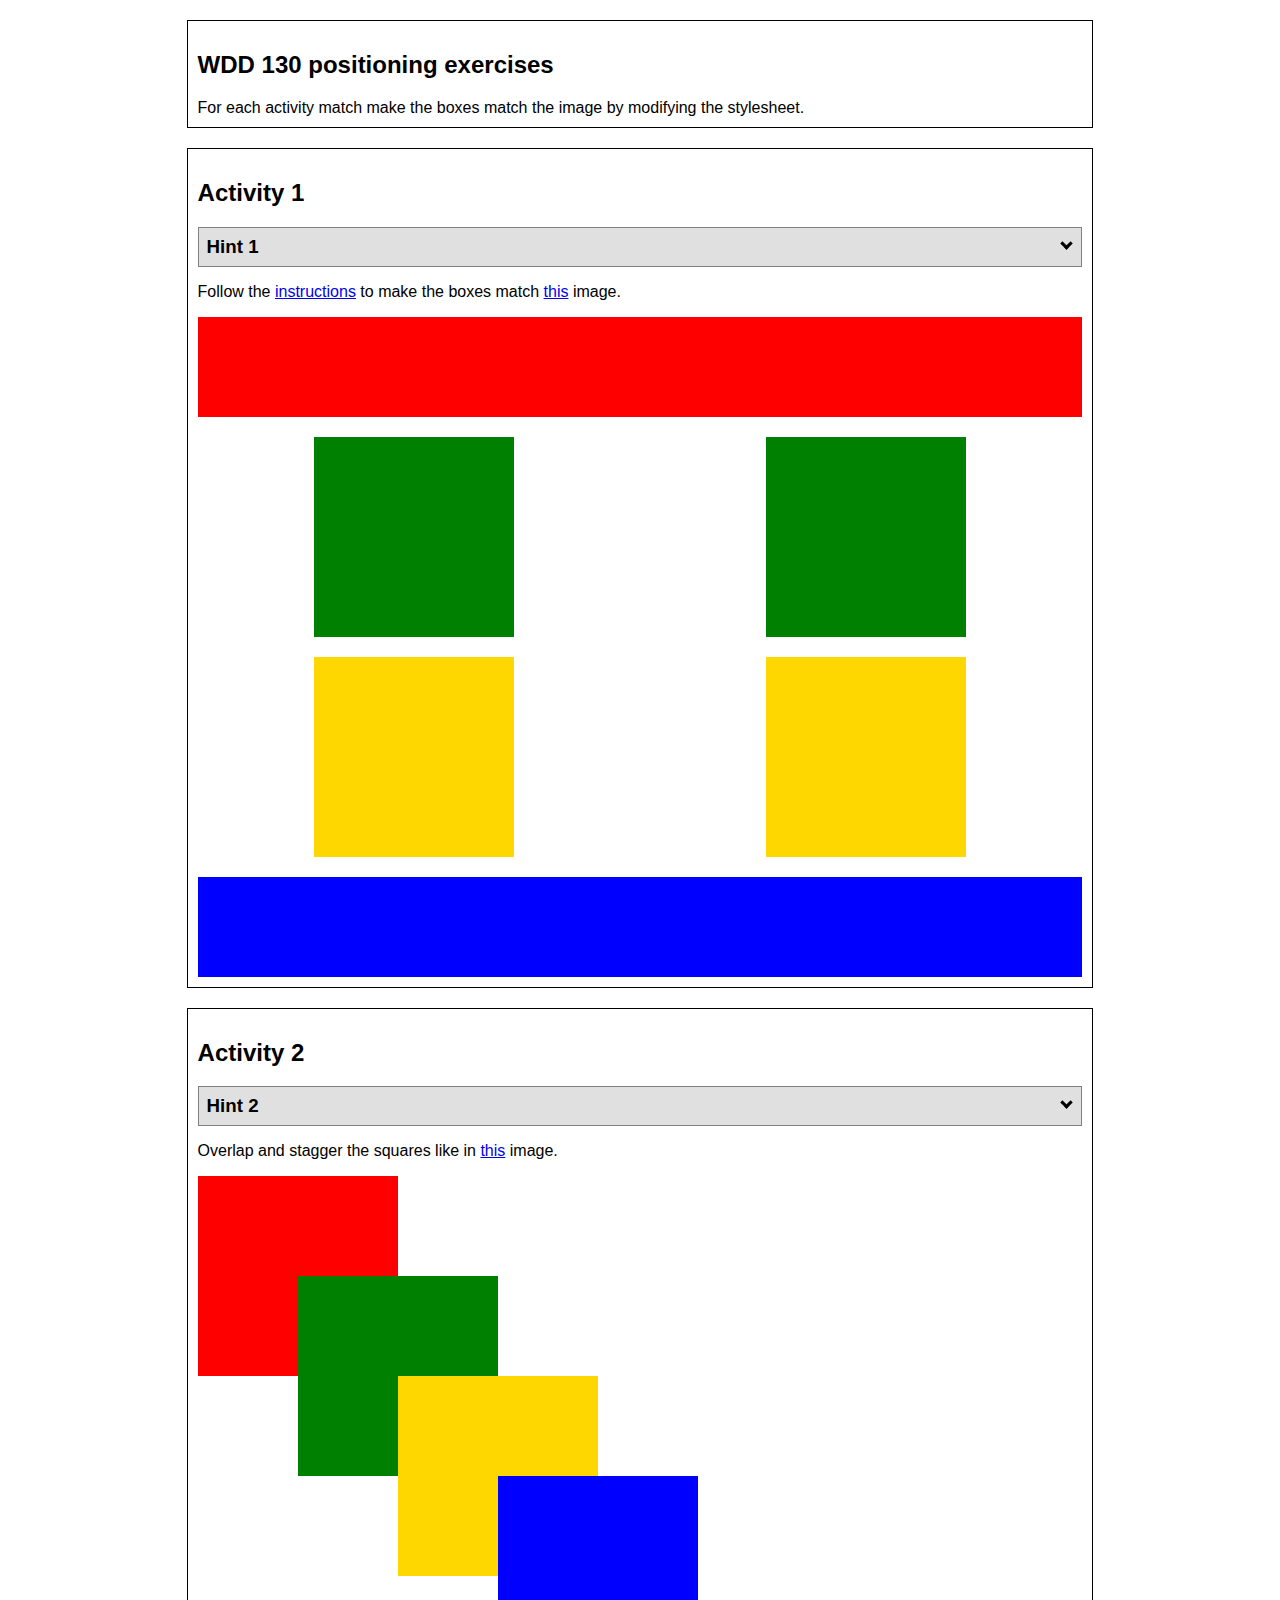
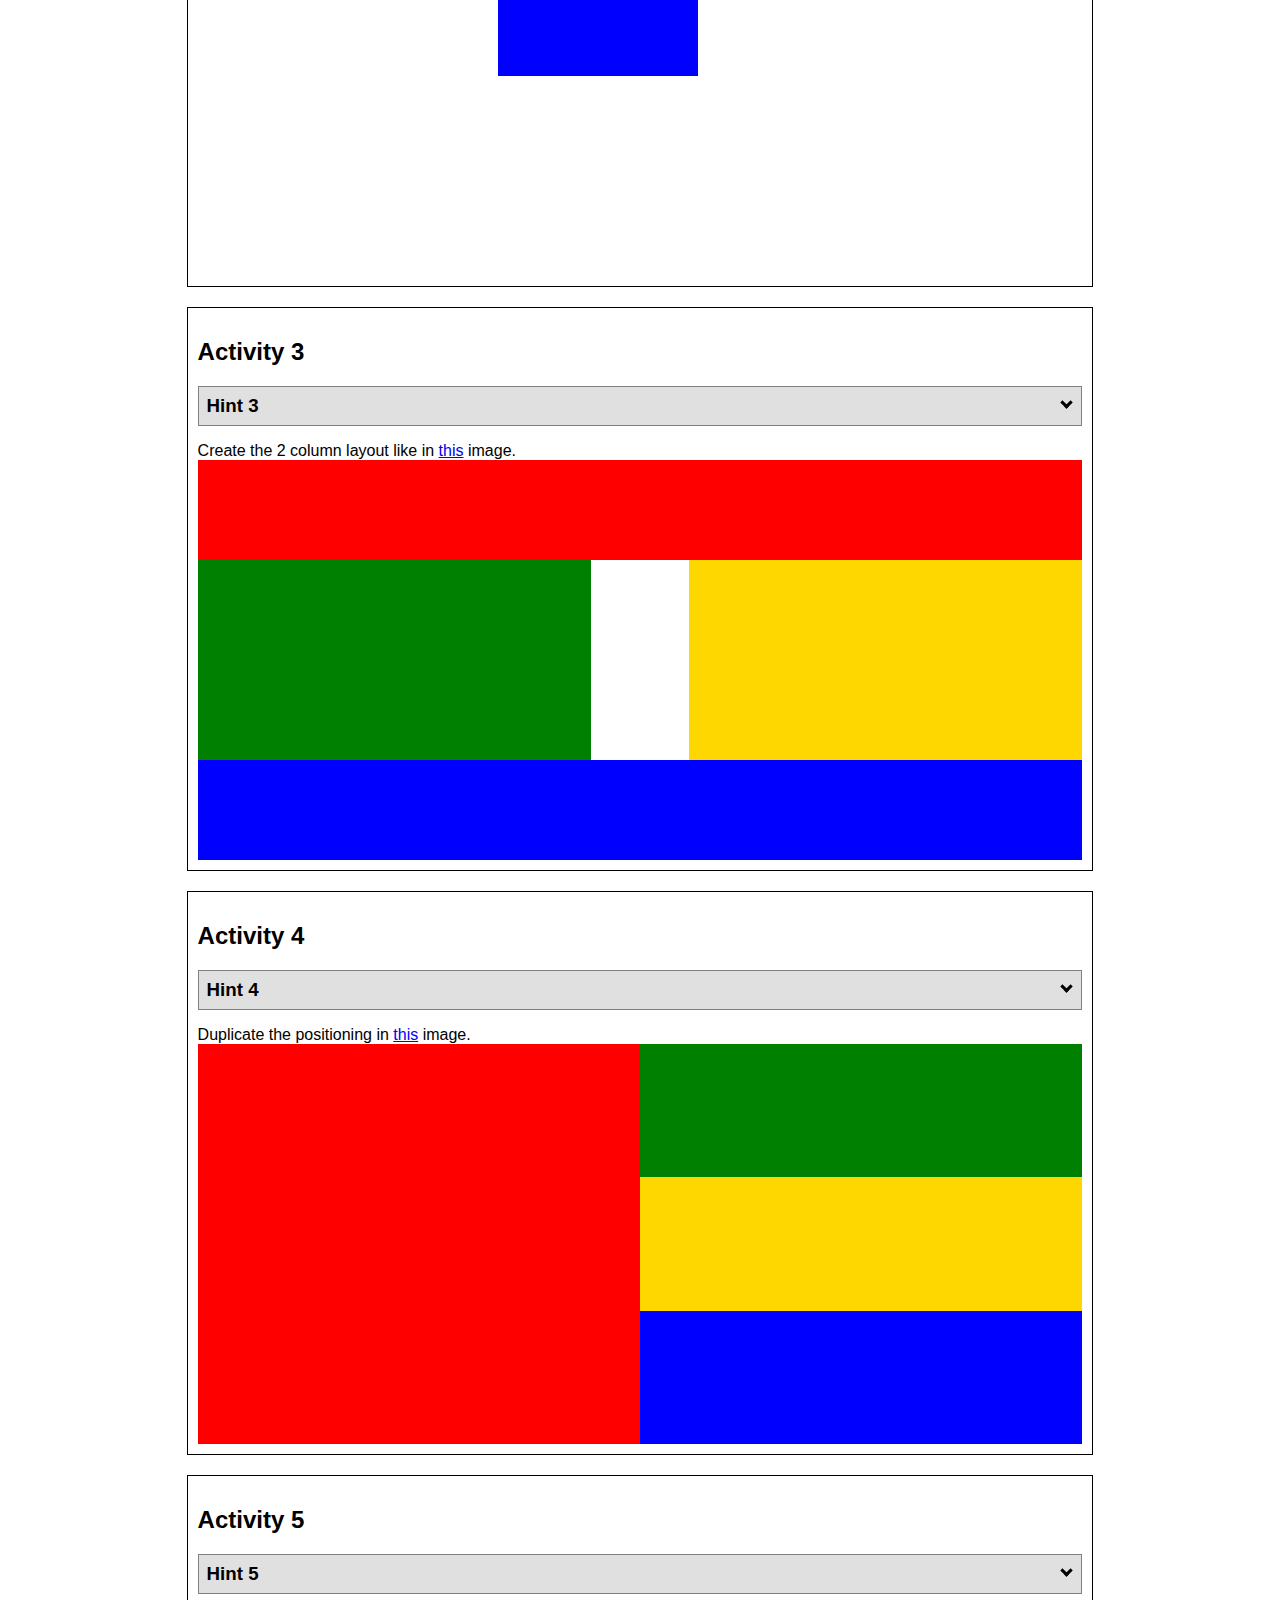
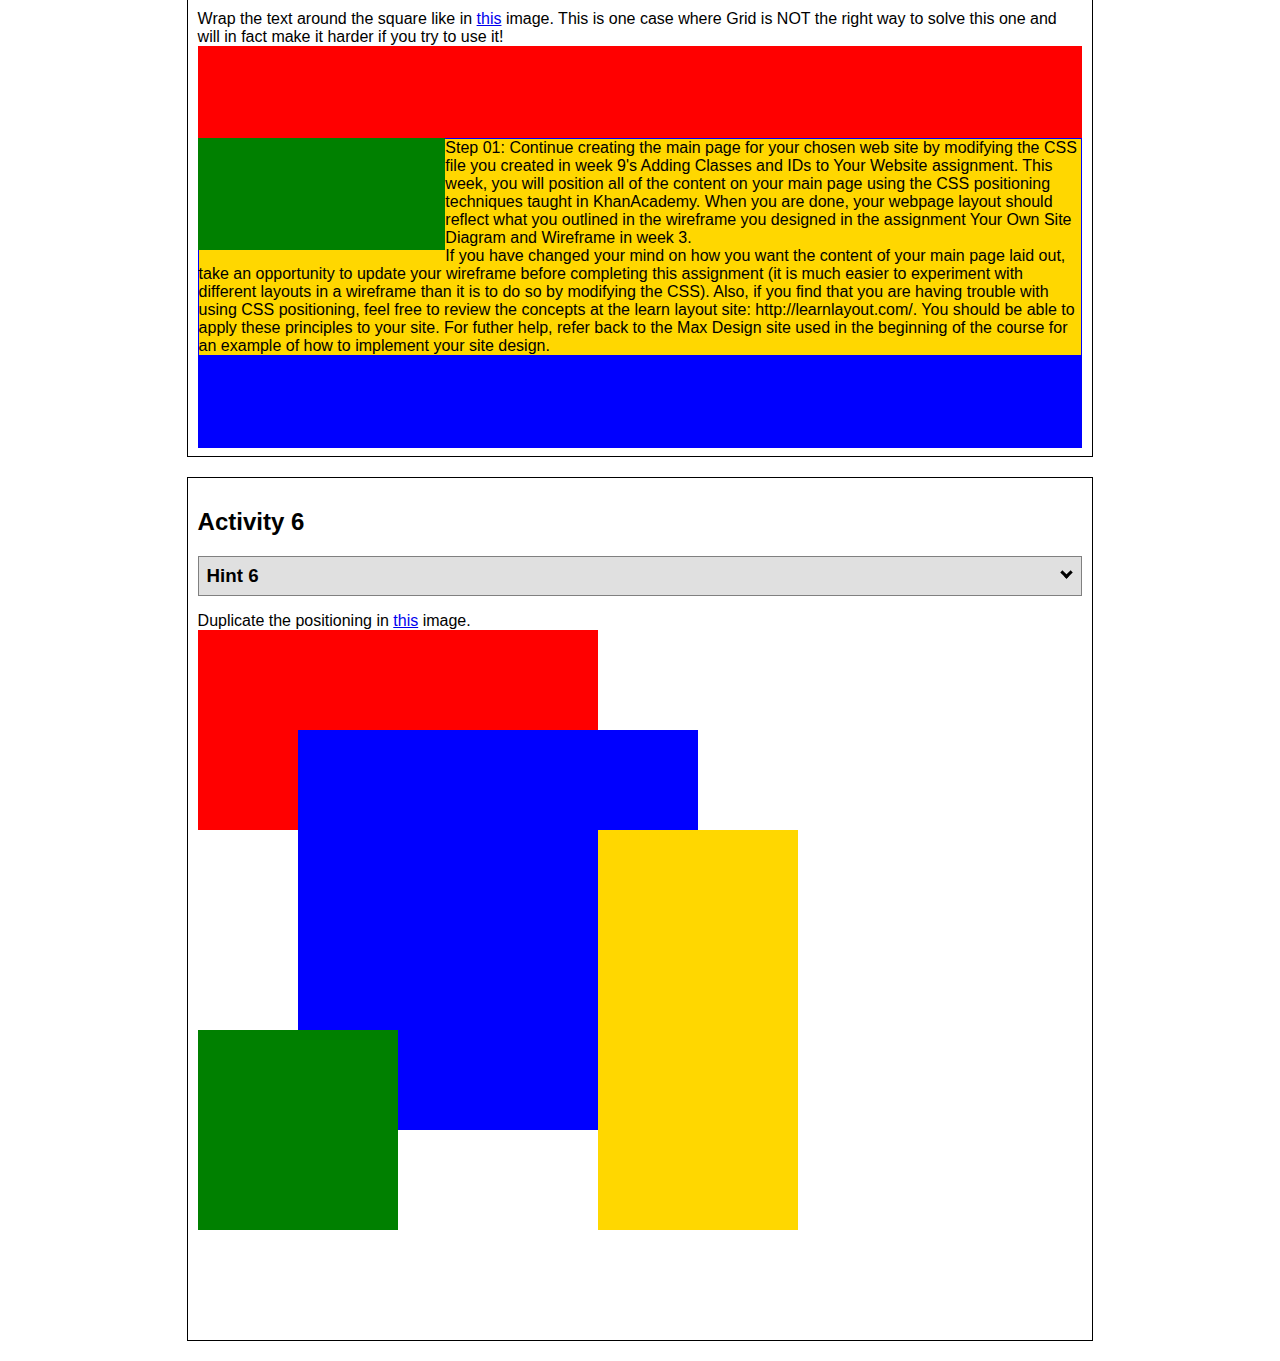
<file: positioning/positioning.html>
<!DOCTYPE html>
<html lang="en">
  <head>
    <!-- HTML - Name: positioning.html -->
    <title>Positioning Activity</title>
    <link rel="stylesheet" type="text/css" href="positionstyles.css">
  </head>
  <body>
    <div class="activity">
      <h2>WDD 130 positioning exercises</h2>
      For each activity match make the boxes match the image by modifying the stylesheet.</div>
    <div class="activity">
      <h2>Activity 1</h2>
      <section class="hint"><input type="checkbox" ><i></i> <h3>Hint 1</h3><div><p>Check out the <a href="https://byui-wdd.github.io/wdd130/activities/w06-css-positioning.html" target="_blank">activity instructions</a> in Ilearn!</p></div></section>
      <p>Follow the <a href="https://byui-wdd.github.io/wdd130/activities/w06-css-positioning.html" target="_blank">instructions</a> to make the boxes match  <a href="https://byui-wdd.github.io/wdd130/images/example1.png" target="_blank">this</a> image.</p>
      <div class="content1" >
        <div class="red1" ></div>
        <div class="green1" ></div>
        <div class="green1" ></div>
        <div class="yellow1"></div>
        <div class="yellow1"></div>
        <div class="blue1"></div>
      </div>
    </div>
    <div class="activity">
      <h2>Activity 2</h2>
      <section class="hint"><input type="checkbox" > <h3>Hint 2</h3><i></i><div>
      <ul>
      <li>grid-template-columns: 50px 50px 50px 50px 50px </li></ul></div></section>
      <p>Overlap and stagger the squares like in <a href="https://byui-wdd.github.io/wdd130/images/example2.png" target="_blank">this</a> image.</p>
      <div class="content2" >
        <div class="red2" ></div>
        <div class="green2" ></div>
        <div class="yellow2"></div>
        <div class="blue2"></div>
      </div>
    </div>
    <div class="activity">
      <h2>Activity 3</h2>
      <section class="hint"><input type="checkbox" > <h3>Hint 3</h3><i></i><div><p>This one is going to be best solved with CSS Grid. Remember to make the boxes the right width first...then start moving them around. </p><h4>Properties used:</h4><ul><li>display:grid;</li><li>grid-template-columns:</li><li>grid-column-gap:</li>
        <li>grid-column:</li>  </ul></div></section>
      Create the 2 column layout like in <a href="https://byui-wdd.github.io/wdd130/images/example3.png" target="_blank">this</a>  image.
      <div class="content3" >
        <div class="red3" ></div>
        <div class="green3" ></div>
        <div class="yellow3"></div>
        <div class="blue3"></div>
      </div>
    </div>
    <div class="activity">
      <h2>Activity 4</h2>
      <section class="hint"><input type="checkbox" > <h3>Hint 4</h3><i></i><div><p>For the others we have been primarily concerned with width. For this one you will need to adjust height as well. </p><h4>Properties used:</h4><ul><li>display:grid;</li><li>grid-template-columns:</li><li>grid-row:</li></ul></div></section>
      Duplicate the positioning in <a href="https://byui-wdd.github.io/wdd130/images/example4.png" target="_blank">this</a> image. 
      <div class="content4" >
        <div class="red4" ></div>
        <div class="green4" ></div>
        <div class="yellow4"></div>
        <div class="blue4"></div>
      </div>
    </div>

    <div class="activity">
      <h2>Activity 5</h2>
      <section class="hint"><input type="checkbox" > <h3>Hint 5</h3><i></i><div><p>Grid is <strong>not</strong> the right way to do this.  In fact there is only one way to really do that...and that is with float. Remember that we float the thing we want the text to wrap around.  Also remember to start by making all the shapes the right size and shape.</p><h4>Properties used:</h4><ul><li>float: left;</li></ul></div></section>
      Wrap the text around the square like in <a href="https://byui-wdd.github.io/wdd130/images/example5.png" target="_blank">this</a> image. This is one case where Grid is NOT the right way to solve this one and will in fact make it harder if you try to use it!
      <div class="content5" >
        <div class="red5" ></div>
        <div class="green5" ></div>
        <div class="yellow5">Step 01: Continue creating the main page for your chosen web site by modifying the CSS file you created in week 9's Adding Classes and IDs to Your Website assignment. This week, you will position all of the content on your main page using the CSS positioning techniques taught in KhanAcademy. When you are done, your webpage layout should reflect what you outlined in the wireframe you designed in the assignment Your Own Site Diagram and Wireframe in week 3. <br>
          If you have changed your mind on how you want the content of your main page laid out, take an opportunity to update your wireframe before completing this assignment (it is much easier to experiment with different layouts in a wireframe than it is to do so by modifying the CSS). Also, if you find that you are having trouble with using CSS positioning, feel free to review the concepts at the learn layout site: http://learnlayout.com/. You should be able to apply these principles to your site. For futher help, refer back to the Max Design site used in the beginning of the course for an example of how to implement your site design.</div>
        <div class="blue5"></div>
      </div>
    </div>
    <div class="activity">
      <h2>Activity 6</h2>
      <section class="hint"><input type="checkbox" > <h3>Hint 6</h3><i></i><div><p>This one is all about visualizing the grid behind the layout. If you are having a hard time doing that first: all the sizes are even multiples of 100, and second here is another example with the lines drawn: <a href="https://byui-wdd.github.io/wdd130/images/example6-hint.png" target="_blank">example 6 with lines</a>. For this one you will find it easiest if you use px for the column width. You can also use <kbd>z-index</kbd> to control the element layering.    </p><h4>Properties used:</h4><ul><li>display:grid;</li><li>grid-template-columns:</li><li>grid-column:</li><li>grid-row:</li><li><a href="https://www.w3schools.com/cssref/pr_pos_z-index.asp" target="_blank">z-index:</a></li></ul></div></section>
      Duplicate the positioning in <a href="https://byui-wdd.github.io/wdd130/images/example6.png" target="_blank">this</a> image.
      <div class="content6" >
        <div class="red6" ></div>
        <div class="green6" ></div>
        <div class="yellow6"></div>
        <div class="blue6"></div>
      </div>
    </div>
  </body>
</html>
</file>
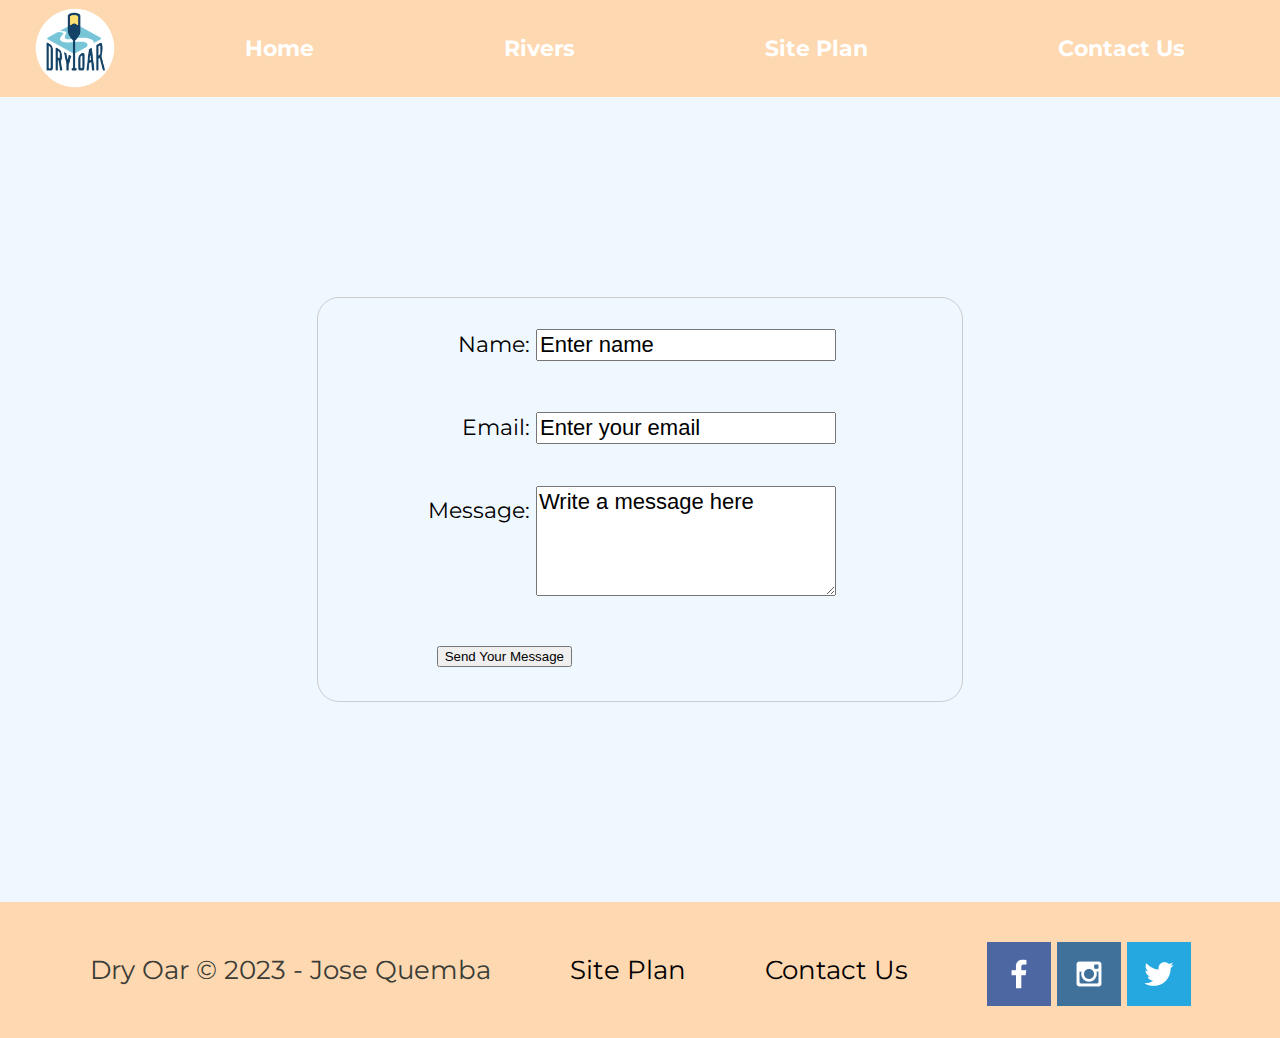
<file: wwr/contactus.html>
<!DOCTYPE html>
<html lang="en">
<head>
    <meta charset="UTF-8">
    <meta http-equiv="X-UA-Compatible" content="IE=edge">
    <meta name="viewport" content="width=device-width, initial-scale=1.0">
    <title>Contact Us</title>
    <link rel="stylesheet" href="styles/style.css">
</head>
<body>
    <div id="content">
        <header>
            <a id="logo_link" href="index.html"> 
                <img class="logo" src="images/logo.png" alt="Dry Oar Logo">
            </a>
            <nav>
                <a href="index.html"><strong>Home</strong></a>
                <a href="rivers.html"><strong>Rivers</strong></a>
                <a href="https://josequemba.github.io/wdd130/wwr/site-plan-rafting.html"><strong>Site Plan</strong></a>
                <a href="contactus.html"><strong>Contact Us</strong></a>
            </nav>
        </header>
    
        <div id="feedback"></div>

        <main class="form-case">
           <form action="/my-handling-form-page" method="post">
                <ul class="form-line">
                    <li>
                        <label for="name">Name:</label>
                        <input type="text" id="name" name="user_name" value="Enter name">
                    </li>
                    <li>
                        <label for="mail">Email:</label>
                        <input type="email" id="mail" name="user_email" value="Enter your email">
                    </li>
                    <li>
                        <label for="msg">Message:</label>
                        <textarea id="msg" name="user_message">Write a message here</textarea>
                    </li>
                    <li class="bottom-message">
                        <button class="bottom-self" type="submit">Send Your Message</button>
                    </li>
                </ul>
           </form>
        </main>

        <footer>
            <p>Dry Oar &copy; 2023 - Jose Quemba</p>
            <p><a href="site-plan-rafting.html">Site Plan</a></p>
            <p><a href="contactus.html">Contact Us</a></p>
            <div class="social">
                <a href="https://web.facebook.com/jose.eliud.79" target="_blank">
                    <img src="images/facebook.png" alt="Facebook icon">
                </a>
                <a href="https://www.instagram.com/jose.eliud.79/" target="_blank">
                    <img src="images/instagram.png" alt="Instagram icon">
                </a>
                <a href="https://twitter.com" target="_blank">
                    <img src="images/twitter.png" alt="WhatsApp icon">
                </a>
            </div>
        </footer>
    </div>
    <script>
        // get the feedback div element so we can do something with it.
        const feedbackElement = document.getElementById('feedback');
        // get the form so we can read what was entered in it.
        const formElement = document.forms[0];
        // add a 'listener' to wait for a submission of our form. When that happens run the code below.
        formElement.addEventListener('submit', function(e) {
            // stop the form from doing the default action.
            e.preventDefault();
            // set the contents of our feedback element to a message letting the user know the form was submitted successfully. Notice that we pull the name that was entered in the form to personalize the message!
            feedbackElement.innerHTML = 'Hello '+ formElement.user_name.value +'! Thank you for your message. We will get back with you as soon as possible!';
            // make the feedback element visible.
            feedbackElement.style.display = "block";
            // add a class to move everything down so our message doesn't cover it.
            document.body.classList.toggle('moveDown');
        });
    </script>
</body>
</html>
</file>
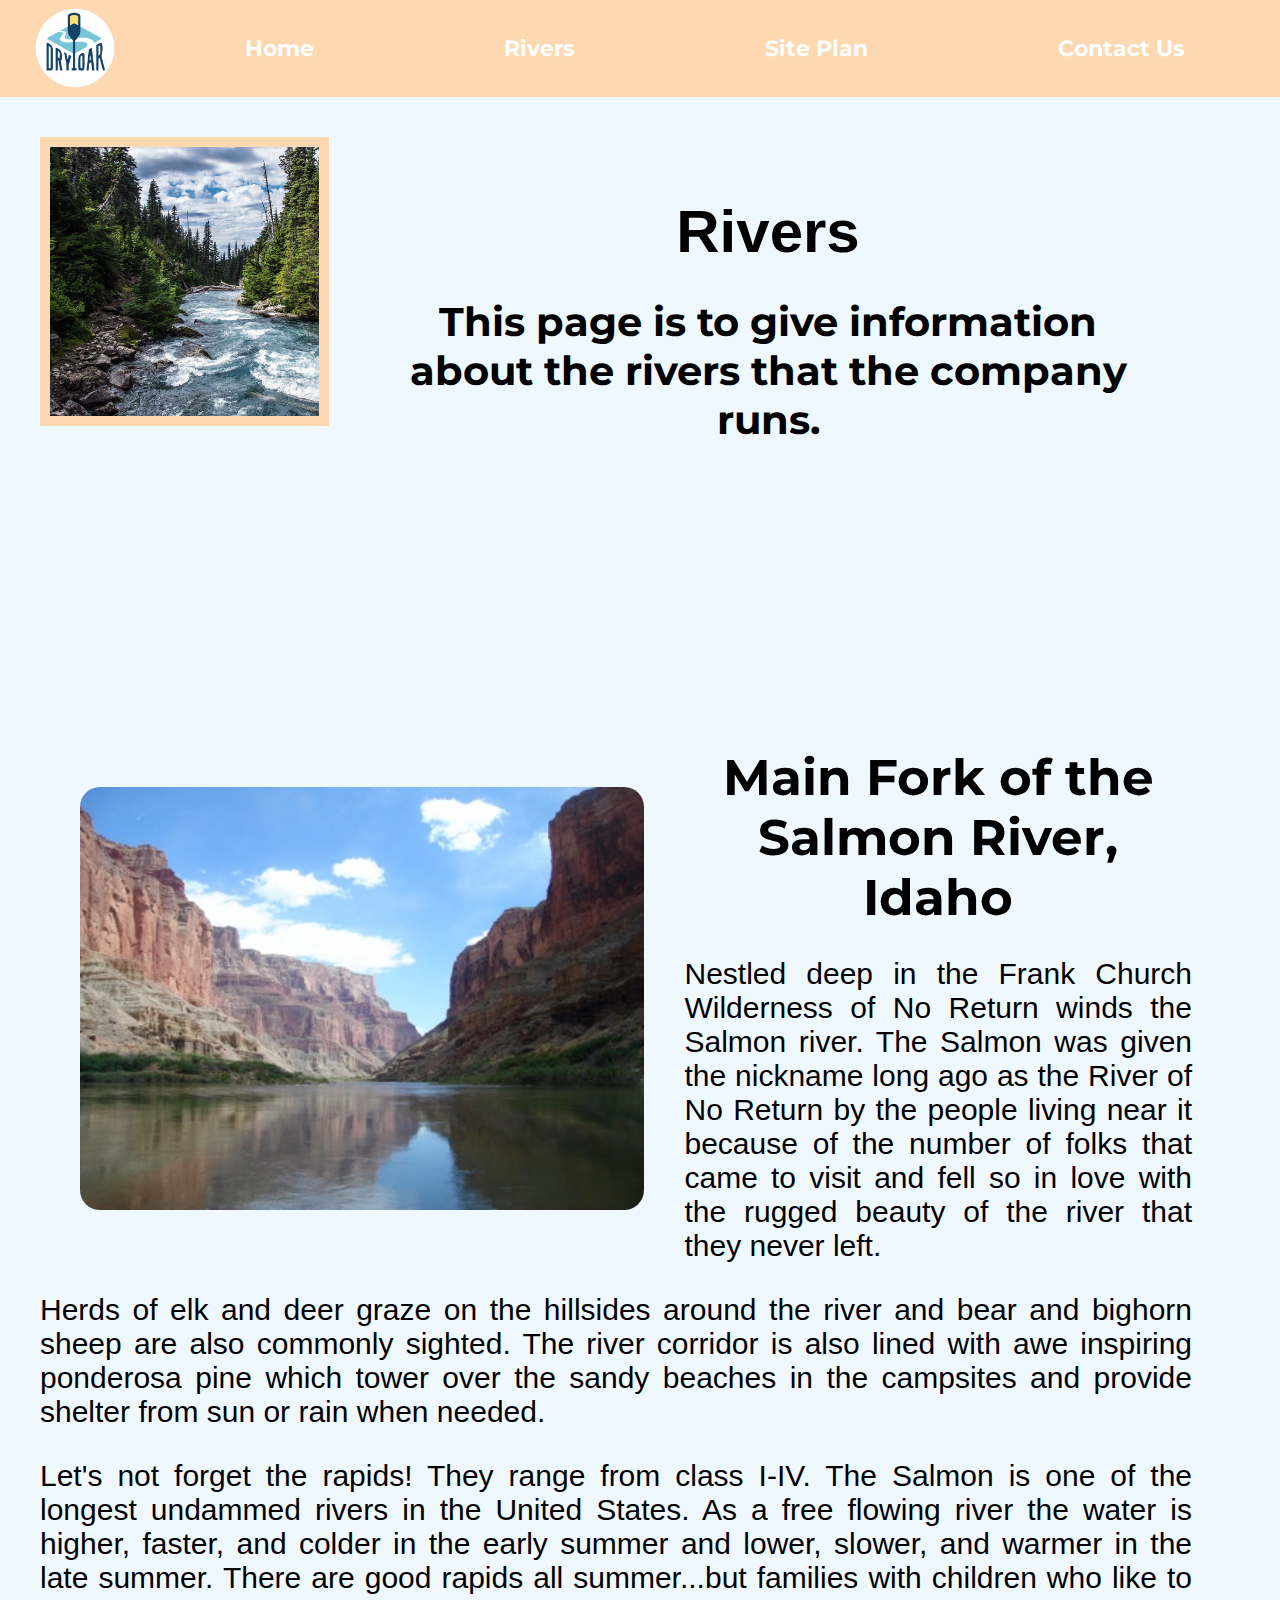
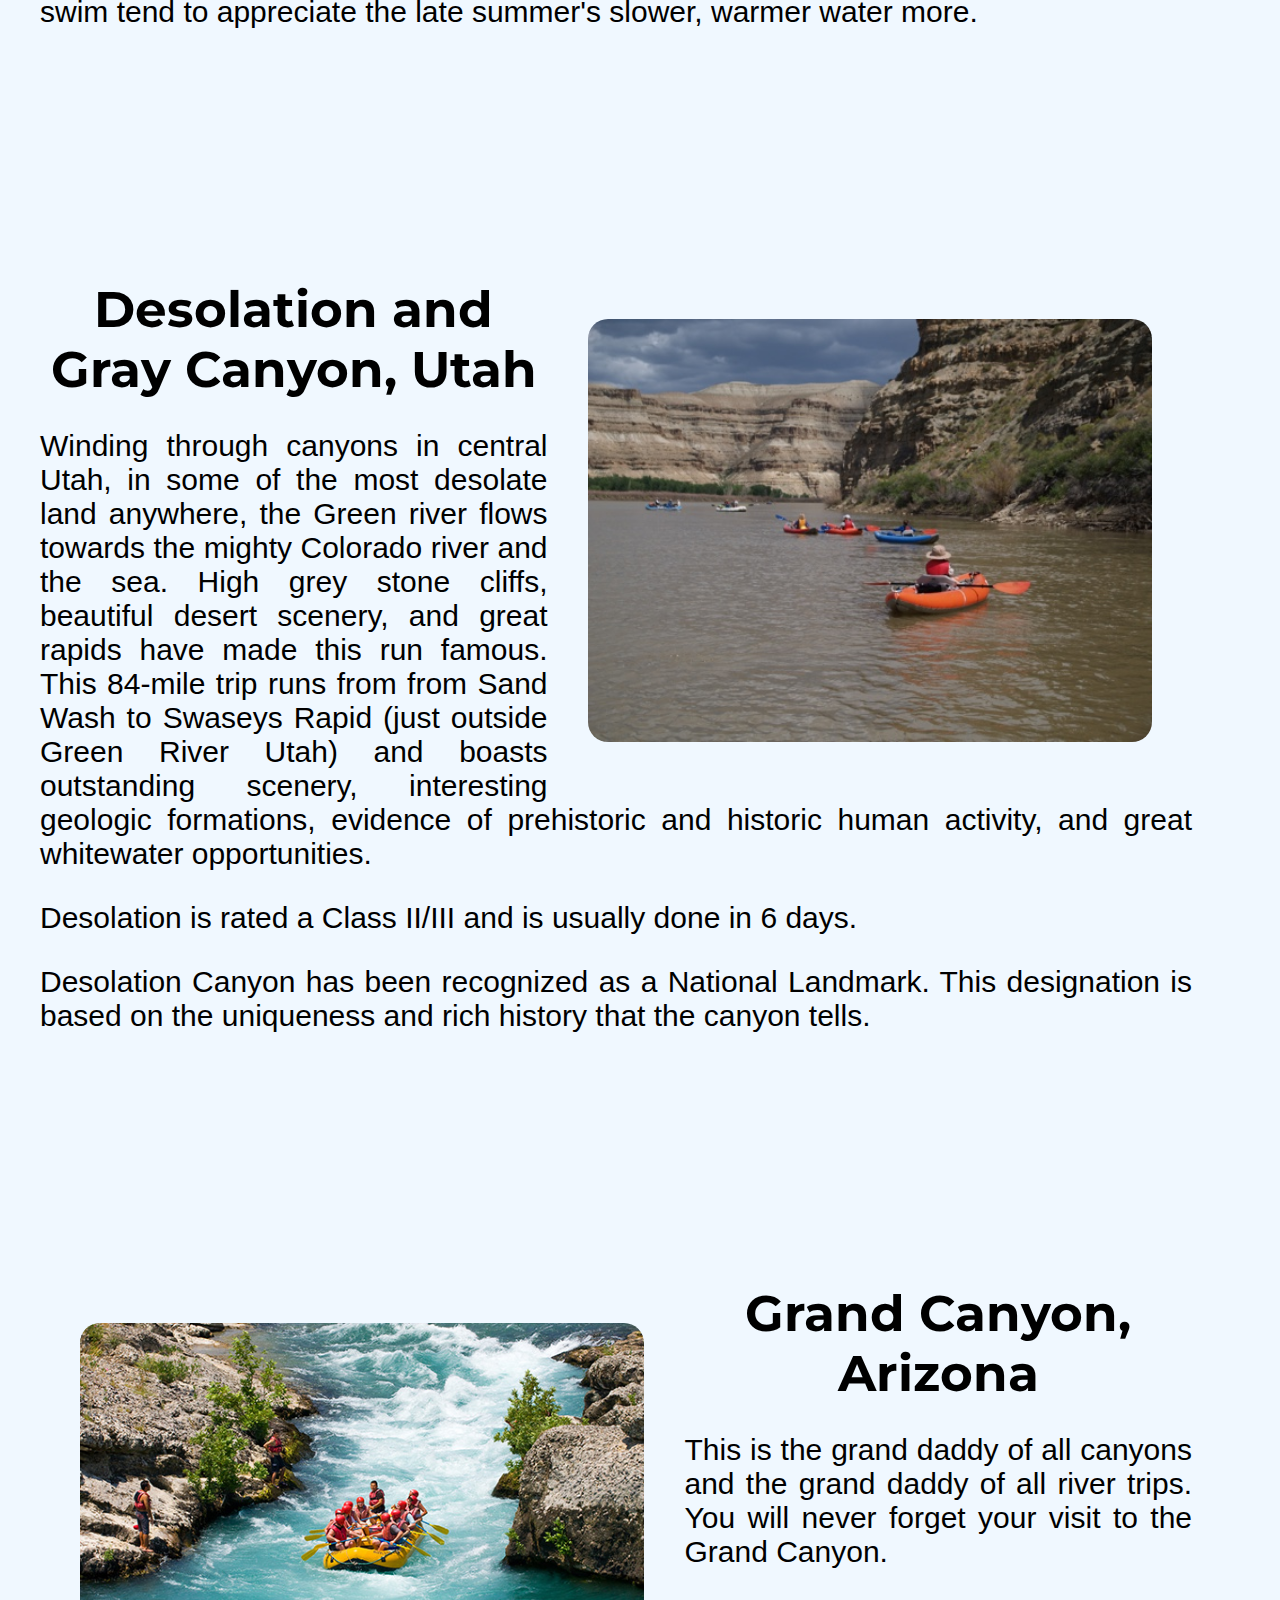
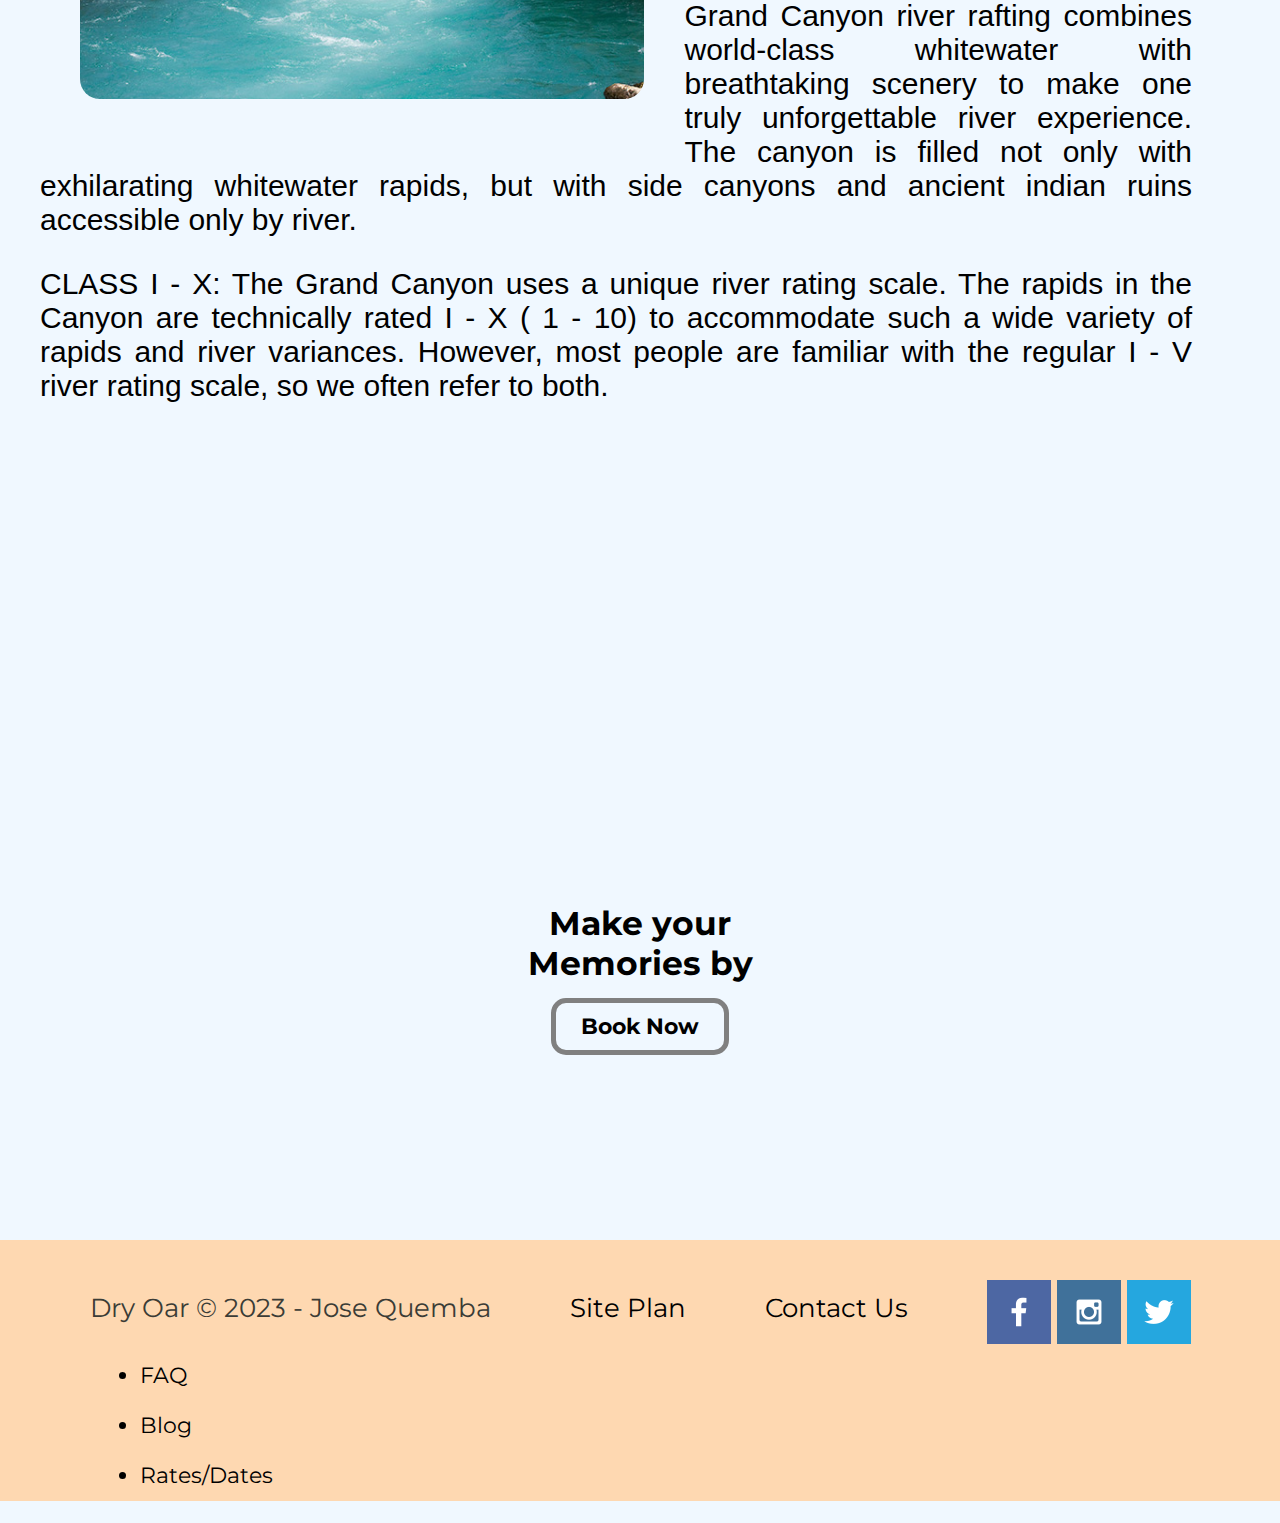
<file: wwr/rivers.html>
<!DOCTYPE html>
<html lang="en">
<head>
    <meta charset="UTF-8">
    <meta http-equiv="X-UA-Compatible" content="IE=edge">
    <meta name="viewport" content="width=device-width, initial-scale=1.0">
    <title>rivers page 2</title>
    <link rel="stylesheet" href="styles/style.css">
</head>
<body>
    <div id="content">
        <header>
            <a id="logo_link" href="index.html"> 
                <img class="logo" src="images/logo.png" alt="Dry Oar Logo">
            </a>
            <nav>
                <a href="index.html"><strong>Home</strong></a>
                <a class="spot-page-2" href="rivers.html"><strong>Rivers</strong></a>
                <a href="https://josequemba.github.io/wdd130/wwr/site-plan-rafting.html"><strong>Site Plan</strong></a>
                <a href="contactus.html"><strong>Contact Us</strong></a>
            </nav>
        </header>
        <div class="top-header">
            <img class="card-img-top" src="images/rivers.jpg" alt="river in forest">
            <h1 class="title-river">Rivers</h1>
            <h1 class="info">This page is to give information about the rivers that the company runs.</h1>
        </div>
        <main class="learn">

            <section class="first">
                <img class="card-img-first" src="images/salmon-river.jpg" alt="river">
                <div class="learn-title"><h2>Main Fork of the Salmon River, Idaho</h2></div>
                <p class="learn-content">Nestled deep in the Frank Church Wilderness of No Return winds the Salmon river. The 
                    Salmon was given the nickname long ago as the River of No Return by the people living near it because of 
                    the number of folks that came to visit and fell so in love with the rugged beauty of the river that they 
                    never left.</p>

                <p class="learn-content">Herds of elk and deer graze on the hillsides around the river and bear and bighorn sheep are also commonly 
                    sighted. The river corridor is also lined with awe inspiring ponderosa pine which tower over the sandy 
                    beaches in the campsites and provide shelter from sun or rain when needed.</p>
                    
                <p class="learn-content">Let's not forget the rapids! They range from class I-IV. The Salmon is one of the longest 
                    undammed rivers in the United States. As a free flowing river the water is higher, faster, 
                    and colder in the early summer and lower, slower, and warmer in the late summer. There are 
                    good rapids all summer...but families with children who like to swim tend to appreciate the 
                    late summer's slower, warmer water more.</p>
            </section>

            <section class="second">
                <img class="card-img-second" src="images/canyon-river.jpg" alt="river">
                <div class="learn-title"><h2>Desolation and Gray Canyon, Utah</h2></div>
                <p class="learn-content">Winding through canyons in central Utah, in some of the most desolate land 
                    anywhere, the Green river flows towards the mighty Colorado river and the sea. High grey stone 
                    cliffs, beautiful desert scenery, and great rapids have made this run famous. This 84-mile trip 
                    runs from from Sand Wash to Swaseys Rapid (just outside Green River Utah) and boasts outstanding
                     scenery, interesting geologic formations, evidence of prehistoric and historic human activity, 
                     and great whitewater opportunities.</p>

                <p class="learn-content">Desolation is rated a Class II/III and is usually done in 6 days.</p>

                <p class="learn-content">Desolation Canyon has been recognized as a National Landmark. This designation is based on the 
                    uniqueness and rich history that the canyon tells.</p>
            </section>

            <section class="third">
                <img class="card-img-third" src="images/arizona-river.jpg" alt="river">
                <div class="learn-title"><h2>Grand Canyon, Arizona</h2></div>
                <p class="learn-content">This is the grand daddy of all canyons and the grand daddy of all river 
                    trips. You will never forget your visit to the Grand Canyon.
                    
                <p class="learn-content">Grand Canyon river rafting combines world-class whitewater with breathtaking scenery to make
                     one truly unforgettable river experience. The canyon is filled not only with exhilarating 
                     whitewater rapids, but with side canyons and ancient indian ruins accessible only by river.
                    
                <p class="learn-content">CLASS I - X: The Grand Canyon uses a unique river rating scale. The rapids in the Canyon are 
                    technically rated I - X ( 1 - 10) to accommodate such a wide variety of rapids and river 
                    variances. However, most people are familiar with the regular I - V river rating scale, so 
                    we often refer to both.
                </p>  
            </section>

            <section class="forth">
                <h2 class="above-bottom">Make your Memories by</h2>
                <div class="book-bott">
                    <a class="book-bl" href="rivers.html"><strong>Book Now</strong></a>
                </div>
            </section>
        </main>

        <footer>
            <p>Dry Oar &copy; 2023 - Jose Quemba</p>
            <p><a href="site-plan-rafting.html">Site Plan</a></p>
            <p><a href="contactus.html">Contact Us</a></p>
            <div class="social">
                <a href="https://web.facebook.com/jose.eliud.79" target="_blank">
                    <img src="images/facebook.png" alt="Facebook icon">
                </a>
                <a href="https://www.instagram.com/jose.eliud.79/" target="_blank">
                    <img src="images/instagram.png" alt="Instagram icon">
                </a>
                <a href="https://twitter.com" target="_blank">
                    <img src="images/twitter.png" alt="WhatsApp icon">
                </a>
            </div>
        </footer>
        <div class="more-links">
            <ul>
                <li><a class="link-f" href="#">FAQ</a></li>
                <li><a class="link-f" href="#">Blog</a></li>
                <li><a class="link-f" href="#">Rates/Dates</a></li>
            </ul>
        </div>
    </div>
</body>
</html>
</file>
<file: ANG/styles/styles.css>
@import url('https://fonts.googleapis.com/css2?family=GFS+Didot&display=swap');
@import url('https://fonts.googleapis.com/css2?family=Signika+Negative&display=swap');

:root {
    /* change the values below to your colors from your palette */
    --primary-color: #ff0000   ;
    --secondary-color: #ffd800 ;
    --accent1-color: #003153;
    --accent2-color: ffffff;
  
    /* change the values below to your chosen font(s) */
    --heading-font: Signika Negative, sans-serif;
    --paragraph-font: GFS Didot, serif;
  
    /* these colors below should be chosen from among your palette colors above */
    --headline-color-on-white: #003153;  /* headlines on a white background */ 
    --headline-color-on-color: white; /* headlines on a colored background */ 
    --paragraph-color-on-white: #003153; /* paragraph text on a white background */ 
    --paragraph-color-on-color: white; /* paragraph text on a colored background */ 
    --paragraph-background-color: #ff0000  ;
    --nav-link-color: #ffffff;
    --nav-background-color: #003153;
    --nav-hover-link-color: #ffffff;
    --nav-hover-background-color: #003153;
  }

body {
    max-width: 1600px;
    min-height: 0px;
    margin: 0px;
    padding: 0px;
    box-sizing: border-box;
}
.whole-page {
    width: 100%;
    display: grid;
    grid-template-columns: 17.3% 32.7% 32.7% 17.3%;
    grid-template-rows: repeat(15, 65px);
    box-sizing: border-box;
}

/*---Navegation bar---*/
header {
    width: 100%;
    grid-row: 1/3;
    grid-column: 1/5;


    display: grid;
    grid-template-columns: repeat(6, 1fr);
    grid-template-rows: 85px 60px;
    box-sizing: border-box;
    border-bottom: 1px solid #ffd800;
}
nav {
    width: 100%;
    grid-row: 1/2;
    grid-column: 1/7;
    box-sizing: border-box;

    color: #f2f2f2;
    text-align: center;
    padding: 5px 10px;
   
    font-size: 17px;
    background-color: #ff0000;
    border-bottom: 1px solid #003153;

    display:grid;
    grid-template-columns: repeat(10, 10%);
    grid-template-rows: repeat(5, 17px);
    min-height: 0px;
    display: flex;
    align-content: space-around;
}

.logo-Angola {
    width: 75px;
    grid-row: 4/5;
    grid-column: 1/2;
    border-radius: 100%;
}
nav div {
    margin-top: 10px;
    width: 100%;
    grid-row: 1/6;
    grid-column: 2/3;
    font-family: Negative, sans-serif;
}
nav div h2 {
    text-align: left;
    font-size: 15px;
    width: 100%;
    height: 8px;
}
nav a:nth-of-type(2) {
    width: 100%;
    text-decoration: none;
    font-family: Negative, sans-serif;
    color: #ffffff;
    font-size: 20px;
    text-align: center;
    margin: auto;
}
nav a:nth-of-type(3) {
    width: 100%;
    text-decoration: none;
    font-family: Negative, sans-serif;
    color: #ffffff;
    font-size: 20px;
    text-align: center;
    margin: auto;
}
nav a:nth-of-type(4) {
    width: 100%;
    text-decoration: none;
    font-family: Negative, sans-serif;
    color: #ffffff;
    font-size: 20px;
    text-align: center;
    margin: auto;
}
nav a:nth-of-type(2):hover, nav a:nth-of-type(3):hover, nav a:nth-of-type(4):hover {
    color: #003153;
    padding: 20px;
}
.lower-bar {
    grid-row: 2/3;
    grid-column: 1/7;
    background-color: rgb(255,255,0, 0.8);
}
.trasparent-map {
    grid-row: 2/3;
    grid-column: 4/6;
    z-index: -1;
    width: 100%;
    height: 100%;
    overflow: hidden;
}


/*---Main part---*/
.main-items {
    margin-top: 15px;
    width: 100%;
    grid-row: 3/17;
    grid-column: 2/4;
    height: 100%;
    
    border-left: 1px solid rgb(0,49,83,0.5);
    border-right: 1px solid rgb(0,49,83,0.5);
    background-color: rgb(0,49,83, 0.2);
    z-index: -2;

    min-height: 0px;
    padding: 0px;
    display: flex;
    flex-wrap: wrap;
}
.main-items h1 {
    text-align: center;
    margin: auto;
    font-size: 2em;
    font-family: "Signika Negative", sans-serif; 
    margin-top: 100px;
    margin-bottom: 100px;
    width: 100%;
    
}
.p-1 {
    font-size: 139%;
    font-family: "GFS Didot", serif;
    text-align: justify;
    padding: 15px;
    width:490px;
} 
.main-items img {
    padding: 15px;
    width:50%;
}
.p-2 {
    font-size: 139%;
    font-family: "GFS Didot", serif;
    text-align: justify;
    padding: 15px;
    width:490px;
} 
.p-3 {
    font-size: 139%;
    font-family: "GFS Didot", serif;
    text-align: justify;
    padding: 15px;
    width:490px;
} 
.p-4 {
    font-size: 139%;
    font-family: "GFS Didot", serif;
    text-align: justify;
    padding: 15px;
    width: 100%;
} 
/*---slide part---*/
.slide {
    margin-top: 15px;
    width: 100%;
    grid-row: 17/23;
    grid-column: 2/4;
    height: 100%;
    
    border-left: 1px solid rgb(0,49,83, 0.5);
    border-right: 1px solid rgb(0,49,83, 0.5);
    background-color: rgb(0,49,83, 0.2);

    min-height: 0px;
    padding: 0px;
}
* {box-sizing:border-box}

/* Slideshow container */
#slideshow-container {
  max-width: 50%;
  position: relative;
  margin: auto;
  margin-top: 100px;
}
#slideshow-container img {
   width: 100%;
}
  
/* Hide the images by default */
.mySlides {
    display: none;
}
/* Next & previous buttons */
.prev, .next {
    cursor: pointer;
    position: absolute;
    top: 50%;
    width: auto;
    margin-top: -22px;
    padding: 16px;
    color: white;
    font-weight: bold;
    font-size: 18px;
    transition: 0.6s ease;
    border-radius: 0 3px 3px 0;
    user-select: none;
}
/* Position the "next button" to the right */
.next {
    right: 0;
    border-radius: 3px 0 0 3px;
  }
  
  /* On hover, add a black background color with a little bit see-through */
.prev:hover, .next:hover {
    background-color: rgba(0,0,0,0.8);
}
/* Caption text */
.text {
    color: #f2f2f2;
    font-size: 15px;
    padding: 8px 12px;
    position: absolute;
    bottom: 8px;
    width: 100%;
    text-align: center;
}
/* Number text (1/3 etc) */
.numbertext {
    color: #f2f2f2;
    font-size: 12px;
    padding: 8px 12px;
    position: absolute;
    top: 0;
}
/* The dots/bullets/indicators */
.dot {
    cursor: pointer;
    height: 15px;
    width: 15px;
    margin: 0 2px;
    background-color: #bbb;
    border-radius: 50%;
    display: inline-block;
    transition: background-color 0.6s ease;
    margin-bottom: 100px;
}
.active, .dot:hover {
    background-color: #717171;
}
  
/* Fading animation */
.fade {
    animation-name: fade;
    animation-duration: 1.5s;
}

footer {
    width: 100%;
    grid-row: 23/24;
    grid-column: 1/5;
    height: 100%;
    
    border-left: 1px solid rgb(0,49,83);
    border-right: 1px solid rgb(0,49,83);
    background-color: rgb(0,49,83);

    min-height: 0px;
    padding: 0px;

    font-family: "Signika Negative", sans-serif;
    color: #ffffff;

    display: grid;
    grid-template-columns: repeat(3, 1fr) ;
    border: 5px white;
}
.footer-1 {
    text-align: center;
    border-right: 1px solid white;
}
.footer-1 p {
    margin-top: 50px;
}

.footer-2 {
    margin-left: 10px;
}
.footer-2 ul {
    margin-left: -20px;
    line-height: 40px;
}

.footer-3 {
    margin-left: 10px;
}
.facebook-bottom {
    width: 150px;
    border: 1px solid white;
    display: flex;
    border-radius: 5px;
    box-sizing: border-box;
}
.facebook-bottom img {
    width: 60%;
    padding-left: 6px;
    padding-top: 6px;
    padding-right: 6px;
}
.facebook-bottom a {
    font-family: "Signika Negative", sans-serif;
    color: #ffffff;
    text-decoration: none;
    font-size: .8em;
    padding-right: 6px;
}

.instagram-bottom {
    width: 150px;
    border: 1px solid white;
    display: flex;
    border-radius: 5px;
    box-sizing: border-box;
}
.instagram-bottom img {
    width: 60%;
    padding-left: 6px;
    padding-top: 6px;
    padding-right: 6px;
}
.instagram-bottom a {
    font-family: "Signika Negative", sans-serif;
    color: #ffffff;
    text-decoration: none;
    font-size: .8em;
    padding-right: 6px;
}

.twitter-bottom {
    width: 150px;
    border: 1px solid white;
    display: flex;
    border-radius: 5px;
    box-sizing: border-box;
}
.twitter-bottom img {
    width: 60%;
    padding-left: 6px;
    padding-top: 6px;
    padding-right: 6px;
}
.twitter-bottom a {
    font-family: "Signika Negative", sans-serif;
    color: #ffffff;
    text-decoration: none;
    font-size: .8em;
    padding-right: 6px;
}
.site-plan {
    font-family: "Signika Negative", sans-serif;
    color: #ffffff;
    margin-bottom: 10px;
}
.footer-3 a {
    font-family: "Signika Negative", sans-serif;
    color: #ffffff;
    text-decoration: none;
}
.twitter-bottom, .facebook-bottom, .instagram-bottom {
    margin-bottom: 10px;
}
.twitter-bottom:hover, .facebook-bottom:hover, .instagram-bottom:hover {
    background-color: #ffd800;
}
.site-plan a:hover {
    color: #ffd800;
}

/*---Second--Page---*/
.major-cities { 
    margin: 0px;
    padding: 0px;

    width: 100%;
    grid-row: 3/17;
    grid-column: 1/5;
    height: 100%;

    display: grid;
    grid-template-columns: 30% 40% 30%;
    grid-template-rows: 100px 100px 600px 100px 100px 100px;
}

.head-city {
    grid-row: 1/2;
    grid-column: 2/3;
}
.head-city h1 {
    margin-top: 100px;
    grid-row: 1/2;
    grid-column: 2/3;
    text-align: center;
    font-family: "Signika Negative", sans-serif;
    font-size: 1.5em;
}
.head-city p {
    grid-row: 2/3;
    grid-column: 2/3;
    text-align: center;
    font-family: "GFS Didot", serif;
}

.tab-v {
    margin-top: 100px;
    width: 99%;
    grid-row: 3/5;
    grid-column: 1/4;
    margin-left: .5%;
    overflow: hidden;
}
.vert-tab-container {
    float: left;
    border: 1px solid #ccc;
    background-color: #f1f1f1;
    width: 30%;
    height: 100%;
}
.vert-tab-container button {
    font-family: "Signika Negative", sans-serif;
    font-size: 1.2em;
    display: block;
    background-color: inherit;
    color: black;
    padding: 22px 16px;
    width: 100%;
    border: none;
    outline: none;
    text-align: left;
    cursor: pointer;
    transition: 0.3s;
}
.vert-tab-container button:hover {
    background-color: #ffffff;
}
.vert-tab-container button.active {
    background-color: #ffffff;
}
.tab-v .tabcontent {
    float: left;
    padding: 0px 12px;
    border: 1px solid #ccc;
    width: 70%;
    border-left: none;
    height: 100%;
    overflow-y:scroll;
}

.tab-v h3 {
    font-family: "Signika Negative", sans-serif;
    font-size: 1.5em;
}
.tab-v p {
    font-family: "GFS Didot", serif;
    font-size: 100%;
    text-align: justify;
    padding: 10px;
}
.tab-v img {
    float: right;
    width: 40%;
    padding: 10px 10px 10px 10px;
}

/*---3ºpage---*/

.main-place{
    grid-row: 3/4;
    grid-column: 2/4;

    grid-template-columns: 10% 80% 10%;
    grid-template-rows: 10% 10% 6% 64% 10%;
}
.head-places {
    grid-area: 1/2/2/3;
}
.head-places h1{
    font-family: "Signika Negative", sans-serif;
    font-size: 1.5em;
    text-align: center;
    padding-top: 50px;
}
.head-places p{
    font-family: "GFS Didot", serif;
    font-size: 100%;
    text-align: center;
    padding-bottom: 50px;
}
.main-place .tab {
    overflow: hidden;
    border: 1px solid #ccc;
    background-color: #f1f1f1;
}
.main-place .tab button {
    background-color: inherit;
    float: left;
    border: none;
    outline: none;
    cursor: pointer;
    padding: 14px 16px;
    transition: 0.3s;
    width: 14.28%;
    font-family: "GFS Didot", serif;
    font-size: 85%;
}
.main-place .tab button:hover {
    background-color: #ddd;
    padding: 24px;
}
.main-place .tab button.active {
    background-color: #ccc;
}
.main-place .tabcontent {
    display: none;
    padding: 6px 12px;
    border: 1px solid #ccc;
    border-top: none;
    height: 600px;
    overflow: scroll;
}
.main-place .tabcontent {
    animation: fadeEffect 1s; /* Fading effect takes 1 second */
}

.main-place h3 {
    font-family: "Signika Negative", sans-serif;
    font-size: 1.4em;
    text-align: center;
}
.main-place p {
    font-family: "GFS Didot", serif;
    font-size: 1em;
}
.main-place img {
    width: 50%;
    margin: 0 auto;
    margin-left: 25%;
}
.footer-place {
    margin-top: 300px;
    height: 50%;
}

/* Go from zero to full opacity */
@keyframes fadeEffect {
  from {opacity: 0;}
  to {opacity: 1;}
}

@keyframes fade {
    from {opacity: .4}
    to {opacity: 1}
}
/* On smaller screens, decrease text size */
@media only screen and (max-width: 300px) {
    .prev, .next,.text {font-size: 11px}
}
</file>
<file: wwr/styles/style.css>
/*In that rule, let's set the max-width of the page to 1600px. Doing it on that <div> will make sure that no element on the page can be wider than that.*/
@import url('https://fonts.googleapis.com/css2?family=Montserrat:wght@300;400&display=swap'); 

#logo_link {
    padding-top: 5px;
    justify-self: center;
    align-self: center;
}

h2 {
    margin: 0; 
}

#hero-msg h4, #hero-msg a {
    font-family: Montserrat, sans-serif;
}

.home-grid {
    font-family: Montserrat, sans-serif;
    display: grid;
    grid-template-columns: repeat(10, 1fr);
}

.card-img, .mountains {
    width: 100%;
}

.rivers-card {
    grid-column: 2/4;
    grid-row: 2/3;
}

.camping-card {
    grid-column: 5/7;
    grid-row: 2/3;
}

.rapids-card {
    grid-column: 8/10;
    grid-row: 2/3;
}

#background {
    grid-column: 1/11;
    grid-row: 4/9;
}

.mountains {
    grid-column: 2/7;
    grid-row: 5/8;
    box-shadow: 5px 5px 10px #6f7364;
}

#content {
    font-family: Montserrat, sans-serif;
}

body {
    background-color: #f0f8ff;
    font-size: 22px;
    margin: 0;
    padding: 0;
}

header {
    background-color:#fed8b1;
    display: grid;
    grid-template-columns: 150px auto;
}

#hero {
    display: grid;
    grid-template-columns: 1fr 3fr 1fr;  
    margin-top: -100px;
}

#hero-box {
    grid-column: 1/4; 
    grid-row: 1/3;
    z-index: -1;
}

#hero-msg {
    grid-column: 2/3; 
    grid-row: 1/2;
    margin-top: 100px;
}

#hero-msg h4 {
    color: white;
}

nav {
    display: flex;
    justify-content: space-around;
}

#content {
    max-width: 1600px;
    margin: 0 auto;
}

nav a {
    text-align: center;
    color: white;
    text-decoration: none;
    padding: 35px;
}

nav a:hover {
    background-color: #f0f8ff;
    color:black;
}

.book, .join {
    background-color: #fed8b1;
    color:#3b3c36;
    text-decoration: none;
    font-family: Montserrat, sans-serif;
    font-size: 18px;
    padding: 15px 30px;
    margin-top: 50px;
    border-radius: 5px;
}

.book:hover, .join:hover {
    background-color: #f0f8ff;
    color:#3b3c36;
}

#hero-msg h1, #hero-msg h4 {
    text-align: center;
}

.button-box {
    text-align: center;
}

main section {
    text-align: center;
}

#background {
    height: 725px;
}

.msg {
    background-color: #fed8b1;
    line-height: 1.5em;
    padding: 35px;
    grid-column: 6/10;
    grid-row: 6/7;
    box-shadow: 5px 5px 10px #6f7364;
}

footer {
    background-color: #fed8b1;
    color: #3b3c36;
    font-family: Montserrat, sans-serif;
    padding: 25px 50px;
    margin-top: 200px;
    display: flex;
    justify-content: space-around;
    align-items: center;
}

#hero-img {
    width: 100%;
}

.home-title {
    color: white;
    font-family: sans-serif, 'Lucida Sans', 'Lucida Sans Regular', 'Lucida Grande', 'Lucida Sans Unicode', Verdana;
    font-size: 2em;
    margin-top: 10px;
}

h4 {
    color: black;
}

.msg h2 {
    color: black;
    font-family: sans-serif, 'Lucida Sans', 'Lucida Sans Regular', 'Lucida Grande', 'Lucida Sans Unicode', Verdana;
}

.msg p {
    color: black;
    font-family: Montserrat, sans-serif;
    font-size: .8em;
    padding-bottom: 15px;
}

footer a {
    color: black;
    text-decoration: none;
}

footer a:hover {
    color: #3b3c36;
}

.logo {
    width: 80px;
}

.icon { 
    width: 80px;
    padding-top: 10px;
}

footer p {
    font-size: 1.2em;
}

footer p a:hover {
    text-decoration: underline;
}

footer .social img {
    padding-top: 15px;
}

.rivers-card, .camping-card, .rapids-card {
    margin: 200px 0;
}

.card-img {
    border: 10px solid #fed8b1;
    transition: transform .5s;
    box-shadow: 5px 5px 10px #6f7364;
}

.card-img:hover {
   opacity: 60%;
   transform: scale(1.1);
}

main section img {
    box-sizing: border-box;
}

/*------------------------NEW-PAGE2-------------------------*/

/*---top-header---*/
.top-header {
    width: 90%;
    display:grid;
    grid-template-columns: repeat(3, 1fr);
    grid-template-rows: 50px 50px 50px;
}
.card-img-top {
    width: 70%;
    border: 10px solid #fed8b1;
    margin-top: 40px;
    margin-left: 40px;
    grid-column: 1/2;
    grid-row: 1/3
}
.title-river {
    font-family: sans-serif, 'Lucida Sans', 'Lucida Sans Regular', 'Lucida Grande', 'Lucida Sans Unicode', Verdana;
    grid-column: 2/4;
    grid-row: 1/2;
    text-align: center;
    margin-top: 100px;
    font-size: 60px;
}
.info {
    font-family: Montserrat, sans-serif;
    grid-column: 2/4;
    grid-row: 2/3;
    text-align: center;
    margin-top: 150px;
    font-size: 40px;
}

/*---first-section---*/
.first {
    width: 90%;
    margin-top: 500px;
    margin-left: 40px;
}
.card-img-first {
    width: 49%;
    margin: 40px 40px 40px;
    border-radius: 20px;
    float:left;
}
.learn-title {
    font-family: Montserrat, sans-serif;
    font-size: 33px;   
}
.learn-content {
    font-family: sans-serif, 'Lucida Sans', 'Lucida Sans Regular', 'Lucida Grande', 'Lucida Sans Unicode', Verdana;
    font-size: 30px;
    text-align: justify;
}

/*---second-section---*/
.second {
    width: 90%;
    margin-top: 250px;
    margin-left: 40px;
}
.card-img-second {
    width: 49%;
    margin: 40px 40px 40px;
    border-radius: 20px;
    float: right;
}

/*---third-section---*/
.third {
    width: 90%;
    margin-top: 250px;
    margin-left: 40px;
}
.card-img-third {
    width: 49%;
    margin: 40px 40px 40px;
    border-radius: 20px;
    float: left;
}

/*---Bottom-and-footer-additions---*/
.forth {
    margin-top: 500px;
}
.above-bottom {
    margin: 0 auto;
    font-family: Montserrat, sans-serif;
    text-align: center;
    width: 350px;
    margin-bottom: 30px;
}

.book-bl {
    font-family: Montserrat, sans-serif;
    text-decoration: none;
    color: black;
    border: 5px solid gray;
    padding: 10px 25px;
    border-radius: 15px;
}

.book-bl:hover {
    color: white;
    background-color: #fed8b1;
}

.more-links {
    background-color: #fed8b1;
}

.link-f {
    text-decoration: none;
    color: black;
}

ul {
    margin-left: 100px;
    margin-top: -25px;
    line-height: 50px;
    color: black;
}

/*---Contact-Us-Page---*/

#feedback {
    background-color: antiquewhite;
    position: absolute;
    top: 0;
    left: 0;
    right: 0;
    padding: .5em;
    /* make this element invisible until we are ready for it */
    display: none;      
}

.moveDown {
    margin-top: 3em;
}

.form-case {
    margin: 0 auto;
    width: 700px;
    margin-top: 200px;
} 
 
form {
    margin: 0 auto;
    width: 600px;
    padding: 1em;
    border: 1px solid #ccc;
    border-radius: 1em; 
}

.form-line {
    list-style: none;
    padding: 0;
    margin: 0;
}

form li + li {
    margin-top: 1.5em;
}

label {
    display: inline-block;
    width: 190px;
    text-align: right;
}

input, textarea {
    font: 1em sans-serif;
    width: 300px;
    box-sizing: border-box;
}

input:focus,
textarea:focus {
    border-color: #000;
}

textarea {
    vertical-align: top;
    height: 5em;
}

.bottom-message {
    padding-left: 90px;
}

.bottom-self {
    margin-left: 0.5em;
}

@media screen and (max-width: 900px) {
    #hero, .home-grid {
        display: block;
        height: auto;
    }
    nav, footer {
        flex-direction: column;
    }
    nav a {
        display: block;
        padding: 15px;
    }
    #hero {
        margin-top: 0;
    }
    #hero-msg {
        margin-top: 0;
    }
    #hero-msg h4 {
        display: none;
    }
    .home-title {
        font-size: 25px;
        color: #6f7364;
    }
    .rivers-card, .camping-card, .rapids-card { 
        margin: 50px auto;
        width: 60%;
    }
    #background {
        display: none;
    }
    .mountains, .msg {
        width: 80%;
        display: block;
        margin: 0 auto;
    }
    footer {
        margin-top: 25px;
    }
}
</file>
<file: ANG/styles/site-plan.css>
/* if you are using any Google fonts change the font names below to your fonts. 
Any spaces in your font name should be replaced with a +. 
Fonts are separated by a | */
@import url('https://fonts.googleapis.com/css2?family=GFS+Didot&display=swap');
@import url('https://fonts.googleapis.com/css2?family=Signika+Negative&display=swap');

:root {
  /* change the values below to your colors from your palette */
  --primary-color: #ff0000   ;
  --secondary-color: #ffd800 ;
  --accent1-color: #003153;
  --accent2-color: ffffff;

  /* change the values below to your chosen font(s) */
  --heading-font: Signika Negative, sans-serif;
  --paragraph-font: GFS Didot, serif;

  /* these colors below should be chosen from among your palette colors above */
  --headline-color-on-white: #003153;  /* headlines on a white background */ 
  --headline-color-on-color: white; /* headlines on a colored background */ 
  --paragraph-color-on-white: #003153; /* paragraph text on a white background */ 
  --paragraph-color-on-color: white; /* paragraph text on a colored background */ 
  --paragraph-background-color: #ff0000  ;
  --nav-link-color: #ffffff;
  --nav-background-color: #003153;
  --nav-hover-link-color: #ffffff;
  --nav-hover-background-color: #003153;
}


/*  Look around below...but DON'T CHANGE ANYTHING! */

body {
  max-width: 1200px;
  margin: 0 auto;
  padding: 4em;
  font-size: 18px;
  text-align: center;
}
img {
  display: block;
  margin: 0 auto;
}
h1, h2, h3, h4, h5, h6 {
  font-family: var(--heading-font);
  color: var(--headline-color-on-white);
}
h2 {
  text-align: center;
}
hr {
  height: 3px;
  margin: 35px 0;
  background: var(--accent1-color);
}
header {
  padding: 1em;
  text-align: center;
  color: var(--headline-color-on-color);
  background-color: var(--paragraph-background-color);
}
header > h1, header > h2 {
  color: var(--headline-color-on-color);
}

p {
  font-family: var(--paragraph-font);
  color: var(--paragraph-color-on-white);
  padding: 1em;
}
.colors {
  width: 100%;
  min-width: 350px;
  margin: 30px auto;
  text-align: center;
}
.colors th {
  background-color: #999;
}
.colors td{
  width: 25%;
  height: 3em;
}

.primary {
  background-color: var(--primary-color);
}
.secondary {
  background-color: var(--secondary-color);
}
.accent1 {
  background-color: var(--accent1-color);
}
.accent2{
  background-color: var(--accent2-color);
}

p.colored {
  background-color: var(--paragraph-background-color);
  color: var(--paragraph-color-on-color);
}

nav {
  background-color: var(--nav-background-color);
  line-height: 3em;
  text-align: center;
  font-size: 1.2em;
}
nav  {
  list-style-type: none;
  display: flex;

}
nav a {
  padding:1em;
  min-width: 120px;
  text-decoration: none;
  padding: 10px;

}
nav a:link, nav a:visited {
  color: var(--nav-link-color);
}
nav a:hover {
  color: var(--nav-hover-link-color);
  background-color: var(--nav-hover-background-color);
}

.sitemap {
  display: grid;
  justify-content: center;

  grid-template-columns: repeat(6, 15%);
  grid-template-rows: 3em 1.5em 1.5em 3em;
  grid-template-areas: ". . home home . ."
    ". . . top . ."
    ". left left right right ."
    "page2 page2 . . page3 page3";
}
.sitemap > div {

  text-align: center;

}
.sm-home {
  grid-area: home;
  background-color: #ccc;
  line-height: 3em;
}
.sm-page2 {
  grid-area: page2;
  background-color: #ccc;
  line-height: 3em;
}
.sm-page3 {
  grid-area: page3;
  background-color: #ccc;
  line-height: 3em;
}

.top {
  grid-area: top;
  border-left: 1px solid;
}

.left {
  grid-area: left;
  border-top: 1px solid;
  border-left: 1px solid;
}

.right {
  grid-area: right;
  border-top: 1px solid;
  border-right: 1px solid;
}
</file>
<file: positioning/positionstyles.css>
/* CSS - Name: "positionstyles.css" */
/* Activity 1 styles */
.content1 {
  /* This is the parent of the activity 1 boxes. */
  display: grid;
  grid-template-columns: 1fr 1fr;
  gap: 20px;
  justify-items: center;
}
.red1 { 
  width: 100%; 
  height: 100px; 
  background-color: red; 
  grid-column: 1/3;
} 
.green1 {
  width: 200px; 
  height: 200px; 
  background-color: green; 
} 
.yellow1 {
  width: 200px; 
  height: 200px; 
  background-color: gold; 
} 
.blue1 {
  width: 100%; 
  height: 100px; 
  background-color: blue;
  grid-column: 1/3; 
} 
/* Activity 2 styles */ 
.content2 {
  /* This is the parent of the activity 2 boxes. */
  position: relative;
  width: 100px;
  height: 700px;
}
.red2 {
  position: absolute;
  left: 0;
  top: 0;
  width: 200px; 
  height: 200px; 
  background-color: red; 
} 
.green2 { 
  position: absolute;
  left: 100px;
  top: 100px;
  width: 200px; 
  height: 200px; 
  background-color: green;
  z-index: 1; 
} 
.yellow2 {
  position: absolute;
  left: 200px;
  top: 200px;
  width: 200px; 
  height: 200px; 
  background-color: gold; 
  z-index: 2;
} 
.blue2 {
  position: absolute;
  left: 300px;
  top: 300px;
  width: 200px; 
  height: 200px; 
  background-color: blue; 
  z-index: 3;
} 
/* Activity 3 styles */ 
.content3 {
  /* This is the parent of the activity 3 boxes. */
  display: grid;
  grid-template-columns: 4fr 1fr 4fr;
  justify-items: center;
}
.red3 {
  width: 100%; 
  height: 100px; 
  background-color: red;
  grid-column: 1/4; 
} 
.green3 {
  width: 100%; 
  height: 200px; 
  background-color: green;
  grid-column: 1/2;
} 
.yellow3 {
  width: 100%; 
  height: 200px; 
  background-color: gold; 
  grid-column: 3/4;
} 
.blue3 {
  width: 100%;
  height: 100px; 
  background-color: blue;
  grid-column: 1/4;  
} 
/* Activity 4 styles */ 
.content4 {
  /* This is the parent of the activity 4 boxes. */
  display: grid;
  grid-template-columns: 1fr 1fr;
  grid-template-rows: 1fr 1fr 1fr;
  height: 400px;
}
.red4 {
  width: 100%; 
  height: 100%; 
  background-color: red;
  grid-column: 1/2;
  grid-row: 1/4;
} 
.green4 {
  width: 100%; 
  height: 100%; 
  background-color: green; 
} 
.yellow4 {
  width: 100%; 
  height: 100%; 
  background-color: gold; 
} 
.blue4 {
  width: 100%; 
  height: 100%; 
  background-color: blue; 
} 
/* Activity 5 styles */ 
.content5 {
  /* This is the parent of the activity 5 boxes. */
  height: 400px;
}
.red5 { 
  width: 100%; 
  height: 23%; 
  background-color: red; 
} 
.green5 { 
  width: 28%; 
  height: 28%; 
  background-color: green; 
  z-index: 1;
  float: left;
} 
.yellow5 {
  width: 100%; 
  background-color: gold; 
  border: 1px solid blue;
  box-sizing: border-box;
  min-height: 125px;
} 
.blue5 {
  width: 100%; 
  height: 23%; 
  background-color: blue; 
  clear: both;
} 
/* Activity 6 styles */ 
.content6 {
  /* This is the parent of the activity 6 boxes. */
  position: relative;
  width: 300px;
  height: 700px;
}
.red6 {
  position: absolute;
  top: 0;
  left: 0;
  width: 400px; 
  height: 200px; 
  background-color: red; 
} 
.green6 {
  position: absolute;
  top: 400px;
  left: 0;
  width: 200px; 
  height: 200px; 
  background-color: green;
  z-index: 2; 
} 
.yellow6 {
  position: absolute;
  top: 200px;
  left: 400px;
  width: 200px; 
  height: 400px; 
  background-color: gold; 
  z-index: 3;
} 
.blue6 {
  position: absolute;
  top: 100px;
  left: 100px;
  width: 400px; 
  height: 400px; 
  background-color: blue; 
} 


/* Do not make any changes below here */
.activity {
  width: 70%; 
  margin: 20px auto; 
  font-family: Arial, sans-serif; 
  border: 1px solid black; 
  padding: 10px; 
  clear:both; 
  overflow: auto;
} 

.hint {
  border: 1px solid grey;
  background: #e0e0e0;
  padding: .5em;
  position: relative;
  margin: 1em 0;
}
.hint h3 {
  margin: 0;
}
.hint:hover {
  background: #d0d0d0;
}
.hint > div {
  display: none;
}

.hint input[type=checkbox] {
  position: absolute;
  width: 100%;
  height: 100%;
  opacity: 0;
  z-index: 1;
  cursor: pointer;
}

.hint input[type=checkbox]:checked ~ div {
  display: block;
}

.hint i {
  position: absolute;
  transform: translate(-6px, 0);
  margin-top: 16px;
  right: 10px;
  top: -3px;
}
.hint i:before, .hint i:after {
  content: "";
  position: absolute;
  background-color: black;
  width: 3px;
  height: 9px;
}
.hint i:before {
  transform: translate(2px, 0) rotate(45deg);
}
.hint i:after {
  transform: translate(-2px, 0) rotate(-45deg);
}

.hint input[type=checkbox]:checked ~ i:before {
  transform: translate(-2px, 0) rotate(45deg);
}
.hint input[type=checkbox]:checked ~ i:after {
  transform: translate(2px, 0) rotate(-45deg);
}
.hint a {
  position: relative;
  z-index: 1;
}
</file>
